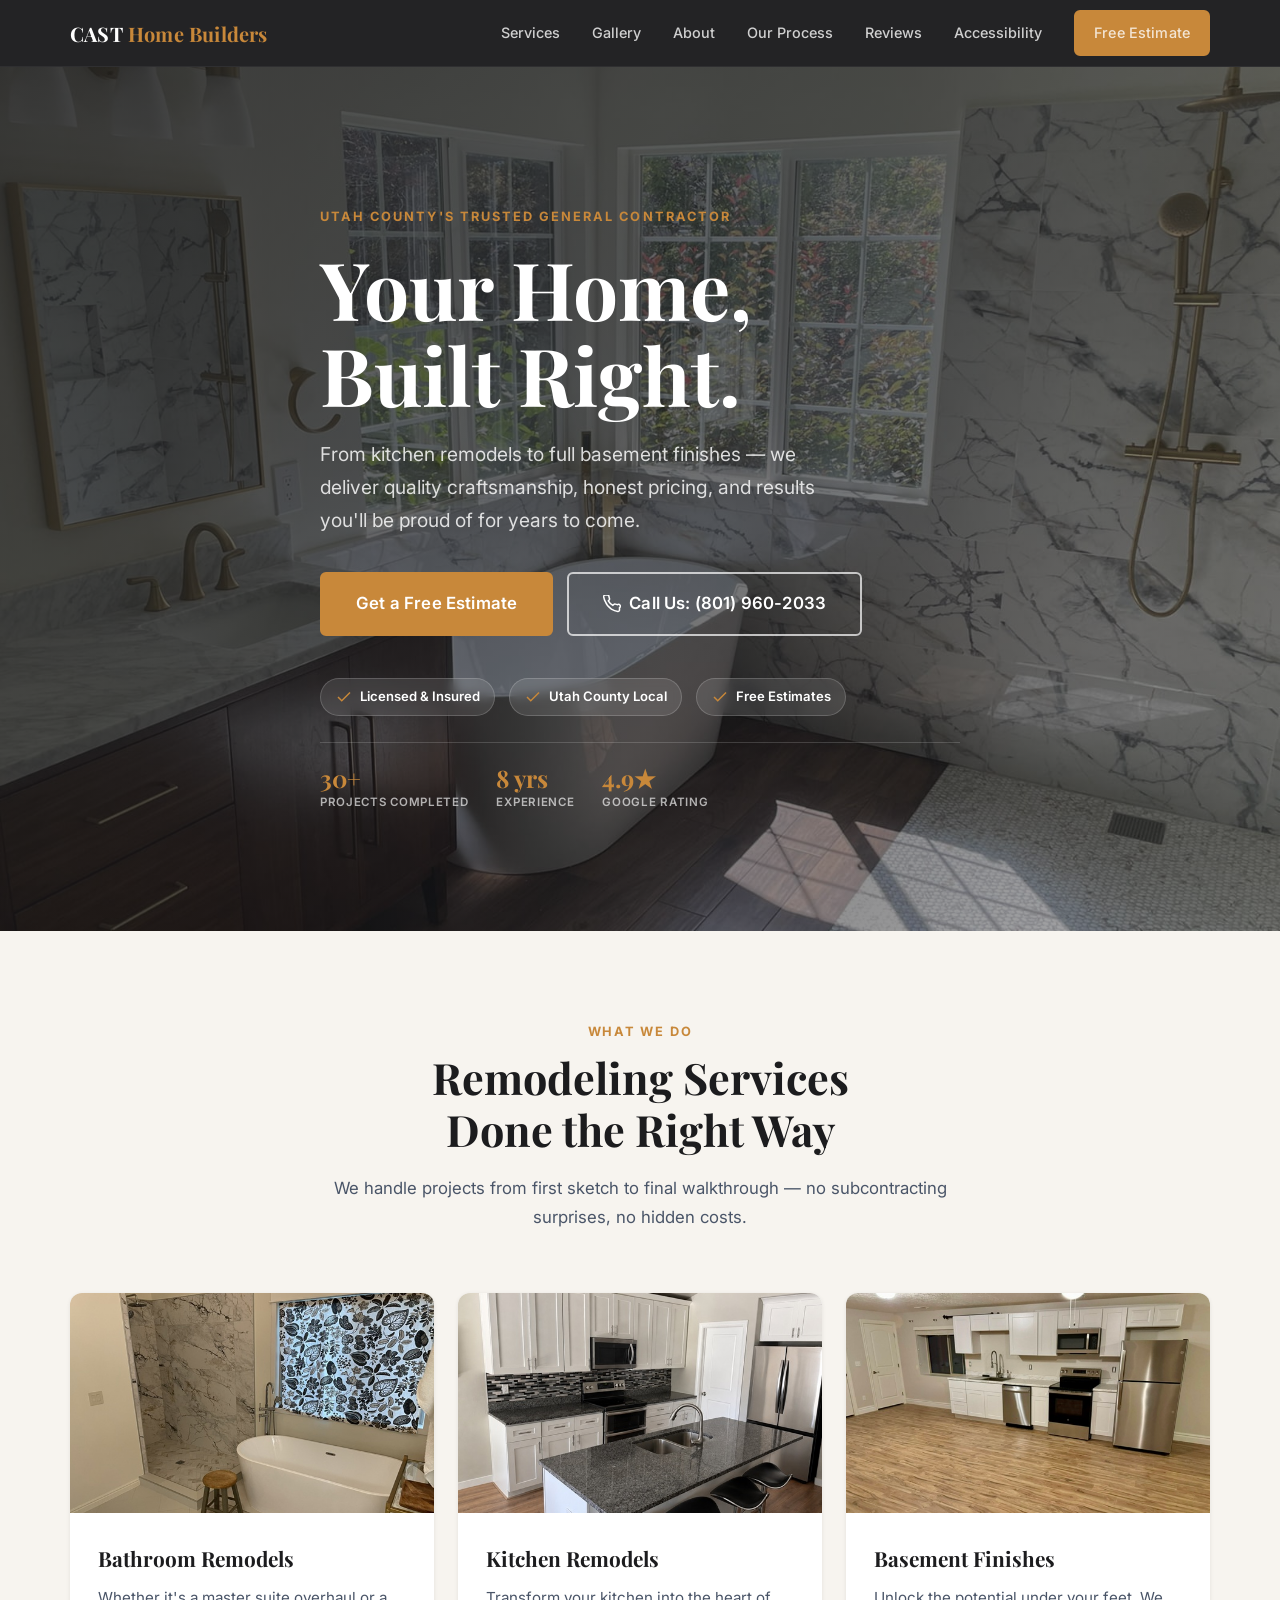
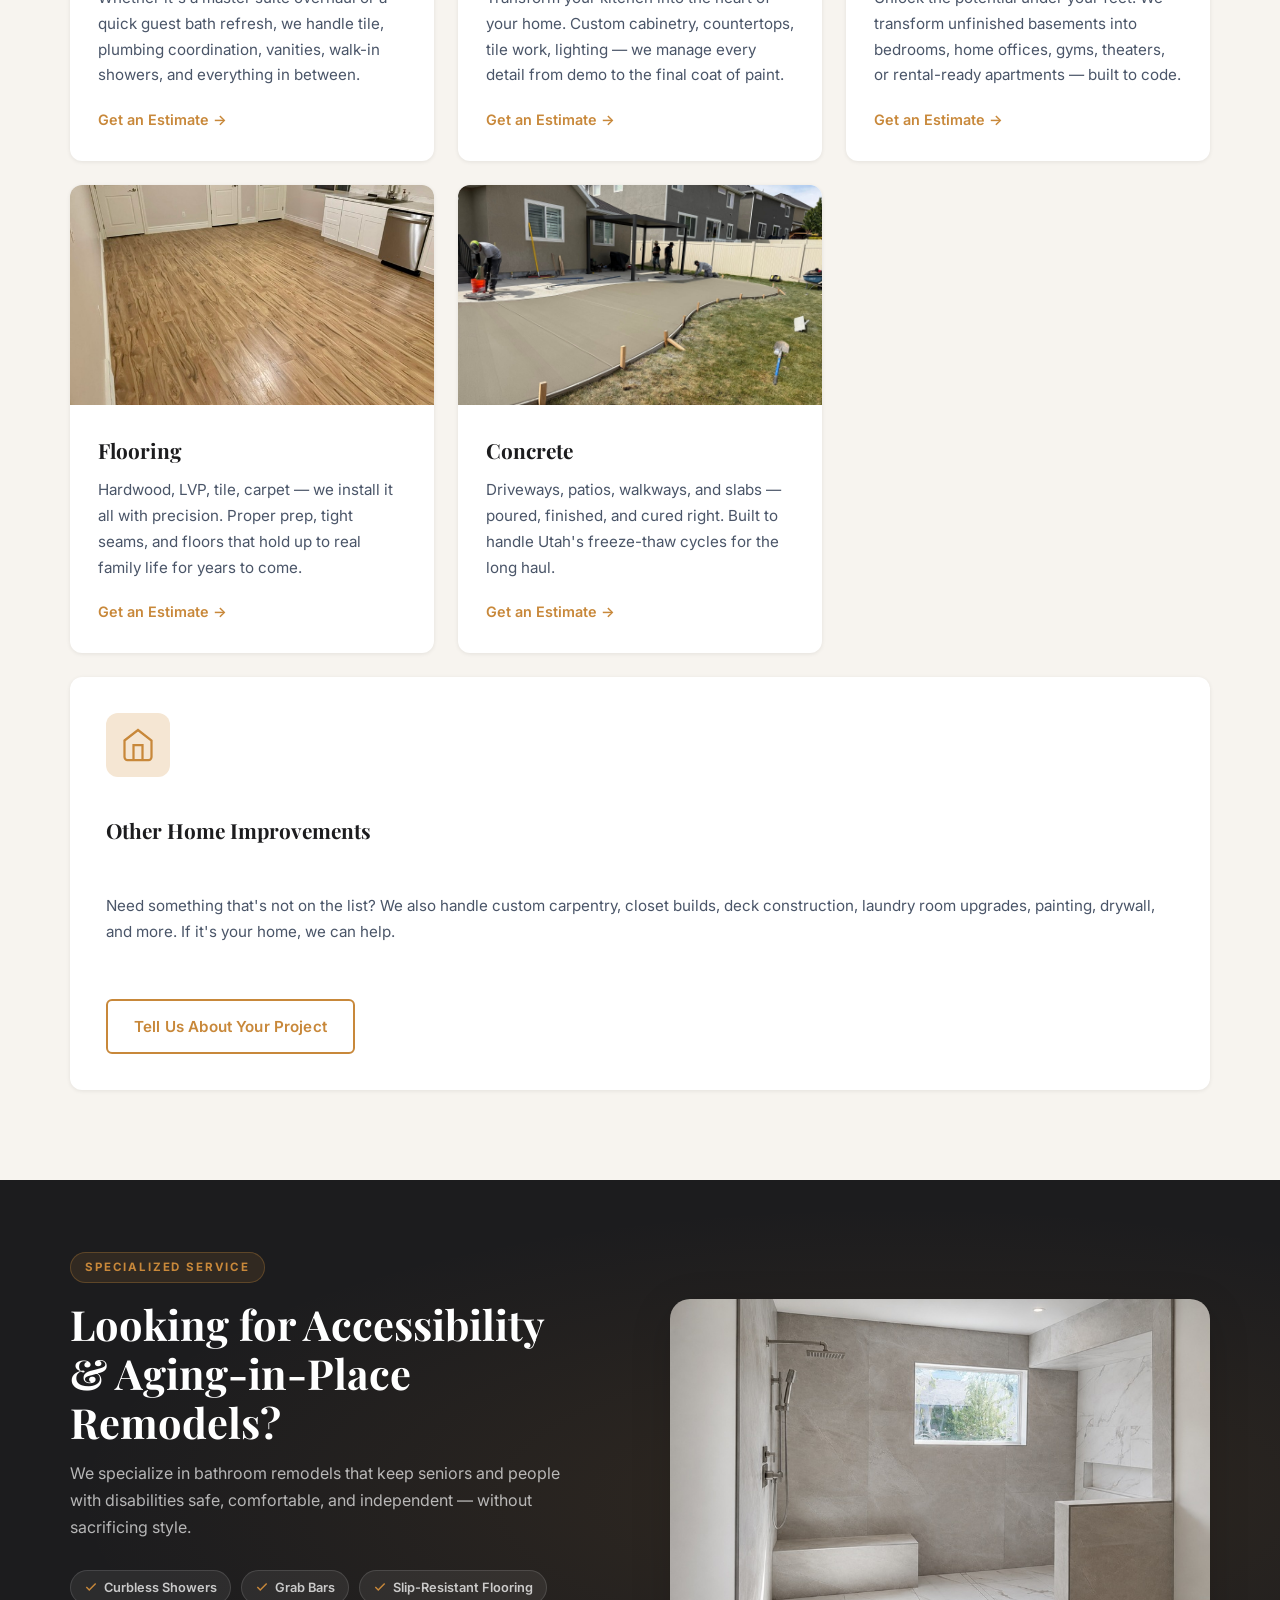
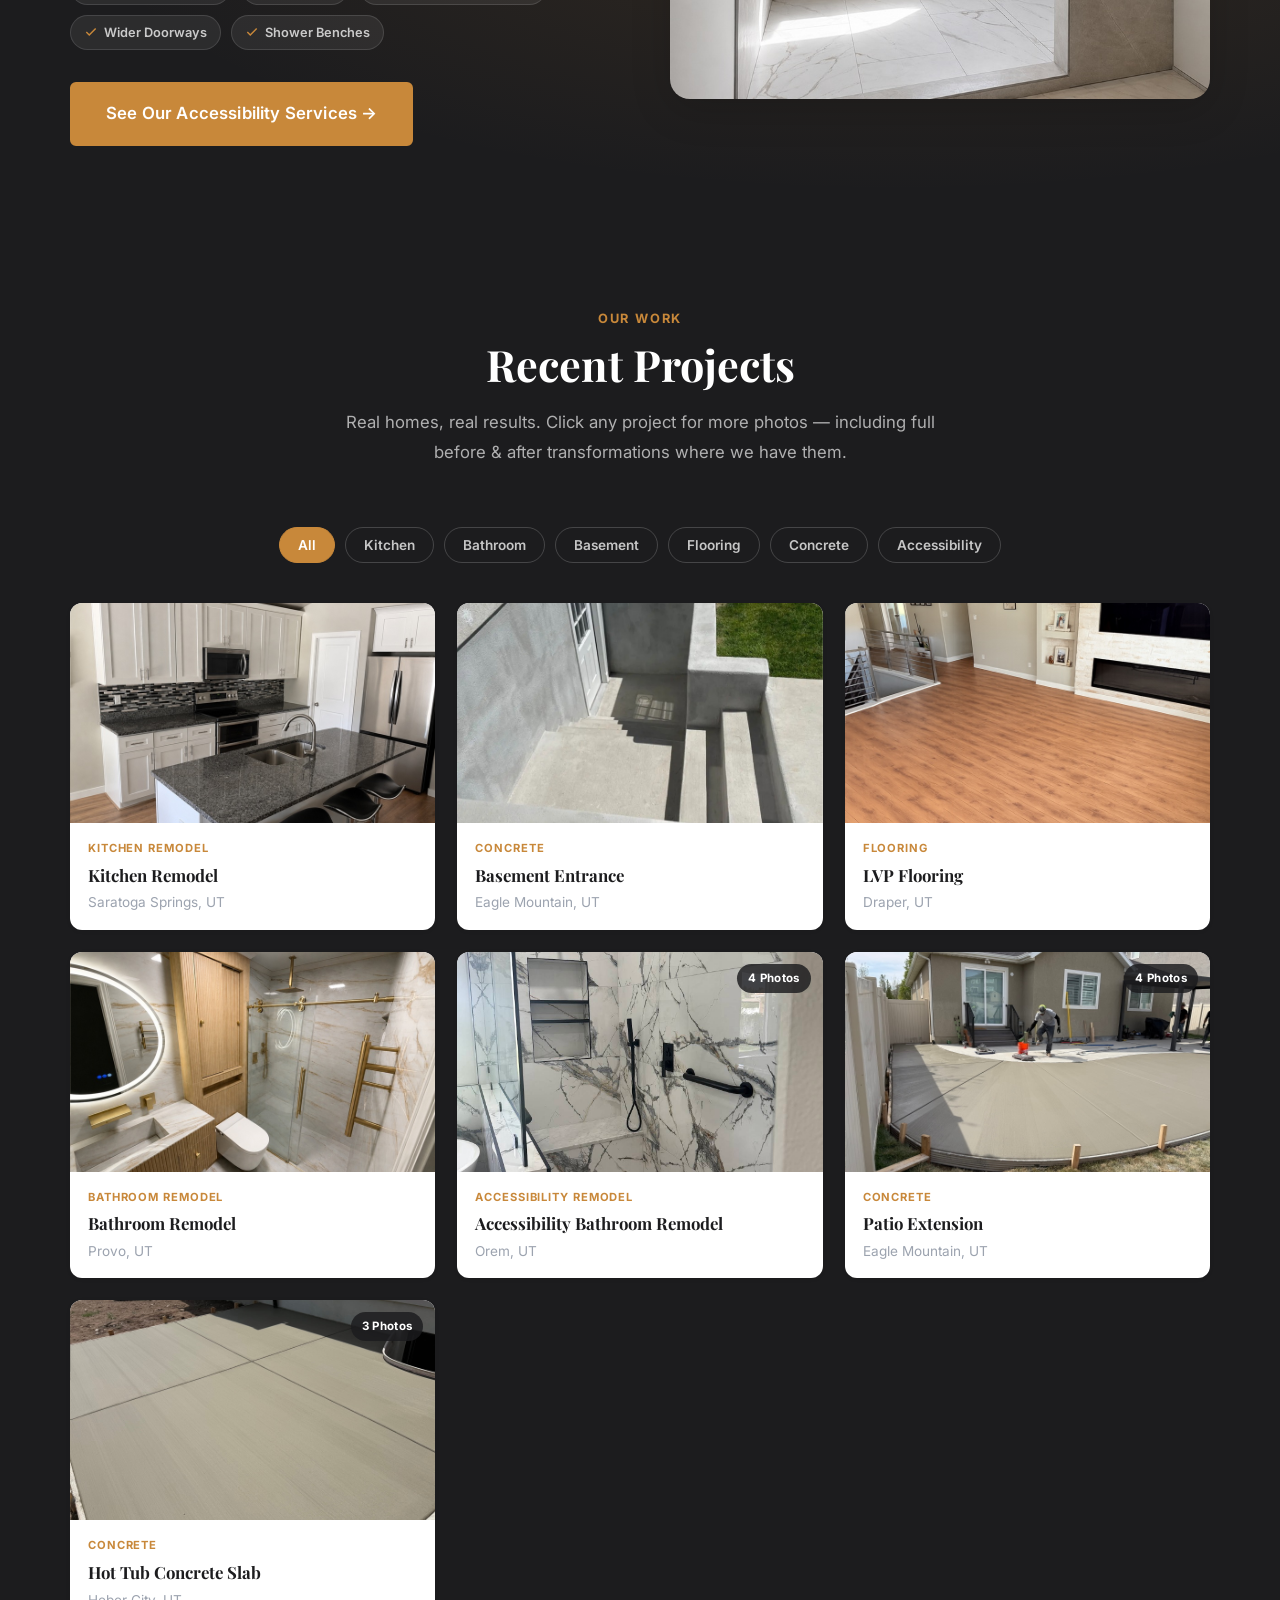
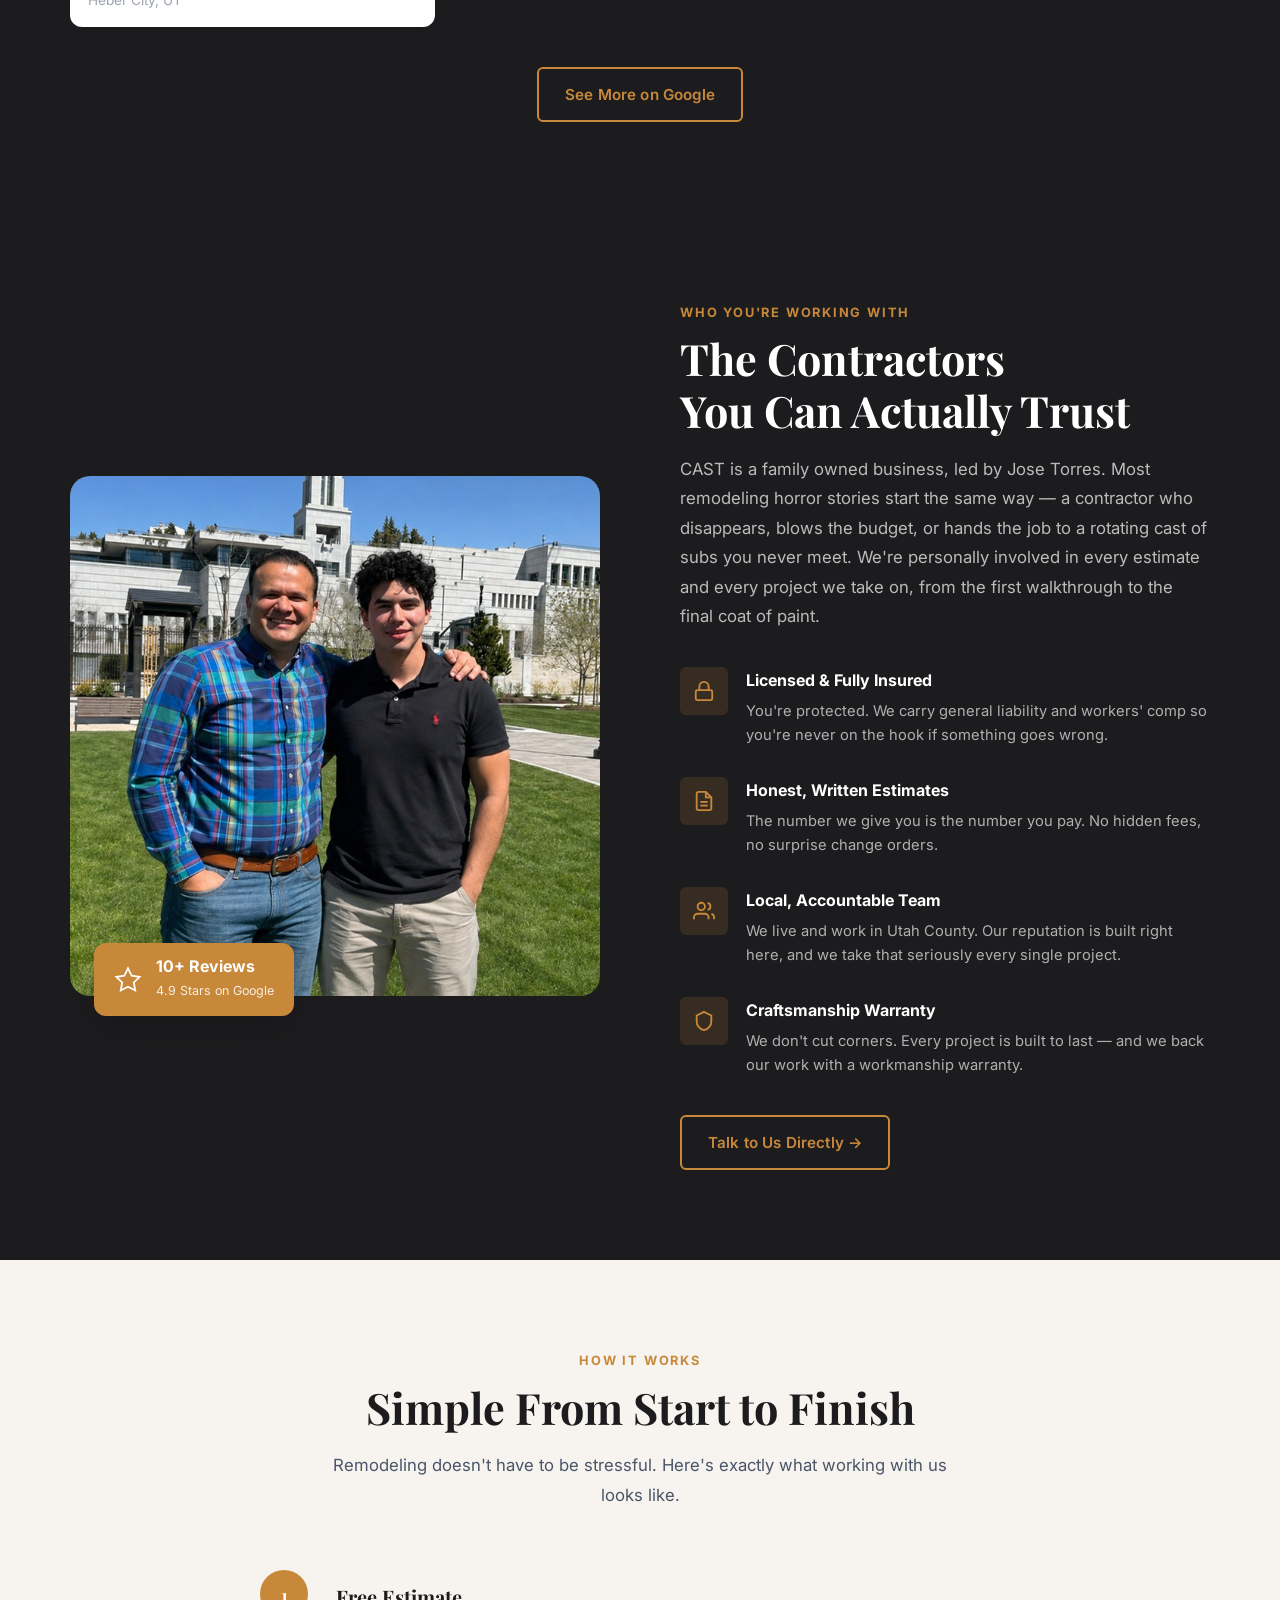
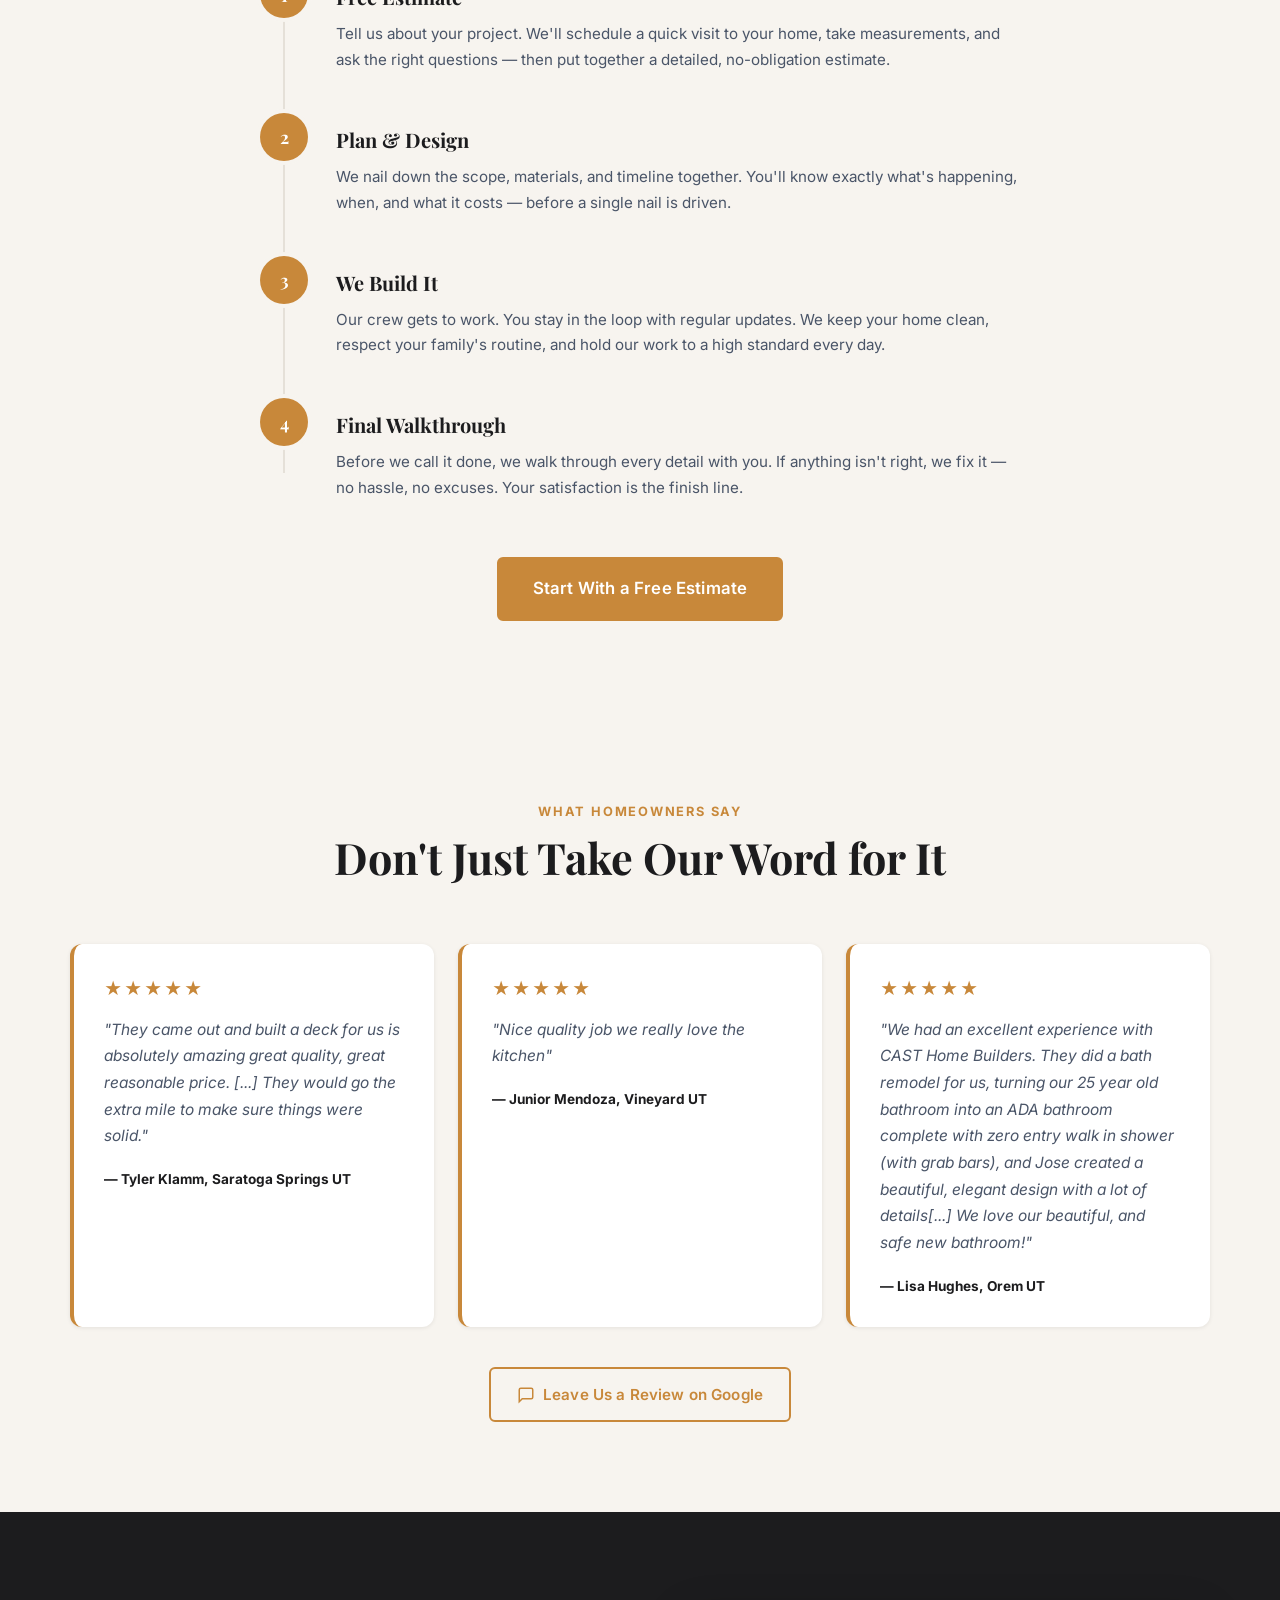
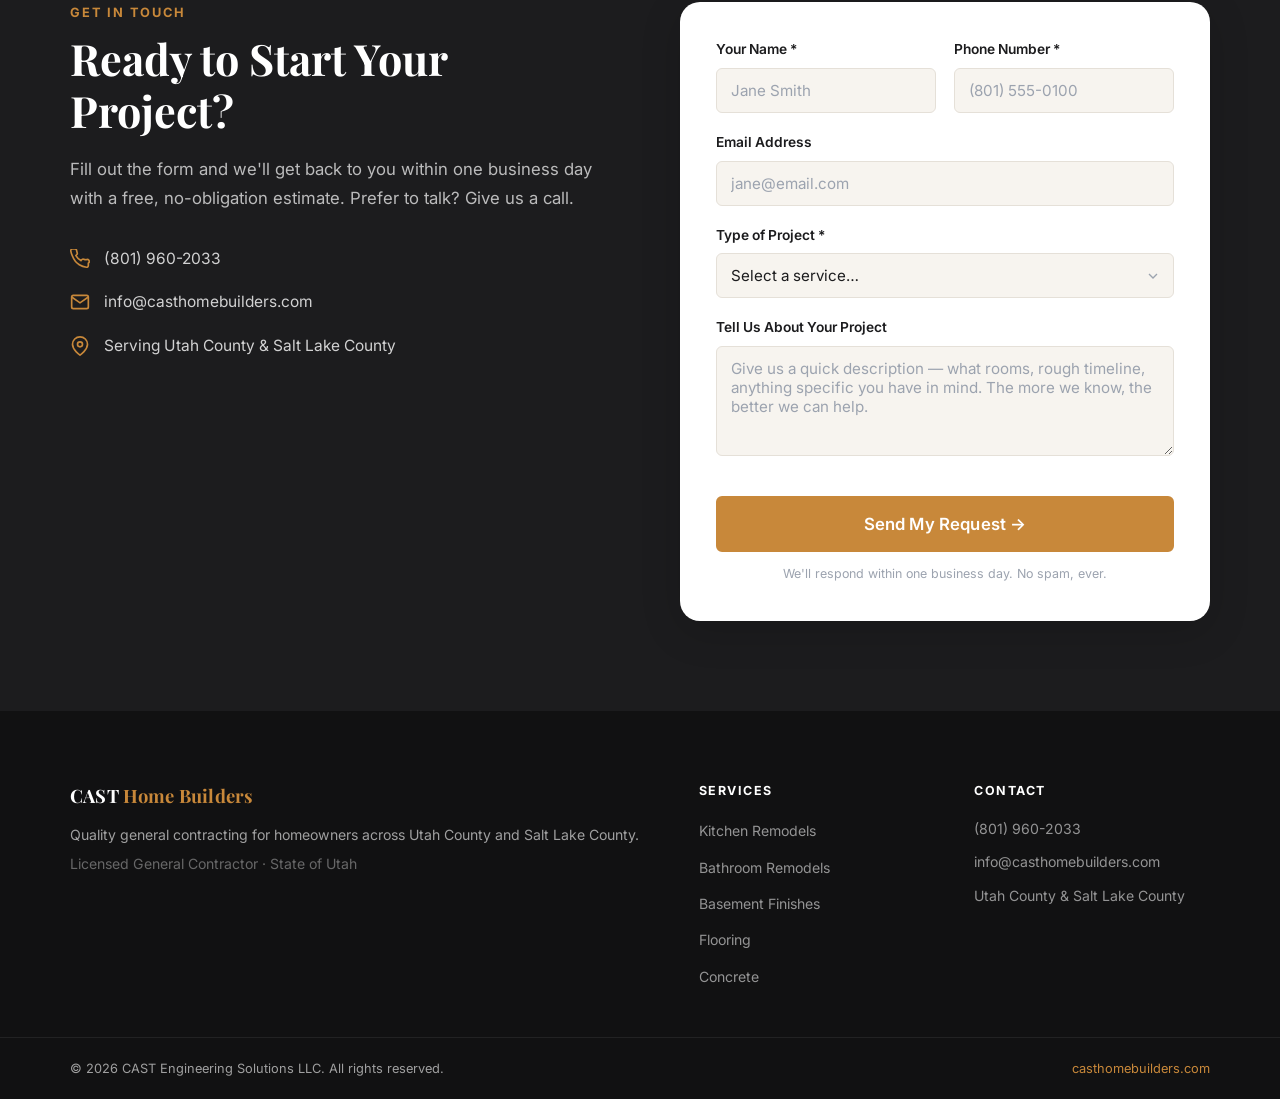
<file: index.html>
<!DOCTYPE html>
<html lang="en">
<head>
  <meta charset="UTF-8" />
  <meta name="viewport" content="width=device-width, initial-scale=1.0" />

  <!-- ═══════════════════════════════════════════════
       SEO META TAGS — update these before going live
       ═══════════════════════════════════════════════ -->
  <title>CAST Home Builders | General Contractor in Lehi, Utah</title>
  <meta name="description" content="CAST Home Builders is a trusted general contractor serving Lehi and Utah County. We specialize in kitchen remodels, bathroom remodels, basement finishes, flooring, and concrete. Get a free estimate today." />
  <meta name="keywords" content="general contractor Utah County, kitchen remodel Utah, bathroom remodel Utah, basement finish Utah, flooring contractor Utah, concrete contractor Utah, home remodel Provo, CAST Home Builders" />
  <meta name="robots" content="index, follow" />
  <link rel="canonical" href="https://casthomebuilders.com/" />

  <!-- Open Graph (for Facebook/social sharing) -->
  <meta property="og:type" content="website" />
  <meta property="og:title" content="CAST Home Builders | General Contractor in Utah County" />
  <meta property="og:description" content="Kitchen remodels, bathroom remodels, basement finishes, flooring & concrete. Trusted local contractor in Utah County. Free estimates." />
  <meta property="og:url" content="https://casthomebuilders.com/" />
  <meta property="og:image" content="https://casthomebuilders.com/images/og-image.jpg" />

  <!-- Local Business Schema (Google structured data) -->
  <script type="application/ld+json">
  {
    "@context": "https://schema.org",
    "@type": "GeneralContractor",
    "name": "CAST Home Builders",
    "description": "General contractor specializing in kitchen remodels, bathroom remodels, basement finishes, flooring, and concrete in Utah County.",
    "url": "https://casthomebuilders.com",
    "telephone": "+1-8019602033",
    "email": "info@casthomebuilders.com",
    "address": {
      "@type": "PostalAddress",
      "addressLocality": "Lehi",
      "addressRegion": "UT",
      "addressCountry": "US"
    },
    "areaServed": [
      "Utah County", "Salt Lake County", "Provo", "Orem", "Lehi", "Spanish Fork", "Springville"
    ],
    "serviceType": [
      "Kitchen Remodeling", "Bathroom Remodeling", "Basement Finishing", "Flooring Installation", "Concrete", "Home Renovation"
    ],
    "priceRange": "$$",
    "openingHours": "Mo-Fr 08:00-18:00",
    "sameAs": [
      "https://www.google.com/maps/place/?q=place_id:ChIJdb9KXd1QsRQRU_9KO5VmrkE"
    ]
  }
  </script>

  <!-- Fonts -->
  <link rel="preconnect" href="https://fonts.googleapis.com" />
  <link rel="preconnect" href="https://fonts.gstatic.com" crossorigin />
  <link href="https://fonts.googleapis.com/css2?family=Playfair+Display:wght@600;700&family=Inter:wght@400;500;600&display=swap" rel="stylesheet" />

  <link rel="stylesheet" href="css/style.css" />
  <link rel="stylesheet" href="css/accessibility.css" />
  <link rel="icon" type="image/png" href="images/favicon.png" />
</head>

<body>

  <!-- ════════════════════════════
       STICKY HEADER / NAV
       ════════════════════════════ -->
  <header class="site-header" id="site-header">
    <div class="container header-inner">
      <a href="#hero" class="logo" aria-label="CAST Home Builders home">
        <span class="logo-text">CAST <span class="logo-accent">Home Builders</span></span>
      </a>

      <nav class="nav-desktop" aria-label="Main navigation">
        <a href="#services">Services</a>
        <a href="#gallery">Gallery</a>
        <a href="#why-us">About</a>
        <a href="#process">Our Process</a>
        <a href="#reviews">Reviews</a>
        <a href="accessibility.html">Accessibility</a>
        <a href="#contact" class="btn btn-primary btn-sm">Free Estimate</a>
      </nav>

      <button class="nav-toggle" id="nav-toggle" aria-label="Open menu" aria-expanded="false">
        <span></span><span></span><span></span>
      </button>
    </div>

    <!-- Mobile nav drawer -->
    <nav class="nav-mobile" id="nav-mobile" aria-label="Mobile navigation" hidden>
      <a href="#services" class="nav-mobile-link">Services</a>
      <a href="#gallery" class="nav-mobile-link">Gallery</a>
      <a href="#why-us" class="nav-mobile-link">About</a>
      <a href="#process" class="nav-mobile-link">Our Process</a>
      <a href="#reviews" class="nav-mobile-link">Reviews</a>
      <a href="accessibility.html" class="nav-mobile-link">Accessibility</a>
      <a href="#contact" class="nav-mobile-link btn btn-primary">Get a Free Estimate</a>
    </nav>
  </header>

  <main>

    <!-- ════════════════════════════
         HERO SECTION
         (trust badges + stats folded in — no separate stats section)
         ════════════════════════════ -->
    <section class="hero" id="hero">
      <!-- PLACEHOLDER: Replace with a high-quality photo of a finished kitchen/bathroom remodel.
           Recommended size: 1920x1080px. Save as images/hero-bg.jpg -->
      <div class="hero-bg" style="background-image: url('images/hero-bg.jpg');" role="img" aria-label="Beautiful finished kitchen remodel"></div>
      <div class="hero-overlay"></div>

      <div class="container hero-content">
        <p class="hero-eyebrow">Utah County's Trusted General Contractor</p>
        <h1 class="hero-headline">Your Home,<br>Built Right.</h1>
        <p class="hero-sub">From kitchen remodels to full basement finishes — we deliver quality craftsmanship, honest pricing, and results you'll be proud of for years to come.</p>
        <div class="hero-actions">
          <a href="#contact" class="btn btn-primary btn-lg">Get a Free Estimate</a>
          <a href="tel:+18019602033" class="btn btn-outline btn-lg">
            <svg width="18" height="18" viewBox="0 0 24 24" fill="none" stroke="currentColor" stroke-width="2" aria-hidden="true"><path d="M22 16.92v3a2 2 0 01-2.18 2 19.79 19.79 0 01-8.63-3.07A19.5 19.5 0 013.07 8.81 19.79 19.79 0 01.91 2.18 2 2 0 012.92 0h3a2 2 0 012 1.72c.127.96.361 1.903.7 2.81a2 2 0 01-.45 2.11L7.09 7.91a16 16 0 006 6l1.27-1.27a2 2 0 012.11-.45c.907.339 1.85.573 2.81.7A2 2 0 0122 16.92z"/></svg>
            Call Us: (801) 960-2033
          </a>
        </div>
        <div class="hero-badges">
          <div class="badge">
            <svg width="18" height="18" viewBox="0 0 24 24" fill="none" stroke="currentColor" stroke-width="2" aria-hidden="true"><polyline points="20 6 9 17 4 12"/></svg>
            Licensed & Insured
          </div>
          <div class="badge">
            <svg width="18" height="18" viewBox="0 0 24 24" fill="none" stroke="currentColor" stroke-width="2" aria-hidden="true"><polyline points="20 6 9 17 4 12"/></svg>
            Utah County Local
          </div>
          <div class="badge">
            <svg width="18" height="18" viewBox="0 0 24 24" fill="none" stroke="currentColor" stroke-width="2" aria-hidden="true"><polyline points="20 6 9 17 4 12"/></svg>
            Free Estimates
          </div>
        </div>
        <div class="hero-stats">
          <div class="hero-stat"><span class="hero-stat-num">30+</span><span class="hero-stat-label">Projects Completed</span></div>
          <div class="hero-stat"><span class="hero-stat-num">8 yrs</span><span class="hero-stat-label">Experience</span></div>
          <div class="hero-stat"><span class="hero-stat-num">4.9&#9733;</span><span class="hero-stat-label">Google Rating</span></div>
        </div>
      </div>
    </section>

    <!-- ════════════════════════════
         SERVICES SECTION
         ════════════════════════════ -->
    <section class="section services" id="services">
      <div class="container">
        <div class="section-header">
          <p class="section-eyebrow">What We Do</p>
          <h2 class="section-title">Remodeling Services<br>Done the Right Way</h2>
          <p class="section-desc">We handle projects from first sketch to final walkthrough — no subcontracting surprises, no hidden costs.</p>
        </div>

        <div class="services-grid">

          <article class="service-card">
            <!-- PLACEHOLDER: 600x400px photo of a bathroom remodel. Save as images/service-bathroom.jpg -->
            <div class="service-img" style="background-image: url('images/service-bathroom.jpg');" role="img" aria-label="Bathroom remodel example"></div>
            <div class="service-body">
              <h3>Bathroom Remodels</h3>
              <p>Whether it's a master suite overhaul or a quick guest bath refresh, we handle tile, plumbing coordination, vanities, walk-in showers, and everything in between.</p>
              <a href="#contact" class="service-link">Get an Estimate →</a>
            </div>
          </article>

          <article class="service-card">
            <!-- PLACEHOLDER: 600x400px photo of a kitchen remodel. Save as images/service-kitchen.jpg -->
            <div class="service-img" style="background-image: url('images/service-kitchen.jpg');" role="img" aria-label="Kitchen remodel example"></div>
            <div class="service-body">
              <h3>Kitchen Remodels</h3>
              <p>Transform your kitchen into the heart of your home. Custom cabinetry, countertops, tile work, lighting — we manage every detail from demo to the final coat of paint.</p>
              <a href="#contact" class="service-link">Get an Estimate →</a>
            </div>
          </article>

          <article class="service-card">
            <!-- PLACEHOLDER: 600x400px photo of a basement finish. Save as images/service-basement.jpg -->
            <div class="service-img" style="background-image: url('images/service-basement.jpg');" role="img" aria-label="Basement finish example"></div>
            <div class="service-body">
              <h3>Basement Finishes</h3>
              <p>Unlock the potential under your feet. We transform unfinished basements into bedrooms, home offices, gyms, theaters, or rental-ready apartments — built to code.</p>
              <a href="#contact" class="service-link">Get an Estimate →</a>
            </div>
          </article>

          <article class="service-card">
            <!-- PLACEHOLDER: 600x400px photo of flooring. Save as images/service-flooring.jpg -->
            <div class="service-img" style="background-image: url('images/service-flooring.jpg');" role="img" aria-label="Flooring installation example"></div>
            <div class="service-body">
              <h3>Flooring</h3>
              <p>Hardwood, LVP, tile, carpet — we install it all with precision. Proper prep, tight seams, and floors that hold up to real family life for years to come.</p>
              <a href="#contact" class="service-link">Get an Estimate →</a>
            </div>
          </article>

          <article class="service-card">
            <div class="service-img" style="background-image: url('images/concrete/patio_3.jpg');" role="img" aria-label="Concrete patio example"></div>
            <div class="service-body">
              <h3>Concrete</h3>
              <p>Driveways, patios, walkways, and slabs — poured, finished, and cured right. Built to handle Utah's freeze-thaw cycles for the long haul.</p>
              <a href="#contact" class="service-link">Get an Estimate →</a>
            </div>
          </article>

          <article class="service-card service-card--wide">
            <div class="service-body service-body--wide">
              <div class="misc-icon" aria-hidden="true">
                <svg width="36" height="36" viewBox="0 0 24 24" fill="none" stroke="currentColor" stroke-width="1.5"><path d="M3 9l9-7 9 7v11a2 2 0 01-2 2H5a2 2 0 01-2-2z"/><polyline points="9 22 9 12 15 12 15 22"/></svg>
              </div>
              <h3>Other Home Improvements</h3>
              <p>Need something that's not on the list? We also handle custom carpentry, closet builds, deck construction, laundry room upgrades, painting, drywall, and more. If it's your home, we can help.</p>
              <a href="#contact" class="btn btn-secondary">Tell Us About Your Project</a>
            </div>
          </article>

        </div>
      </div>
    </section>

    <!-- ════════════════════════════
         ACCESIBILITY SECTION — unchanged, as instructed
         ════════════════════════════ -->
    <section class="acc-banner" aria-label="Accessibility remodeling services">
      <div class="container acc-banner-inner">

        <div class="acc-banner-text">
          <span class="acc-banner-label">Specialized Service</span>
          <h2 class="acc-banner-headline">Looking for Accessibility<br>& Aging-in-Place Remodels?</h2>
          <p class="acc-banner-sub">We specialize in bathroom remodels that keep seniors and people with disabilities safe, comfortable, and independent — without sacrificing style.</p>

          <div class="acc-banner-features">
            <span class="acc-banner-tag">
              <svg width="14" height="14" viewBox="0 0 24 24" fill="none" stroke="currentColor" stroke-width="2.5" aria-hidden="true"><polyline points="20 6 9 17 4 12"/></svg>
              Curbless Showers
            </span>
            <span class="acc-banner-tag">
              <svg width="14" height="14" viewBox="0 0 24 24" fill="none" stroke="currentColor" stroke-width="2.5" aria-hidden="true"><polyline points="20 6 9 17 4 12"/></svg>
              Grab Bars
            </span>
            <span class="acc-banner-tag">
              <svg width="14" height="14" viewBox="0 0 24 24" fill="none" stroke="currentColor" stroke-width="2.5" aria-hidden="true"><polyline points="20 6 9 17 4 12"/></svg>
              Slip-Resistant Flooring
            </span>
            <span class="acc-banner-tag">
              <svg width="14" height="14" viewBox="0 0 24 24" fill="none" stroke="currentColor" stroke-width="2.5" aria-hidden="true"><polyline points="20 6 9 17 4 12"/></svg>
              Wider Doorways
            </span>
            <span class="acc-banner-tag">
              <svg width="14" height="14" viewBox="0 0 24 24" fill="none" stroke="currentColor" stroke-width="2.5" aria-hidden="true"><polyline points="20 6 9 17 4 12"/></svg>
              Shower Benches
            </span>
          </div>

          <a href="accessibility.html" class="btn btn-primary btn-lg">
            See Our Accessibility Services →
          </a>
        </div>

        <!-- DONE: A beautiful accessibility bathroom photo — curbless shower or clean modern
            accessible bathroom. Save as images/acc-banner.jpg (800x600px recommended) -->
        <div class="acc-banner-img" style="background-image: url('images/acc-banner.jpg');" role="img" aria-label="Modern accessible bathroom remodel"></div>

      </div>
    </section>

    <!-- ════════════════════════════
         GALLERY SECTION (v2)
         Filterable, adaptive gallery. Each project in the PROJECTS
         array (in js/main.js) can be:
           - a single photo            (images: ['images/x.jpg'])
           - a multi-photo carousel    (images: ['images/x1.jpg', 'images/x2.jpg', ...])
           - a before/after comparison (type: 'beforeafter', before: '...', after: '...')
         Add real photos by editing that array — no HTML changes needed.
         ════════════════════════════ -->
    <section class="section gallery-section" id="gallery">
      <div class="container">
        <div class="section-header">
          <p class="section-eyebrow">Our Work</p>
          <h2 class="section-title">Recent Projects</h2>
          <p class="section-desc">Real homes, real results. Click any project for more photos — including full before &amp; after transformations where we have them.</p>
        </div>

        <div class="gallery-filters" id="gallery-filters">
          <button class="filter-pill active" data-filter="all">All</button>
          <button class="filter-pill" data-filter="kitchen">Kitchen</button>
          <button class="filter-pill" data-filter="bathroom">Bathroom</button>
          <button class="filter-pill" data-filter="basement">Basement</button>
          <button class="filter-pill" data-filter="flooring">Flooring</button>
          <button class="filter-pill" data-filter="concrete">Concrete</button>
          <button class="filter-pill" data-filter="accessibility">Accessibility</button>
        </div>

        <div class="gallery-grid-v2" id="gallery-grid"></div>
        <p class="gallery-empty" id="gallery-empty" hidden>No projects in this category yet — check back soon, or give us a call to see examples.</p>

        <div class="gallery-cta">
          <a href="https://g.page/r/CVP_SjuVZq5BEBM/review" target="_blank" rel="noopener" class="btn btn-secondary">See More on Google</a>
        </div>
      </div>
    </section>

    <!-- LIGHTBOX (populated by js/main.js) -->
    <div class="lightbox-overlay" id="lightbox">
      <div class="lightbox-content">
        <div class="lightbox-media" id="lightbox-media">
          <div class="lightbox-close" id="lightbox-close">&times;</div>
        </div>
        <div class="lightbox-caption">
          <p class="gcard-cat" id="lightbox-cat"></p>
          <h3 id="lightbox-title"></h3>
          <p id="lightbox-loc"></p>
        </div>
      </div>
    </div>

    <!-- ════════════════════════════
         ABOUT SECTION
         (Why Us + Meet Owner + Our Promise merged into one section,
         with duplicate trust claims deduped down to 4 bullets.
         Replace bracketed placeholders with the real owner name/photo.)
         ════════════════════════════ -->
    <section class="section why-us" id="why-us">
      <div class="container why-us-inner">
        <div class="why-us-img-wrap">
          <!-- PLACEHOLDER: 700x800px portrait photo of the owner.
               Save as images/owner.jpg -->
          <div class="why-us-img" style="background-image: url('images/owner.jpg');" role="img" aria-label="[OWNER NAME], owner of CAST Home Builders"></div>
          <div class="why-us-badge">
            <svg width="28" height="28" viewBox="0 0 24 24" fill="none" stroke="currentColor" stroke-width="1.5" aria-hidden="true"><path d="M12 2l3.09 6.26L22 9.27l-5 4.87 1.18 6.88L12 17.77l-6.18 3.25L7 14.14 2 9.27l6.91-1.01L12 2z"/></svg>
            <div>
              <strong>10+ Reviews</strong>
              <span>4.9 Stars on Google</span>
            </div>
          </div>
        </div>
        <div class="why-us-text">
          <p class="section-eyebrow">Who You're Working With</p>
          <h2 class="section-title">The Contractors<br>You Can Actually Trust</h2>
          <p class="section-desc">CAST is a family owned business, led by Jose Torres. Most remodeling horror stories start the same way — a contractor who disappears, blows the budget, or hands the job to a rotating cast of subs you never meet. We're personally involved in every estimate and every project we take on, from the first walkthrough to the final coat of paint.</p>

          <ul class="why-list">
            <li>
              <div class="why-icon" aria-hidden="true">
                <svg width="22" height="22" viewBox="0 0 24 24" fill="none" stroke="currentColor" stroke-width="2"><rect x="3" y="11" width="18" height="11" rx="2" ry="2"/><path d="M7 11V7a5 5 0 0 1 10 0v4"/></svg>
              </div>
              <div>
                <strong>Licensed & Fully Insured</strong>
                <p>You're protected. We carry general liability and workers' comp so you're never on the hook if something goes wrong.</p>
              </div>
            </li>
            <li>
              <div class="why-icon" aria-hidden="true">
                <svg width="22" height="22" viewBox="0 0 24 24" fill="none" stroke="currentColor" stroke-width="2"><path d="M14 2H6a2 2 0 00-2 2v16a2 2 0 002 2h12a2 2 0 002-2V8z"/><polyline points="14 2 14 8 20 8"/><line x1="16" y1="13" x2="8" y2="13"/><line x1="16" y1="17" x2="8" y2="17"/></svg>
              </div>
              <div>
                <strong>Honest, Written Estimates</strong>
                <p>The number we give you is the number you pay. No hidden fees, no surprise change orders.</p>
              </div>
            </li>
            <li>
              <div class="why-icon" aria-hidden="true">
                <svg width="22" height="22" viewBox="0 0 24 24" fill="none" stroke="currentColor" stroke-width="2"><path d="M17 21v-2a4 4 0 00-4-4H5a4 4 0 00-4 4v2"/><circle cx="9" cy="7" r="4"/><path d="M23 21v-2a4 4 0 00-3-3.87"/><path d="M16 3.13a4 4 0 010 7.75"/></svg>
              </div>
              <div>
                <strong>Local, Accountable Team</strong>
                <p>We live and work in Utah County. Our reputation is built right here, and we take that seriously every single project.</p>
              </div>
            </li>
            <li>
              <div class="why-icon" aria-hidden="true">
                <svg width="22" height="22" viewBox="0 0 24 24" fill="none" stroke="currentColor" stroke-width="2"><path d="M12 2l8 4v6c0 5-3.4 8.7-8 10-4.6-1.3-8-5-8-10V6z"/></svg>
              </div>
              <div>
                <strong>Craftsmanship Warranty</strong>
                <p>We don't cut corners. Every project is built to last — and we back our work with a workmanship warranty.</p>
              </div>
            </li>
          </ul>

          <p class="meet-owner-signoff">— [OWNER NAME], Owner &amp; General Contractor</p>
          <a href="#contact" class="btn btn-secondary">Talk to Us Directly →</a>
        </div>
      </div>
    </section>

    <!-- ════════════════════════════
         PROCESS SECTION
         ════════════════════════════ -->
    <section class="section process" id="process">
      <div class="container">
        <div class="section-header">
          <p class="section-eyebrow">How It Works</p>
          <h2 class="section-title">Simple From Start to Finish</h2>
          <p class="section-desc">Remodeling doesn't have to be stressful. Here's exactly what working with us looks like.</p>
        </div>

        <ol class="process-steps" role="list">
          <li class="process-step">
            <div class="step-number" aria-hidden="true">1</div>
            <div class="step-content">
              <h3>Free Estimate</h3>
              <p>Tell us about your project. We'll schedule a quick visit to your home, take measurements, and ask the right questions — then put together a detailed, no-obligation estimate.</p>
            </div>
          </li>
          <li class="process-step">
            <div class="step-number" aria-hidden="true">2</div>
            <div class="step-content">
              <h3>Plan & Design</h3>
              <p>We nail down the scope, materials, and timeline together. You'll know exactly what's happening, when, and what it costs — before a single nail is driven.</p>
            </div>
          </li>
          <li class="process-step">
            <div class="step-number" aria-hidden="true">3</div>
            <div class="step-content">
              <h3>We Build It</h3>
              <p>Our crew gets to work. You stay in the loop with regular updates. We keep your home clean, respect your family's routine, and hold our work to a high standard every day.</p>
            </div>
          </li>
          <li class="process-step">
            <div class="step-number" aria-hidden="true">4</div>
            <div class="step-content">
              <h3>Final Walkthrough</h3>
              <p>Before we call it done, we walk through every detail with you. If anything isn't right, we fix it — no hassle, no excuses. Your satisfaction is the finish line.</p>
            </div>
          </li>
        </ol>

        <div class="process-cta">
          <a href="#contact" class="btn btn-primary btn-lg">Start With a Free Estimate</a>
        </div>
      </div>
    </section>

    <!-- ════════════════════════════
         REVIEWS SECTION
         ════════════════════════════ -->
    <section class="section reviews" id="reviews">
      <div class="container">
        <div class="section-header">
          <p class="section-eyebrow">What Homeowners Say</p>
          <h2 class="section-title">Don't Just Take Our Word for It</h2>
        </div>

        <div class="reviews-grid">
          <!-- PLACEHOLDER: Replace with real Google reviews. Copy name, stars, and review text. -->
          <article class="review-card">
            <div class="review-stars" aria-label="5 out of 5 stars">★★★★★</div>
            <blockquote>"They came out and built a deck for us is absolutely amazing great quality, great reasonable price. [...] 
              They would go the extra mile to make sure things were solid."</blockquote>
            <footer class="review-author">— Tyler Klamm, Saratoga Springs UT</footer>
          </article>

          <article class="review-card">
            <div class="review-stars" aria-label="5 out of 5 stars">★★★★★</div>
            <blockquote>"Nice quality job we really love the kitchen"</blockquote>
            <footer class="review-author">— Junior Mendoza, Vineyard UT</footer>
          </article>

          <article class="review-card">
            <div class="review-stars" aria-label="5 out of 5 stars">★★★★★</div>
            <blockquote>"We had an excellent experience with CAST Home Builders. They did a bath remodel for us, turning our 25 year old bathroom into an ADA bathroom complete with zero entry walk in shower (with grab bars), and Jose created a beautiful, elegant design with a lot of details[...] We love our beautiful, and safe new bathroom!"</blockquote>
            <footer class="review-author">— Lisa Hughes, Orem UT</footer>
          </article>

        </div>

        <div class="reviews-cta">
          <a href="https://g.page/r/CVP_SjuVZq5BEBM/review" target="_blank" rel="noopener" class="btn btn-secondary">
            <svg width="18" height="18" viewBox="0 0 24 24" fill="none" stroke="currentColor" stroke-width="2" aria-hidden="true"><path d="M21 15a2 2 0 01-2 2H7l-4 4V5a2 2 0 012-2h14a2 2 0 012 2z"/></svg>
            Leave Us a Review on Google
          </a>
        </div>
      </div>
    </section>

    <!-- ════════════════════════════
         CONTACT / ESTIMATE FORM
         ════════════════════════════ -->
    <section class="section contact" id="contact">
      <div class="container">
        <div class="contact-inner">
          <div class="contact-text">
            <p class="section-eyebrow">Get in Touch</p>
            <h2 class="section-title">Ready to Start Your Project?</h2>
            <p class="section-desc">Fill out the form and we'll get back to you within one business day with a free, no-obligation estimate. Prefer to talk? Give us a call.</p>

            <ul class="contact-details">
              <li>
                <svg width="20" height="20" viewBox="0 0 24 24" fill="none" stroke="currentColor" stroke-width="2" aria-hidden="true"><path d="M22 16.92v3a2 2 0 01-2.18 2 19.79 19.79 0 01-8.63-3.07A19.5 19.5 0 013.07 8.81 19.79 19.79 0 01.91 2.18 2 2 0 012.92 0h3a2 2 0 012 1.72c.127.96.361 1.903.7 2.81a2 2 0 01-.45 2.11L7.09 7.91a16 16 0 006 6l1.27-1.27a2 2 0 012.11-.45c.907.339 1.85.573 2.81.7A2 2 0 0122 16.92z"/></svg>
                <a href="tel:+18019602033">(801) 960-2033</a>
              </li>
              <li>
                <svg width="20" height="20" viewBox="0 0 24 24" fill="none" stroke="currentColor" stroke-width="2" aria-hidden="true"><path d="M4 4h16c1.1 0 2 .9 2 2v12c0 1.1-.9 2-2 2H4c-1.1 0-2-.9-2-2V6c0-1.1.9-2 2-2z"/><polyline points="22,6 12,13 2,6"/></svg>
                <a href="mailto:info@casthomebuilders.com">info@casthomebuilders.com</a>
              </li>
              <li>
                <svg width="20" height="20" viewBox="0 0 24 24" fill="none" stroke="currentColor" stroke-width="2" aria-hidden="true"><path d="M21 10c0 7-9 13-9 13s-9-6-9-13a9 9 0 0118 0z"/><circle cx="12" cy="10" r="3"/></svg>
                <span>Serving Utah County & Salt Lake County</span>
              </li>
            </ul>
          </div>

          <div class="contact-form-wrap">
            <form class="contact-form" id="contact-form" action="https://formspree.io/f/mojzznjj" method="POST" novalidate>
              <div class="form-row">
                <div class="form-group">
                  <label for="name">Your Name *</label>
                  <input type="text" id="name" name="name" placeholder="Jane Smith" required autocomplete="name" />
                </div>
                <div class="form-group">
                  <label for="phone">Phone Number *</label>
                  <input type="tel" id="phone" name="phone" placeholder="(801) 555-0100" required autocomplete="tel" />
                </div>
              </div>

              <div class="form-group">
                <label for="email">Email Address</label>
                <input type="email" id="email" name="email" placeholder="jane@email.com" autocomplete="email" />
              </div>

              <div class="form-group">
                <label for="service">Type of Project *</label>
                <select id="service" name="service" required>
                  <option value="" disabled selected>Select a service…</option>
                  <option value="kitchen">Kitchen Remodel</option>
                  <option value="bathroom">Bathroom Remodel</option>
                  <option value="basement">Basement Finish</option>
                  <option value="flooring">Flooring</option>
                  <option value="concrete">Concrete</option>
                  <option value="other">Other / Not Sure Yet</option>
                </select>
              </div>

              <div class="form-group">
                <label for="message">Tell Us About Your Project</label>
                <textarea id="message" name="message" rows="4" placeholder="Give us a quick description — what rooms, rough timeline, anything specific you have in mind. The more we know, the better we can help."></textarea>
              </div>

              <button type="submit" class="btn btn-primary btn-lg btn-full">Send My Request →</button>
              <p class="form-disclaimer">We'll respond within one business day. No spam, ever.</p>

              <div class="form-success" id="form-success" hidden role="alert">
                <svg width="24" height="24" viewBox="0 0 24 24" fill="none" stroke="currentColor" stroke-width="2" aria-hidden="true"><polyline points="20 6 9 17 4 12"/></svg>
                Message sent! We'll be in touch soon.
              </div>
            </form>
          </div>
        </div>
      </div>
    </section>

  </main>

  <!-- ════════════════════════════
       FOOTER
       ════════════════════════════ -->
  <footer class="site-footer">
    <div class="container footer-inner">
      <div class="footer-brand">
        <span class="logo-text">CAST <span class="logo-accent">Home Builders</span></span>
        <p>Quality general contracting for homeowners across Utah County and Salt Lake County.</p>
        <p class="footer-license">Licensed General Contractor · State of Utah</p> <!-- · Lic. #[YOUR-LICENSE-NUMBER] -->
      </div>

      <div class="footer-links">
        <h4>Services</h4>
        <ul>
          <li><a href="#services">Kitchen Remodels</a></li>
          <li><a href="#services">Bathroom Remodels</a></li>
          <li><a href="#services">Basement Finishes</a></li>
          <li><a href="#services">Flooring</a></li>
          <li><a href="#services">Concrete</a></li>
        </ul>
      </div>

      <div class="footer-contact">
        <h4>Contact</h4>
        <ul>
          <li><a href="tel:+18019602033">(801) 960-2033</a></li>
          <li><a href="mailto:info@casthomebuilders.com">info@casthomebuilders.com</a></li>
          <li>Utah County & Salt Lake County</li>
        </ul>
      </div>
    </div>

    <div class="footer-bottom">
      <div class="container">
        <p>© <span id="year"></span> CAST Engineering Solutions LLC. All rights reserved.</p>
        <p><a href="https://casthomebuilders.com">casthomebuilders.com</a></p>
      </div>
    </div>
  </footer>

  <!-- Sticky mobile CTA bar -->
  <div class="sticky-cta" id="sticky-cta" aria-hidden="true">
    <a href="tel:+18019602033" class="sticky-btn sticky-btn--call">
      <svg width="18" height="18" viewBox="0 0 24 24" fill="none" stroke="currentColor" stroke-width="2" aria-hidden="true"><path d="M22 16.92v3a2 2 0 01-2.18 2 19.79 19.79 0 01-8.63-3.07A19.5 19.5 0 013.07 8.81 19.79 19.79 0 01.91 2.18 2 2 0 012.92 0h3a2 2 0 012 1.72c.127.96.361 1.903.7 2.81a2 2 0 01-.45 2.11L7.09 7.91a16 16 0 006 6l1.27-1.27a2 2 0 012.11-.45c.907.339 1.85.573 2.81.7A2 2 0 0122 16.92z"/></svg>
      Call Now
    </a>
    <a href="#contact" class="sticky-btn sticky-btn--quote">Get Free Estimate</a>
  </div>

  <script src="js/main.js"></script>
</body>
</html>
</file>
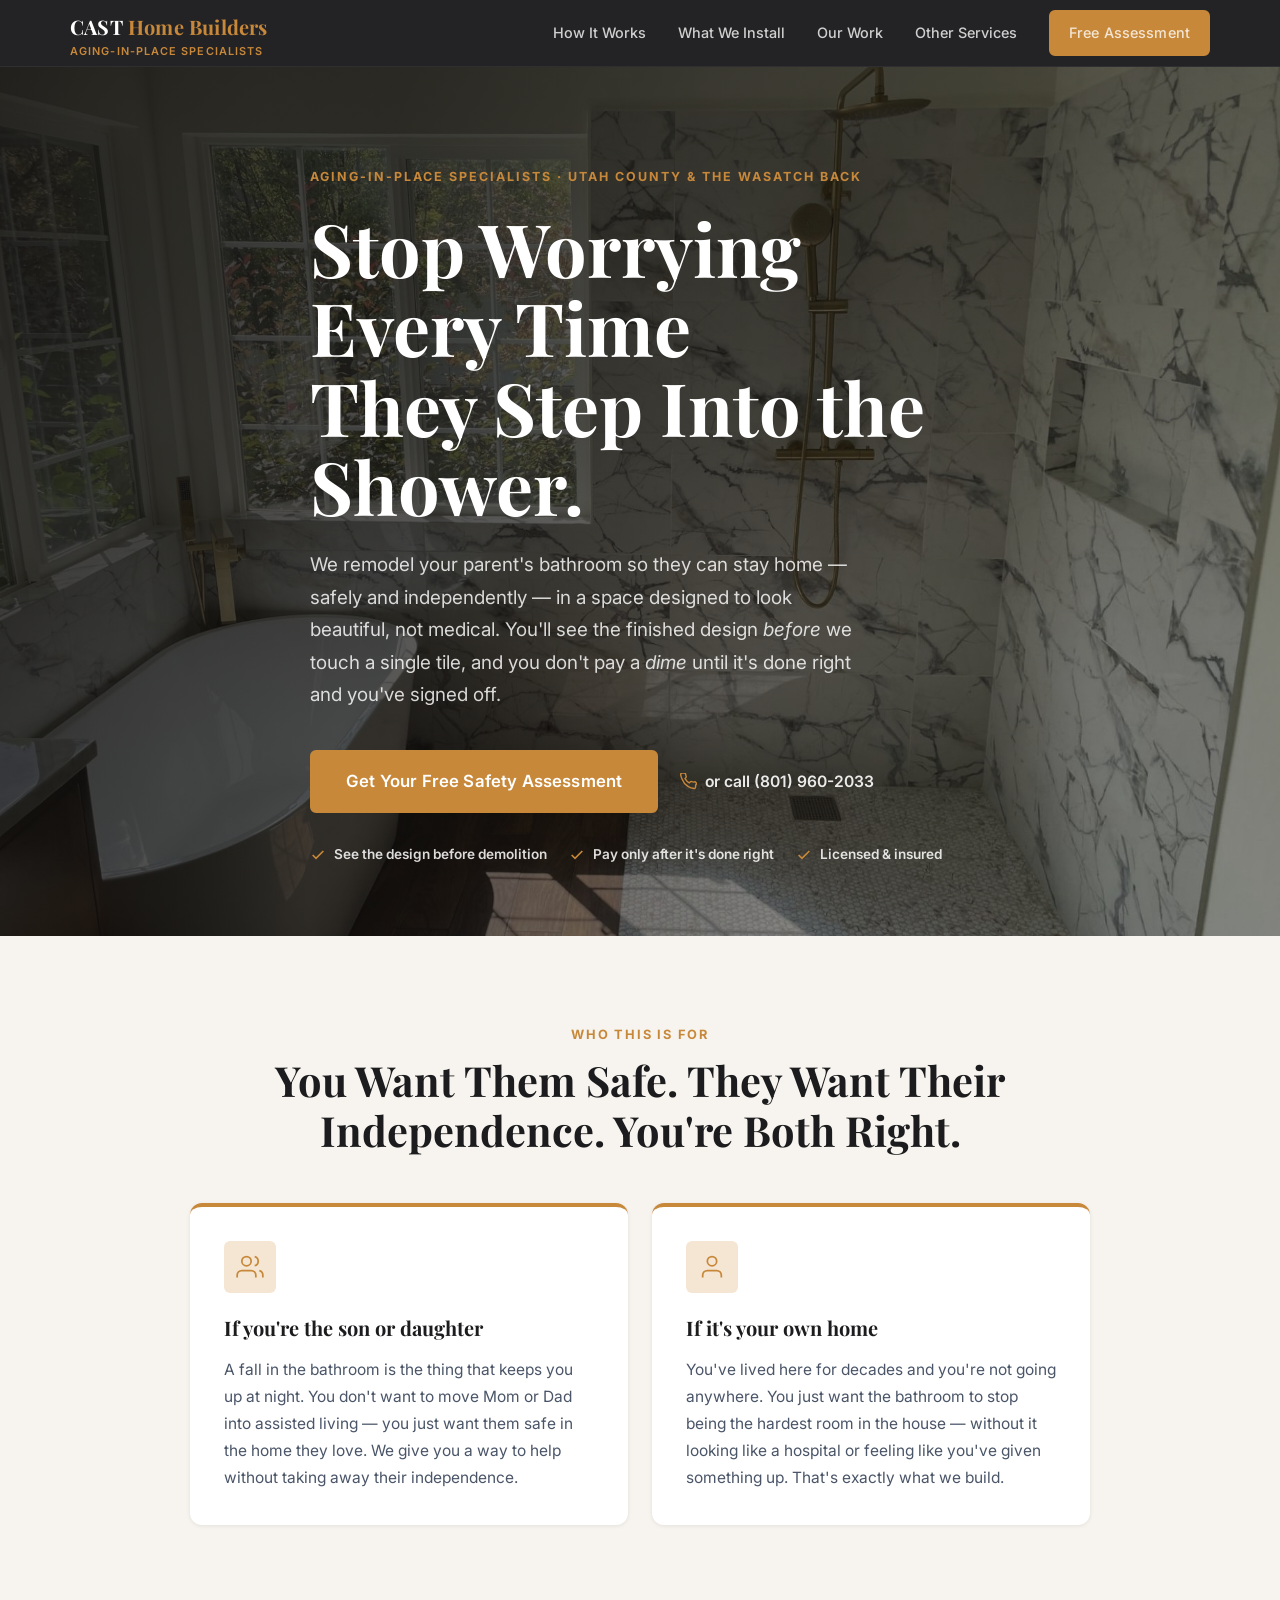
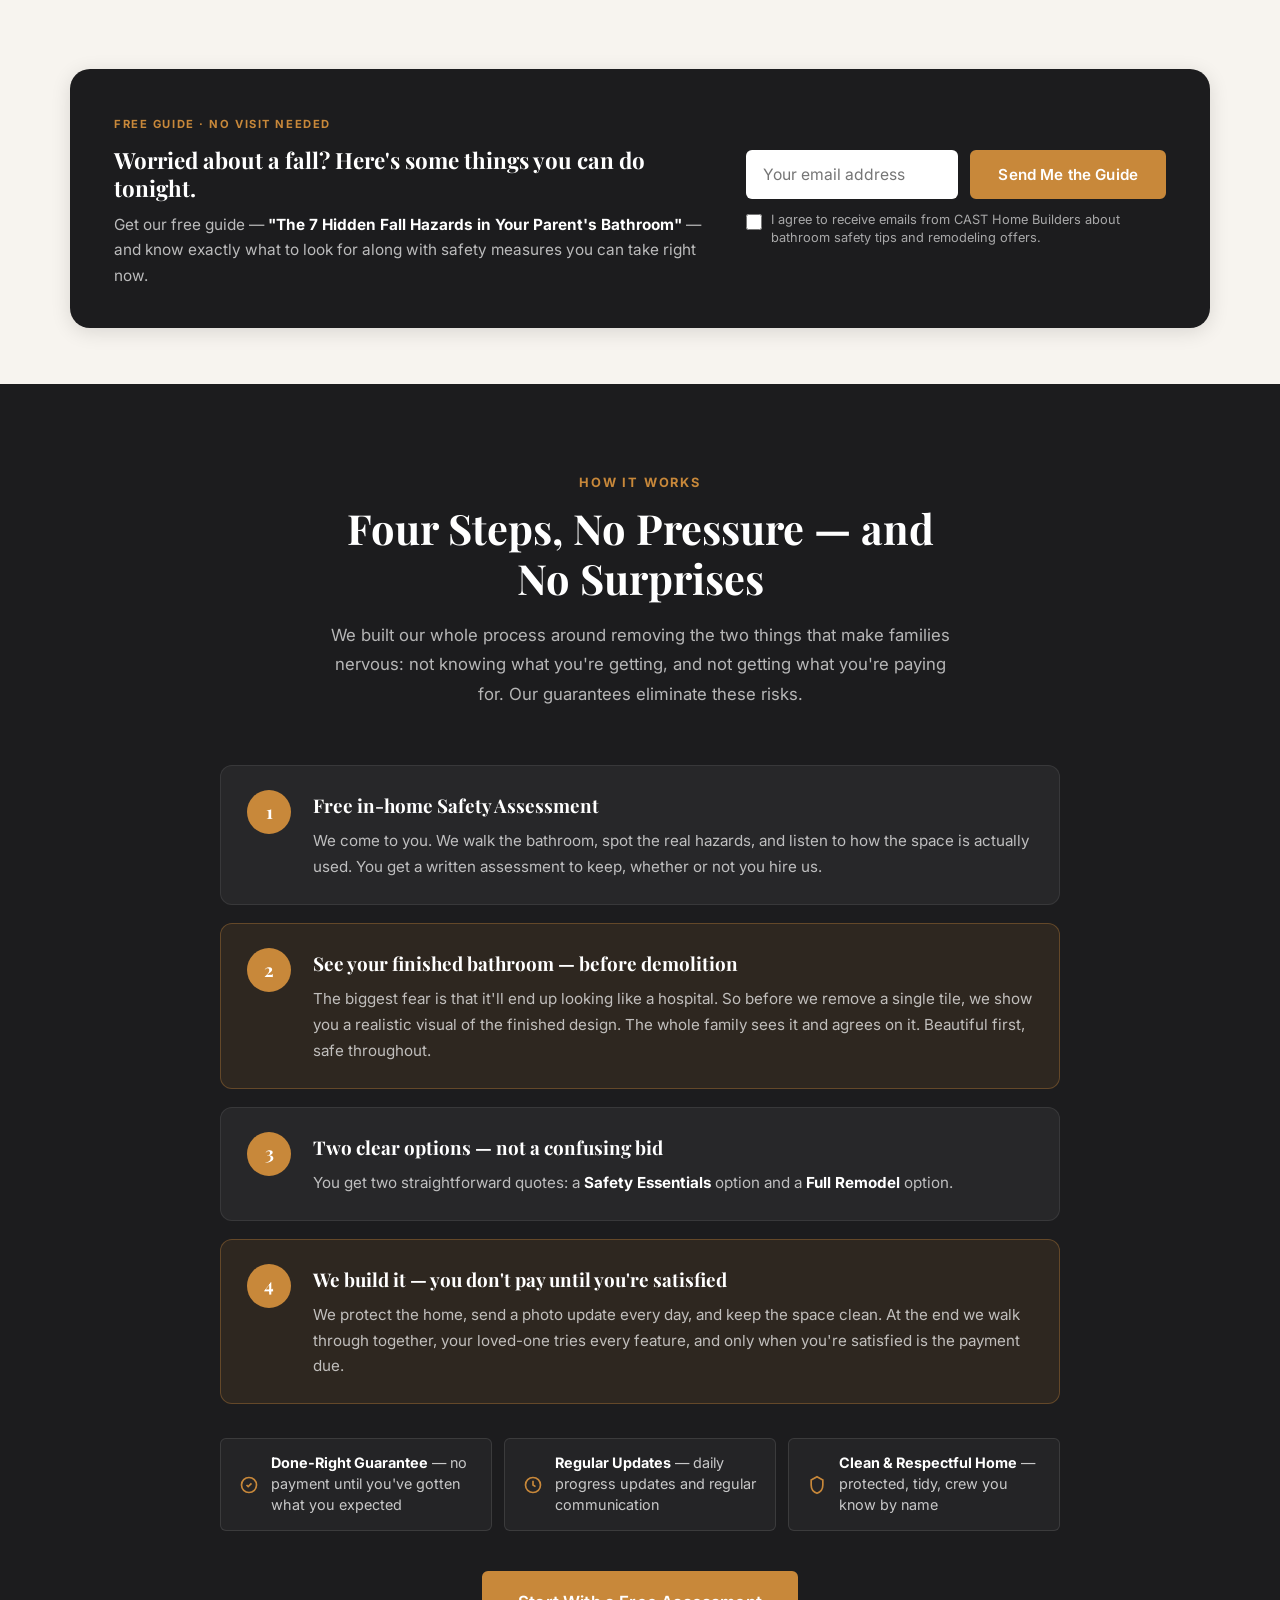
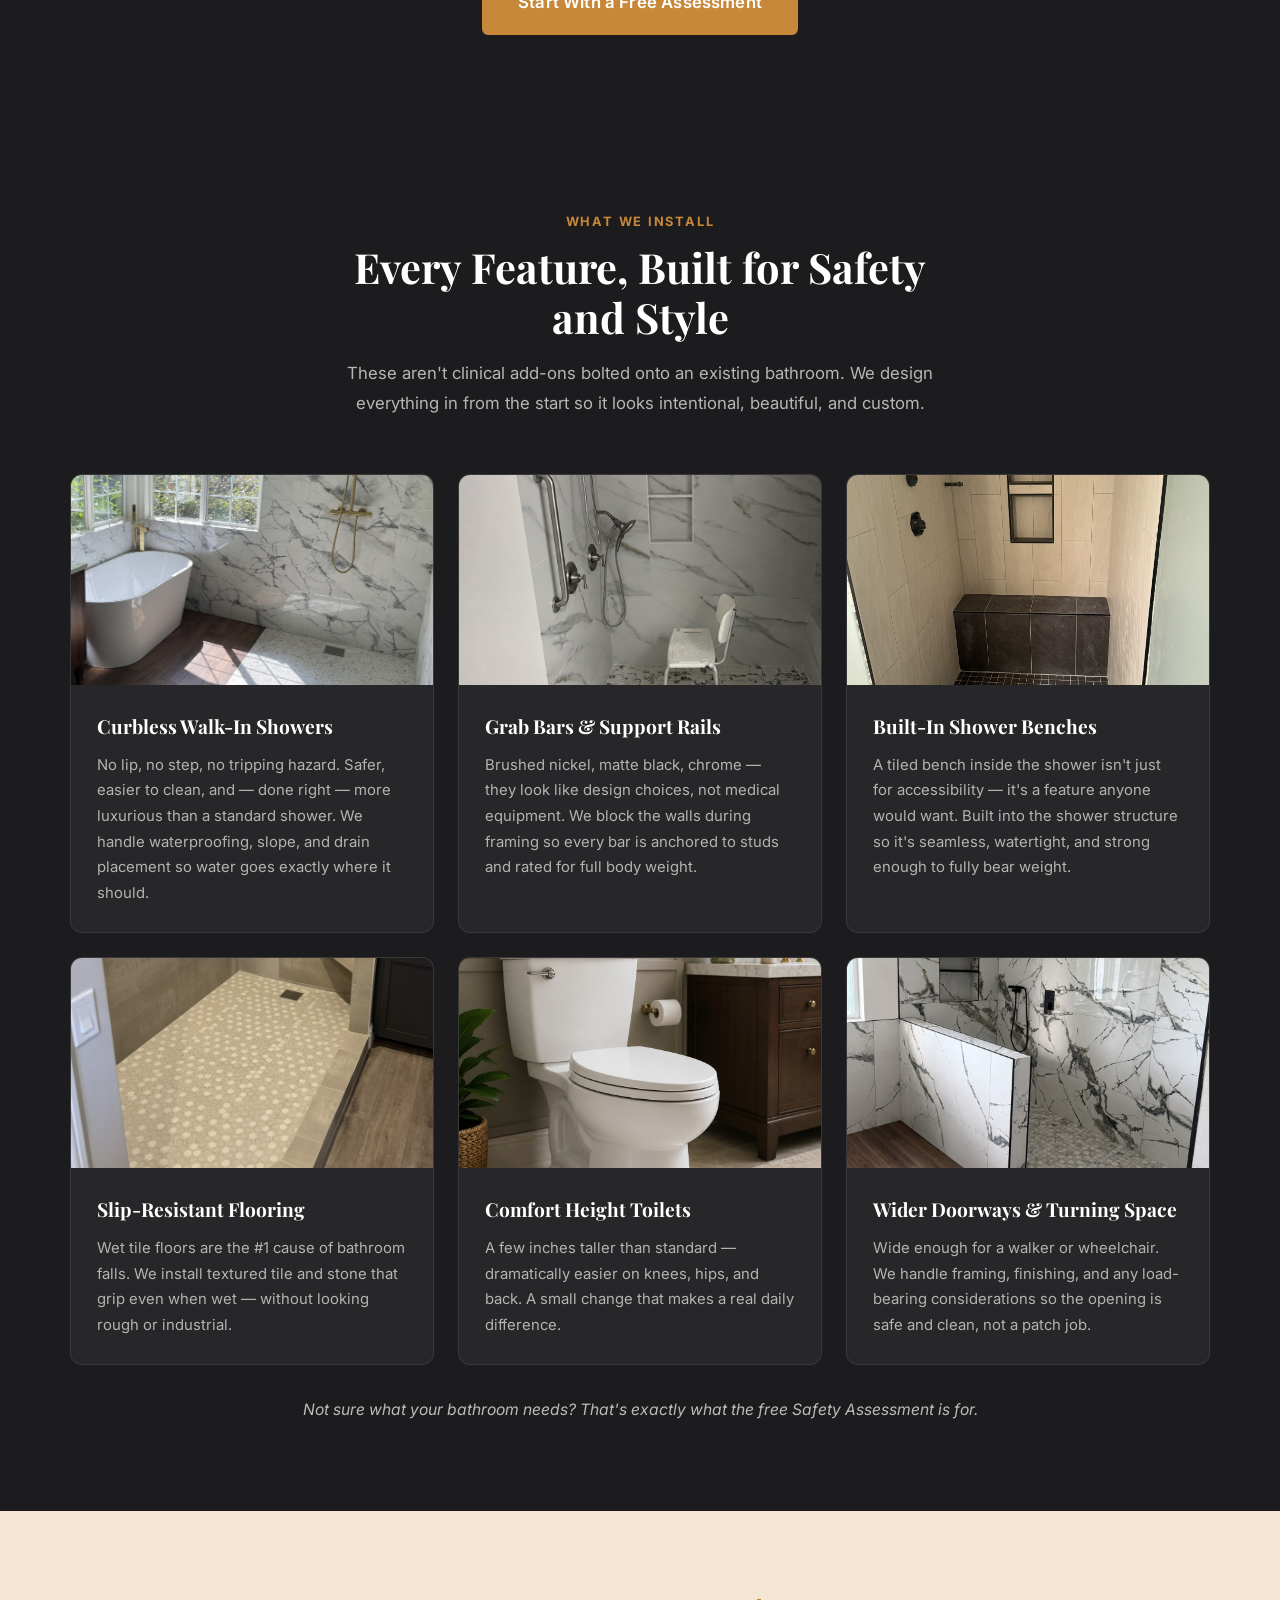
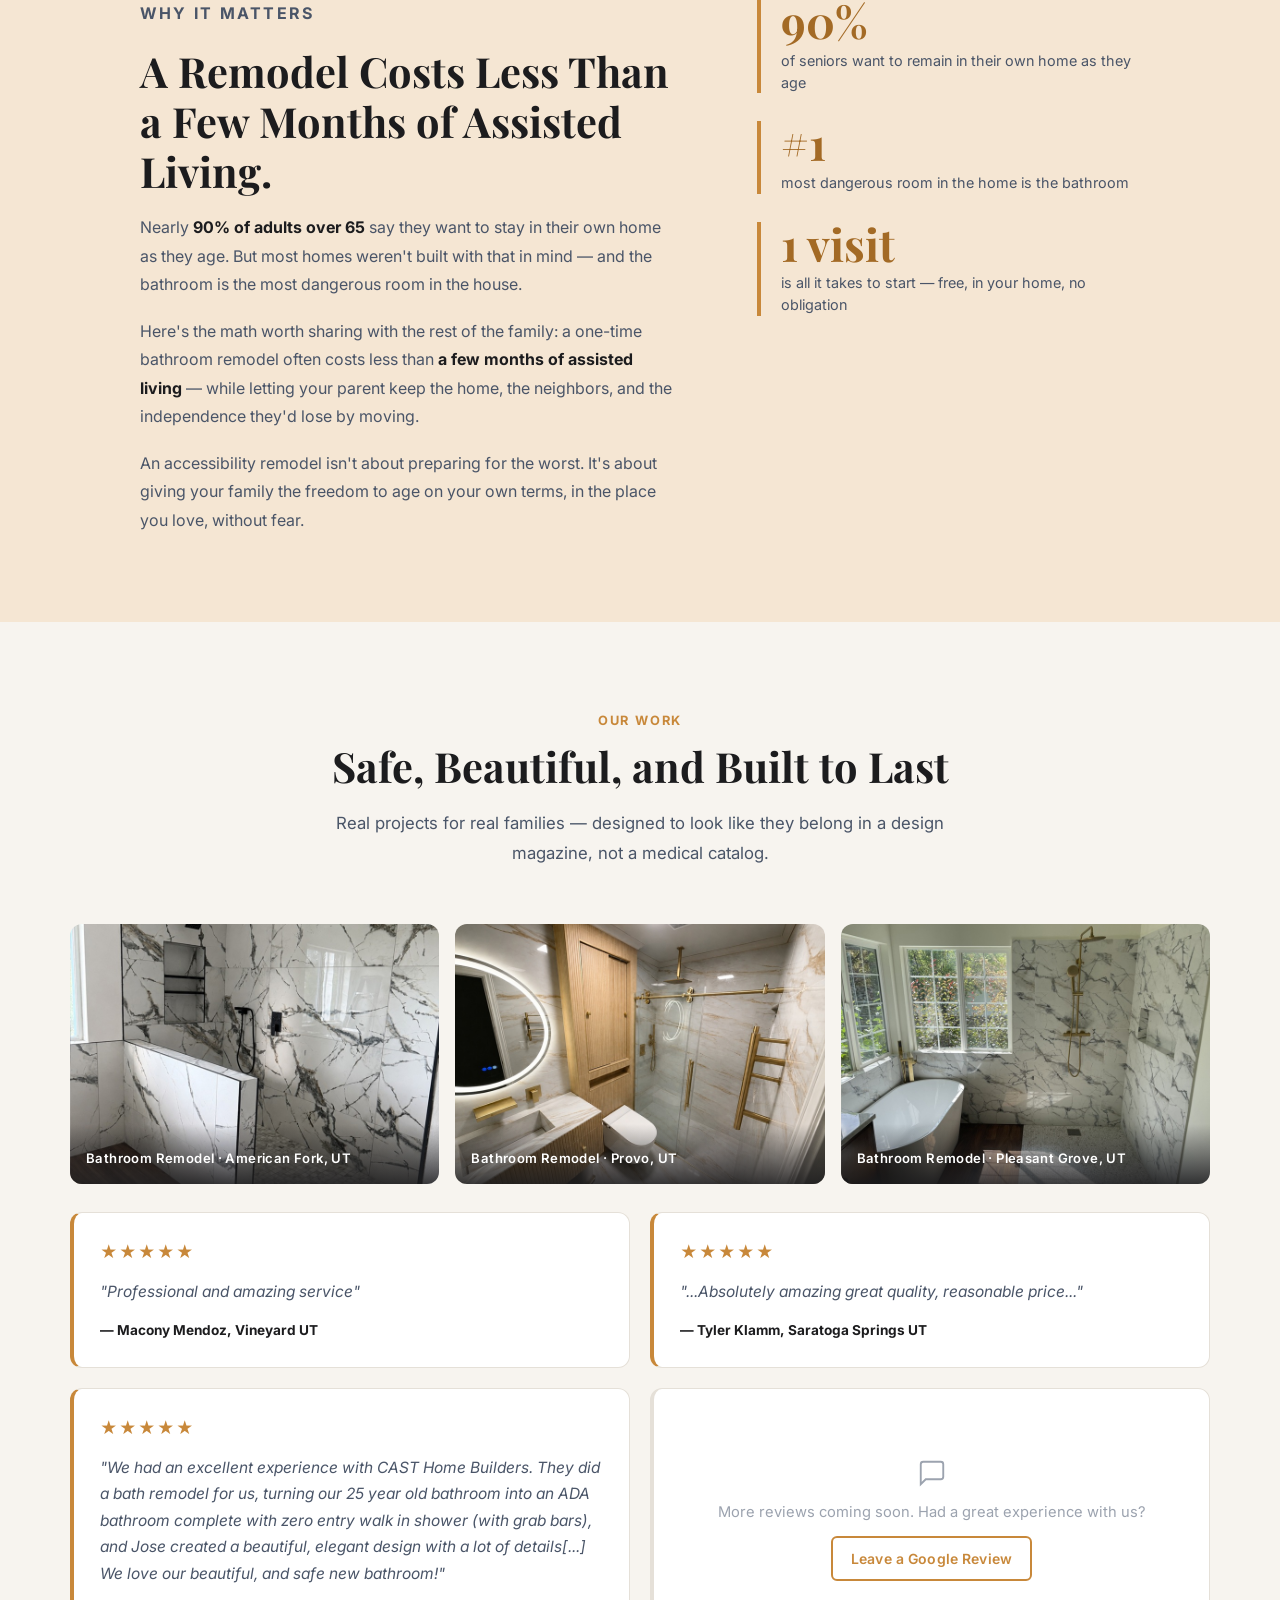
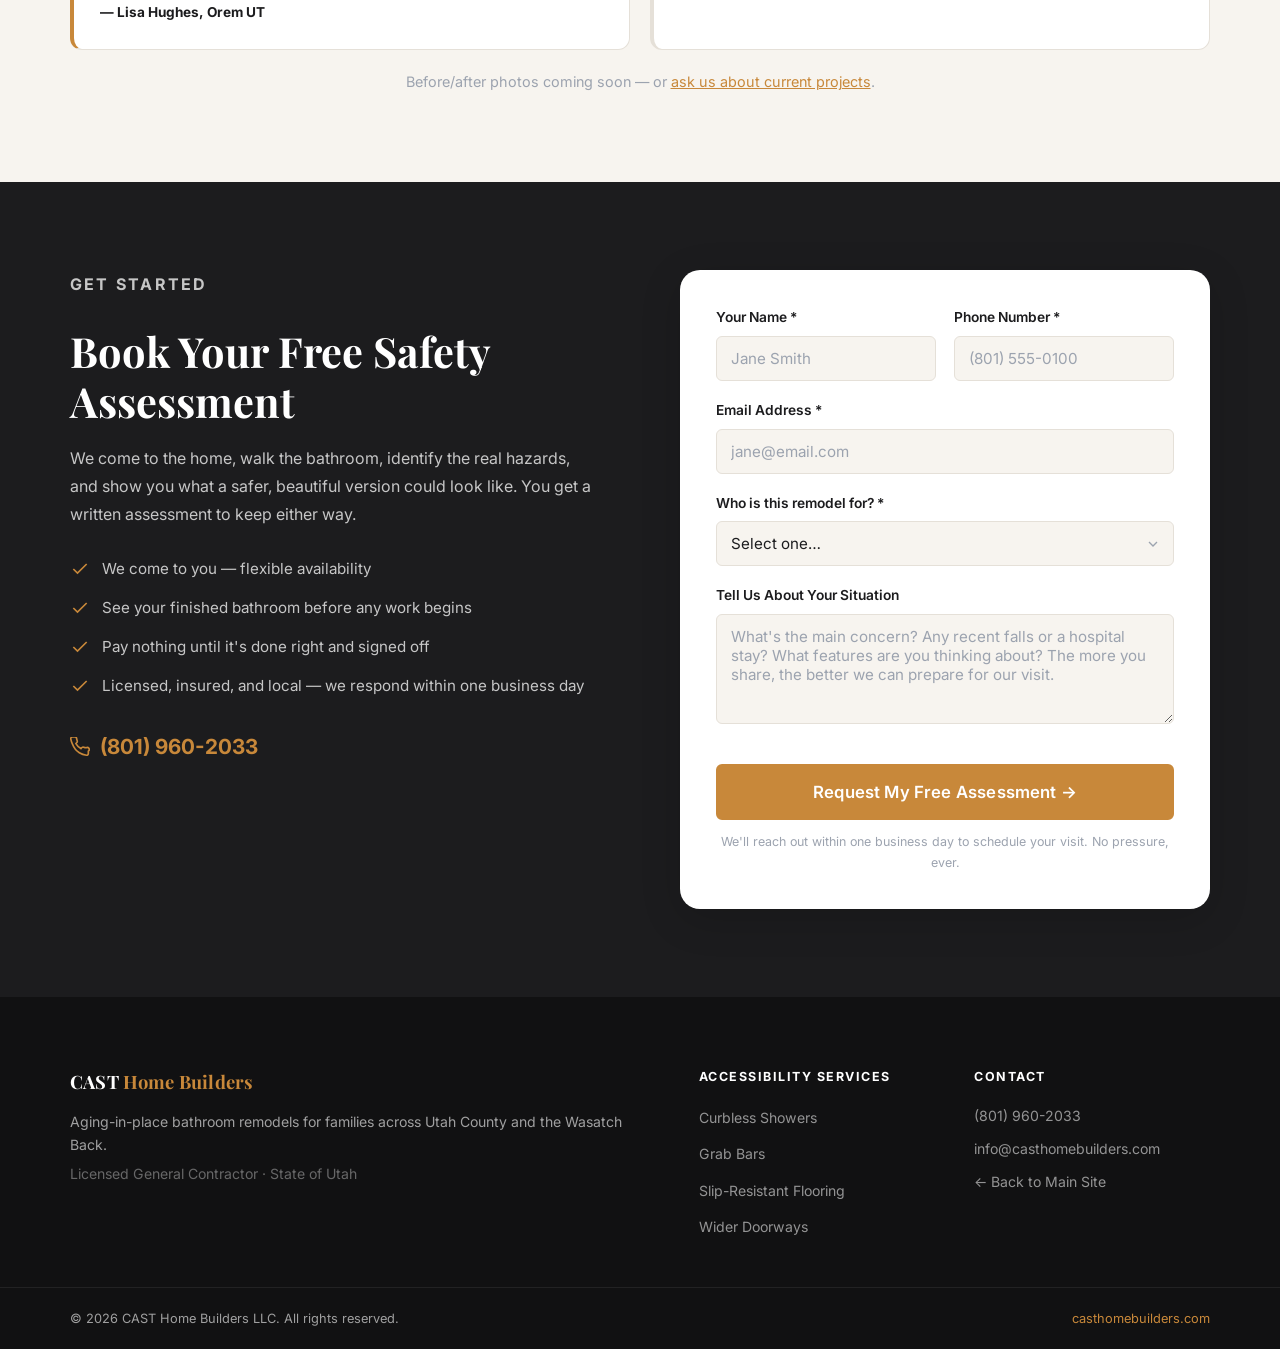
<file: accessibility.html>
<!DOCTYPE html>
<html lang="en">
<head>
  <meta charset="UTF-8" />
  <meta name="viewport" content="width=device-width, initial-scale=1.0" />

  <title>Aging-in-Place Bathroom Remodels | CAST Home Builders – Utah County</title>
  <meta name="description" content="Aging-in-place bathroom remodels in Utah County & the Wasatch Back. See your finished bathroom before demolition, and pay nothing until you've signed off it's done right. Free in-home Safety Assessment." />
  <meta name="robots" content="index, follow" />
  <link rel="canonical" href="https://casthomebuilders.com/accessibility" />

  <meta property="og:type" content="website" />
  <meta property="og:title" content="Aging-in-Place Bathroom Remodels | CAST Home Builders" />
  <meta property="og:description" content="Safe, beautiful bathrooms so your parent can stay home. See the finished design before demolition. Pay only when it's done right." />
  <meta property="og:url" content="https://casthomebuilders.com/accessibility" />
  <meta property="og:image" content="https://casthomebuilders.com/images/accessibility-og.jpg" />

  <script type="application/ld+json">
  {
    "@context": "https://schema.org",
    "@type": "Service",
    "name": "Aging-in-Place Bathroom Remodeling",
    "provider": {
      "@type": "GeneralContractor",
      "name": "CAST Home Builders",
      "telephone": "+1-8019602033",
      "url": "https://casthomebuilders.com"
    },
    "description": "Aging-in-place bathroom remodels including curbless showers, grab bars, slip-resistant flooring, and walk-in conversions for seniors in Utah County and the Wasatch Back. See your finished bathroom before demolition; pay only when the job is signed off.",
    "areaServed": "Utah County, Wasatch Back, Salt Lake County",
    "serviceType": "Aging-in-Place Remodeling"
  }
  </script>

  <link rel="preconnect" href="https://fonts.googleapis.com" />
  <link rel="preconnect" href="https://fonts.gstatic.com" crossorigin />
  <link href="https://fonts.googleapis.com/css2?family=Playfair+Display:wght@600;700&family=Inter:wght@400;500;600&display=swap" rel="stylesheet" />

  <link rel="stylesheet" href="css/style.css" />
  <link rel="stylesheet" href="css/accessibility.css" />
  <link rel="icon" type="image/png" href="images/favicon.png" />
</head>

<body class="page-accessibility">

  <!-- HEADER -->
  <header class="site-header" id="site-header">
    <div class="container header-inner">
      <a href="index.html" class="logo" aria-label="CAST Home Builders home">
        <span class="logo-text">CAST <span class="logo-accent">Home Builders</span></span>
        <span class="logo-sub">Aging-in-Place Specialists</span>
      </a>

      <nav class="nav-desktop" aria-label="Main navigation">
        <a href="#acc-how">How It Works</a>
        <a href="#acc-features">What We Install</a>
        <a href="#acc-proof">Our Work</a>
        <a href="index.html#services">Other Services</a>
        <a href="#acc-contact" class="btn btn-primary btn-sm">Free Assessment</a>
      </nav>

      <button class="nav-toggle" id="nav-toggle" aria-label="Open menu" aria-expanded="false">
        <span></span><span></span><span></span>
      </button>
    </div>

    <nav class="nav-mobile" id="nav-mobile" aria-label="Mobile navigation" hidden>
      <a href="#acc-how" class="nav-mobile-link">How It Works</a>
      <a href="#acc-features" class="nav-mobile-link">What We Install</a>
      <a href="#acc-proof" class="nav-mobile-link">Our Work</a>
      <a href="index.html#services" class="nav-mobile-link">Other Services</a>
      <a href="#acc-contact" class="nav-mobile-link btn btn-primary">Free Assessment</a>
    </nav>
  </header>

  <main>

    <!-- 1. HERO -->
    <section class="acc-hero">
      <div class="acc-hero-bg" style="background-image: url('images/accessibility-hero.jpg');"></div>
      <div class="acc-hero-overlay"></div>
      <div class="container acc-hero-content">
        <p class="acc-eyebrow">Aging-in-Place Specialists &middot; Utah County &amp; the Wasatch Back</p>
        <h1 class="acc-headline">Stop Worrying Every Time<br>They Step Into the Shower.</h1>
        <p class="acc-sub">We remodel your parent's bathroom so they can stay home &mdash; safely and independently &mdash; in a space designed to look beautiful, not medical. You'll see the finished design <em>before</em> we touch a single tile, and you don't pay a <em>dime</em> until it's done right and you've signed off.</p>
        <div class="acc-hero-actions">
          <a href="#acc-contact" class="btn btn-primary btn-lg">Get Your Free Safety Assessment</a>
          <a href="tel:+18019602033" class="acc-hero-call">
            <svg width="17" height="17" viewBox="0 0 24 24" fill="none" stroke="currentColor" stroke-width="2" aria-hidden="true"><path d="M22 16.92v3a2 2 0 01-2.18 2 19.79 19.79 0 01-8.63-3.07A19.5 19.5 0 013.07 8.81 19.79 19.79 0 01.91 2.18 2 2 0 012.92 0h3a2 2 0 012 1.72c.127.96.361 1.903.7 2.81a2 2 0 01-.45 2.11L7.09 7.91a16 16 0 006 6l1.27-1.27a2 2 0 012.11-.45c.907.339 1.85.573 2.81.7A2 2 0 0122 16.92z"/></svg>
            or call (801) 960-2033
          </a>
        </div>
        <div class="acc-hero-trust">
          <span class="acc-hero-trust-item">
            <svg width="16" height="16" viewBox="0 0 24 24" fill="none" stroke="currentColor" stroke-width="2.5" aria-hidden="true"><polyline points="20 6 9 17 4 12"/></svg>
            See the design before demolition
          </span>
          <span class="acc-hero-trust-item">
            <svg width="16" height="16" viewBox="0 0 24 24" fill="none" stroke="currentColor" stroke-width="2.5" aria-hidden="true"><polyline points="20 6 9 17 4 12"/></svg>
            Pay only after it's done right
          </span>
          <span class="acc-hero-trust-item">
            <svg width="16" height="16" viewBox="0 0 24 24" fill="none" stroke="currentColor" stroke-width="2.5" aria-hidden="true"><polyline points="20 6 9 17 4 12"/></svg>
            Licensed &amp; insured
          </span>
        </div>
      </div>
    </section>

    <!-- 2. WHO THIS IS FOR -->
    <section class="acc-section acc-who">
      <div class="container">
        <div class="acc-who-inner">
          <div class="acc-who-text">
            <p class="acc-section-eyebrow">Who This Is For</p>
            <h2 class="acc-section-title">You Want Them Safe. They Want Their Independence. You're Both Right.</h2>
            <div class="acc-who-cards">
              <div class="acc-who-card">
                <div class="acc-who-icon" aria-hidden="true">
                  <svg width="28" height="28" viewBox="0 0 24 24" fill="none" stroke="currentColor" stroke-width="1.5"><path d="M17 21v-2a4 4 0 00-4-4H5a4 4 0 00-4 4v2"/><circle cx="9" cy="7" r="4"/><path d="M23 21v-2a4 4 0 00-3-3.87"/><path d="M16 3.13a4 4 0 010 7.75"/></svg>
                </div>
                <h3>If you're the son or daughter</h3>
                <p>A fall in the bathroom is the thing that keeps you up at night. You don't want to move Mom or Dad into assisted living &mdash; you just want them safe in the home they love. We give you a way to help without taking away their independence.</p>
              </div>
              <div class="acc-who-card">
                <div class="acc-who-icon" aria-hidden="true">
                  <svg width="28" height="28" viewBox="0 0 24 24" fill="none" stroke="currentColor" stroke-width="1.5"><path d="M20 21v-2a4 4 0 00-4-4H8a4 4 0 00-4 4v2"/><circle cx="12" cy="7" r="4"/></svg>
                </div>
                <h3>If it's your own home</h3>
                <p>You've lived here for decades and you're not going anywhere. You just want the bathroom to stop being the hardest room in the house &mdash; without it looking like a hospital or feeling like you've given something up. That's exactly what we build.</p>
              </div>
            </div>
          </div>
        </div>
      </div>
    </section>

    <!-- FREE GUIDE (Brevo email list) -->
    <section class="acc-section acc-guide-section" id="acc-guide">
      <div class="container">
        <div class="acc-guide-inline">
          <div class="acc-guide-inline-text">
            <span class="acc-guide-inline-tag">Free Guide &middot; No Visit Needed</span>
            <h3>Worried about a fall? Here's some things you can do tonight.</h3>
            <p>Get our free guide &mdash; <strong>"The 7 Hidden Fall Hazards in Your Parent's Bathroom"</strong> &mdash; and know exactly what to look for along with safety measures you can take right now.</p>
          </div>
          <form class="acc-guide-inline-form" id="acc-guide-form"
                action="https://896a70ad.sibforms.com/serve/[base64]"
                method="POST" target="brevo-target" novalidate>
            <!-- honeypot: real people never see or fill this -->
            <input type="text" name="email_address_check" value="" class="acc-guide-honeypot" tabindex="-1" autocomplete="off" aria-hidden="true" />
            <input type="hidden" name="locale" value="en" />
            <div class="acc-guide-inline-row">
              <input type="email" id="guide-email" name="EMAIL" placeholder="Your email address" required autocomplete="email" aria-label="Your email address" />
              <button type="submit" class="btn btn-primary">Send Me the Guide</button>
            </div>
            <label class="acc-guide-consent">
              <input type="checkbox" name="GDPR_BOX" value="1" required />
              <span>I agree to receive emails from CAST Home Builders about bathroom safety tips and remodeling offers.</span>
            </label>
            <div class="acc-guide-error" id="acc-guide-error" hidden role="alert"></div>
            <div class="acc-guide-success" id="acc-guide-success" hidden role="alert">
              <svg width="18" height="18" viewBox="0 0 24 24" fill="none" stroke="currentColor" stroke-width="2" aria-hidden="true"><polyline points="20 6 9 17 4 12"/></svg>
              Check your inbox &mdash; your guide is on the way!
            </div>
          </form>
        </div>
      </div>
    </section>

    <!-- 3. HOW IT WORKS -->
    <section class="acc-section acc-how" id="acc-how">
      <div class="container">
        <div class="acc-section-header">
          <p class="acc-section-eyebrow">How It Works</p>
          <h2 class="acc-section-title">Four Steps, No Pressure &mdash; and No Surprises</h2>
          <p class="acc-section-desc">We built our whole process around removing the two things that make families nervous: not knowing what you're getting, and not getting what you're paying for. Our guarantees eliminate these risks.</p>
        </div>

        <ol class="acc-steps" role="list">
          <li class="acc-step">
            <div class="acc-step-num" aria-hidden="true">1</div>
            <div class="acc-step-content">
              <h3>Free in-home Safety Assessment</h3>
              <p>We come to you. We walk the bathroom, spot the real hazards, and listen to how the space is actually used. You get a written assessment to keep, whether or not you hire us.</p>
            </div>
          </li>
          <li class="acc-step acc-step--highlight">
            <div class="acc-step-num" aria-hidden="true">2</div>
            <div class="acc-step-content">
              <h3>See your finished bathroom &mdash; before demolition</h3>
              <p>The biggest fear is that it'll end up looking like a hospital. So before we remove a single tile, we show you a realistic visual of the finished design. The whole family sees it and agrees on it. Beautiful first, safe throughout.</p>
            </div>
          </li>
          <li class="acc-step">
            <div class="acc-step-num" aria-hidden="true">3</div>
            <div class="acc-step-content">
              <h3>Two clear options &mdash; not a confusing bid</h3>
              <p>You get two straightforward quotes: a <strong>Safety Essentials</strong> option and a <strong>Full Remodel</strong> option.</p>
            </div>
          </li>
          <li class="acc-step acc-step--highlight">
            <div class="acc-step-num" aria-hidden="true">4</div>
            <div class="acc-step-content">
              <h3>We build it &mdash; you don't pay until you're satisfied</h3>
              <p>We protect the home, send a photo update every day, and keep the space clean. At the end we walk through together, your loved-one tries every feature, and only when you're satisfied is the payment due.</p>
            </div>
          </li>
        </ol>

        <div class="acc-guarantee-strip">
          <div class="acc-guarantee-chip">
            <svg width="20" height="20" viewBox="0 0 24 24" fill="none" stroke="currentColor" stroke-width="2" aria-hidden="true"><path d="M9 12l2 2 4-4"/><circle cx="12" cy="12" r="9"/></svg>
            <span><strong>Done-Right Guarantee</strong> &mdash; no payment until you've gotten what you expected</span>
          </div>
          <div class="acc-guarantee-chip">
            <svg width="20" height="20" viewBox="0 0 24 24" fill="none" stroke="currentColor" stroke-width="2" aria-hidden="true"><circle cx="12" cy="12" r="9"/><polyline points="12 7 12 12 15 14"/></svg>
            <span><strong>Regular Updates</strong> &mdash; daily progress updates and regular communication</span>
          </div>
          <div class="acc-guarantee-chip">
            <svg width="20" height="20" viewBox="0 0 24 24" fill="none" stroke="currentColor" stroke-width="2" aria-hidden="true"><path d="M12 2l7 4v6c0 4.5-3 8.5-7 10-4-1.5-7-5.5-7-10V6z"/></svg>
            <span><strong>Clean &amp; Respectful Home</strong> &mdash; protected, tidy, crew you know by name</span>
          </div>
        </div>

        <div class="acc-how-cta">
          <a href="#acc-contact" class="btn btn-primary btn-lg">Start With a Free Assessment</a>
        </div>
      </div>
    </section>

    <!-- 4. WHAT WE INSTALL -->
    <section class="acc-section acc-features" id="acc-features">
      <div class="container">
        <div class="acc-section-header">
          <p class="acc-section-eyebrow">What We Install</p>
          <h2 class="acc-section-title">Every Feature, Built for Safety and Style</h2>
          <p class="acc-section-desc">These aren't clinical add-ons bolted onto an existing bathroom. We design everything in from the start so it looks intentional, beautiful, and custom.</p>
        </div>

        <div class="acc-features-grid">
          <article class="acc-feature-card">
            <div class="acc-feature-img" style="background-image: url('images/acc-curbless.jpg');" role="img" aria-label="Curbless walk-in shower"></div>
            <div class="acc-feature-body">
              <h3>Curbless Walk-In Showers</h3>
              <p>No lip, no step, no tripping hazard. Safer, easier to clean, and &mdash; done right &mdash; more luxurious than a standard shower. We handle waterproofing, slope, and drain placement so water goes exactly where it should.</p>
            </div>
          </article>
          <article class="acc-feature-card">
            <div class="acc-feature-img" style="background-image: url('images/acc-grab-bars.jpg');" role="img" aria-label="Grab bars installed in shower"></div>
            <div class="acc-feature-body">
              <h3>Grab Bars &amp; Support Rails</h3>
              <p>Brushed nickel, matte black, chrome &mdash; they look like design choices, not medical equipment. We block the walls during framing so every bar is anchored to studs and rated for full body weight.</p>
            </div>
          </article>
          <article class="acc-feature-card">
            <div class="acc-feature-img" style="background-image: url('images/acc-bench.jpg');" role="img" aria-label="Built-in shower bench"></div>
            <div class="acc-feature-body">
              <h3>Built-In Shower Benches</h3>
              <p>A tiled bench inside the shower isn't just for accessibility &mdash; it's a feature anyone would want. Built into the shower structure so it's seamless, watertight, and strong enough to fully bear weight.</p>
            </div>
          </article>
          <article class="acc-feature-card">
            <div class="acc-feature-img" style="background-image: url('images/acc-flooring.jpg');" role="img" aria-label="Slip-resistant bathroom flooring"></div>
            <div class="acc-feature-body">
              <h3>Slip-Resistant Flooring</h3>
              <p>Wet tile floors are the #1 cause of bathroom falls. We install textured tile and stone that grip even when wet &mdash; without looking rough or industrial.</p>
            </div>
          </article>
          <article class="acc-feature-card">
            <div class="acc-feature-img" style="background-image: url('images/acc-toilet.jpg');" role="img" aria-label="Comfort height toilet"></div>
            <div class="acc-feature-body">
              <h3>Comfort Height Toilets</h3>
              <p>A few inches taller than standard &mdash; dramatically easier on knees, hips, and back. A small change that makes a real daily difference.</p>
            </div>
          </article>
          <article class="acc-feature-card">
            <div class="acc-feature-img" style="background-image: url('images/acc-doorway.jpg');" role="img" aria-label="Wider accessible doorway"></div>
            <div class="acc-feature-body">
              <h3>Wider Doorways &amp; Turning Space</h3>
              <p>Wide enough for a walker or wheelchair. We handle framing, finishing, and any load-bearing considerations so the opening is safe and clean, not a patch job.</p>
            </div>
          </article>
        </div>

        <p class="acc-features-note">Not sure what your bathroom needs? That's exactly what the free Safety Assessment is for.</p>
      </div>
    </section>

    <!-- 5. WHY IT MATTERS + inline guide -->
    <section class="acc-section acc-why-matters">
      <div class="container">
        <div class="acc-why-inner">
          <div class="acc-why-text">
            <p class="acc-section-eyebrow">Why It Matters</p>
            <h2 class="acc-section-title">A Remodel Costs Less Than a Few Months of Assisted Living.</h2>
            <p>Nearly <strong>90% of adults over 65</strong> say they want to stay in their own home as they age. But most homes weren't built with that in mind &mdash; and the bathroom is the most dangerous room in the house.</p>
            <p>Here's the math worth sharing with the rest of the family: a one-time bathroom remodel often costs less than <strong>a few months of assisted living</strong> &mdash; while letting your parent keep the home, the neighbors, and the independence they'd lose by moving.</p>
            <p>An accessibility remodel isn't about preparing for the worst. It's about giving your family the freedom to age on your own terms, in the place you love, without fear.</p>
          </div>
          <div class="acc-why-stats">
            <div class="acc-stat">
              <span class="acc-stat-number">90%</span>
              <span class="acc-stat-label">of seniors want to remain in their own home as they age</span>
            </div>
            <div class="acc-stat">
              <span class="acc-stat-number">#1</span>
              <span class="acc-stat-label">most dangerous room in the home is the bathroom</span>
            </div>
            <div class="acc-stat">
              <span class="acc-stat-number">1 visit</span>
              <span class="acc-stat-label">is all it takes to start &mdash; free, in your home, no obligation</span>
            </div>
          </div>
        </div>
      </div>
    </section>

    <!-- 6. PROOF -->
    <section class="acc-section acc-proof" id="acc-proof">
      <div class="container">
        <div class="acc-section-header">
          <p class="acc-section-eyebrow">Our Work</p>
          <h2 class="acc-section-title">Safe, Beautiful, and Built to Last</h2>
          <p class="acc-section-desc">Real projects for real families &mdash; designed to look like they belong in a design magazine, not a medical catalog.</p>
        </div>

        <div class="acc-gallery-grid">
          <div class="acc-gallery-item">
            <div class="acc-gallery-img" style="background-image: url('images/gallery-2.jpg');" role="img" aria-label="Accessible bathroom remodel"></div>
            <div class="acc-gallery-caption">Bathroom Remodel &middot; American Fork, UT</div>
          </div>
          <div class="acc-gallery-item">
            <div class="acc-gallery-img" style="background-image: url('images/gallery-5.jpg');" role="img" aria-label="Walk-in shower remodel"></div>
            <div class="acc-gallery-caption">Bathroom Remodel &middot; Provo, UT</div>
          </div>
          <div class="acc-gallery-item">
            <div class="acc-gallery-img" style="background-image: url('images/gallery-6.jpg');" role="img" aria-label="Accessible tile work"></div>
            <div class="acc-gallery-caption">Bathroom Remodel &middot; Pleasant Grove, UT</div>
          </div>
        </div>

        <div class="acc-proof-reviews">
          <article class="acc-review-card">
            <div class="acc-review-stars" aria-label="5 out of 5 stars">&#9733;&#9733;&#9733;&#9733;&#9733;</div>
            <blockquote>"Professional and amazing service"</blockquote>
            <footer class="acc-review-author">&mdash; Macony Mendoz, Vineyard UT</footer>
          </article>
          <article class="acc-review-card">
            <div class="acc-review-stars" aria-label="5 out of 5 stars">&#9733;&#9733;&#9733;&#9733;&#9733;</div>
            <blockquote>"...Absolutely amazing great quality, reasonable price..."</blockquote>
            <footer class="acc-review-author">&mdash; Tyler Klamm, Saratoga Springs UT</footer>
          </article>
          <article class="acc-review-card">
            <div class="acc-review-stars" aria-label="5 out of 5 stars">&#9733;&#9733;&#9733;&#9733;&#9733;</div>
            <blockquote>"We had an excellent experience with CAST Home Builders. They did a bath remodel for us, turning our 25 year old bathroom into an ADA bathroom complete with zero entry walk in shower (with grab bars), and Jose created a beautiful, elegant design with a lot of details[...] We love our beautiful, and safe new bathroom!"</blockquote>
            <footer class="acc-review-author">&mdash; Lisa Hughes, Orem UT</footer>
          </article>
          <article class="acc-review-card acc-review-card--placeholder">
            <div class="acc-review-placeholder-text">
              <svg width="30" height="30" viewBox="0 0 24 24" fill="none" stroke="currentColor" stroke-width="1.5" aria-hidden="true"><path d="M21 15a2 2 0 01-2 2H7l-4 4V5a2 2 0 012-2h14a2 2 0 012 2z"/></svg>
              <p>More reviews coming soon. Had a great experience with us?</p>
              <a href="https://g.page/r/CVP_SjuVZq5BEBM/review" target="_blank" rel="noopener" class="btn btn-secondary btn-sm">Leave a Google Review</a>
            </div>
          </article>
        </div>

        <p class="acc-gallery-note">Before/after photos coming soon &mdash; or <a href="#acc-contact">ask us about current projects</a>.</p>
      </div>
    </section>

    <!-- 7. CONTACT / ASSESSMENT -->
    <section class="acc-section acc-contact" id="acc-contact">
      <div class="container">
        <div class="acc-contact-inner">
          <div class="acc-contact-text">
            <p class="acc-section-eyebrow">Get Started</p>
            <h2 class="acc-section-title">Book Your Free Safety Assessment</h2>
            <p>We come to the home, walk the bathroom, identify the real hazards, and show you what a safer, beautiful version could look like. You get a written assessment to keep either way.</p>
            <ul class="acc-contact-details">
              <li>
                <svg width="20" height="20" viewBox="0 0 24 24" fill="none" stroke="currentColor" stroke-width="2" aria-hidden="true"><polyline points="20 6 9 17 4 12"/></svg>
                We come to you &mdash; flexible availability
              </li>
              <li>
                <svg width="20" height="20" viewBox="0 0 24 24" fill="none" stroke="currentColor" stroke-width="2" aria-hidden="true"><polyline points="20 6 9 17 4 12"/></svg>
                See your finished bathroom before any work begins
              </li>
              <li>
                <svg width="20" height="20" viewBox="0 0 24 24" fill="none" stroke="currentColor" stroke-width="2" aria-hidden="true"><polyline points="20 6 9 17 4 12"/></svg>
                Pay nothing until it's done right and signed off
              </li>
              <li>
                <svg width="20" height="20" viewBox="0 0 24 24" fill="none" stroke="currentColor" stroke-width="2" aria-hidden="true"><polyline points="20 6 9 17 4 12"/></svg>
                Licensed, insured, and local &mdash; we respond within one business day
              </li>
            </ul>
            <a href="tel:+18019602033" class="acc-phone-link">
              <svg width="20" height="20" viewBox="0 0 24 24" fill="none" stroke="currentColor" stroke-width="2" aria-hidden="true"><path d="M22 16.92v3a2 2 0 01-2.18 2 19.79 19.79 0 01-8.63-3.07A19.5 19.5 0 013.07 8.81 19.79 19.79 0 01.91 2.18 2 2 0 012.92 0h3a2 2 0 012 1.72c.127.96.361 1.903.7 2.81a2 2 0 01-.45 2.11L7.09 7.91a16 16 0 006 6l1.27-1.27a2 2 0 012.11-.45c.907.339 1.85.573 2.81.7A2 2 0 0122 16.92z"/></svg>
              (801) 960-2033
            </a>
          </div>

          <div class="contact-form-wrap">
            <form class="contact-form" id="acc-contact-form" action="https://formspree.io/f/mojzznjj" method="POST" novalidate>
              <input type="hidden" name="source" value="Accessibility Page - Safety Assessment (hot)" />
              <input type="hidden" name="service" value="Aging-in-Place Bathroom Remodel" />

              <div class="form-row">
                <div class="form-group">
                  <label for="acc-name">Your Name *</label>
                  <input type="text" id="acc-name" name="name" placeholder="Jane Smith" required autocomplete="name" />
                </div>
                <div class="form-group">
                  <label for="acc-phone">Phone Number *</label>
                  <input type="tel" id="acc-phone" name="phone" placeholder="(801) 555-0100" required autocomplete="tel" />
                </div>
              </div>

              <div class="form-group">
                <label for="acc-email">Email Address *</label>
                <input type="email" id="acc-email" name="email" placeholder="jane@email.com" required autocomplete="email" />
              </div>

              <div class="form-group">
                <label for="acc-situation">Who is this remodel for? *</label>
                <select id="acc-situation" name="situation" required>
                  <option value="" disabled selected>Select one&hellip;</option>
                  <option value="parent">A parent or family member</option>
                  <option value="myself">Myself &mdash; I want to stay in my home safely</option>
                  <option value="spouse">My spouse or partner</option>
                  <option value="planning">Planning ahead for the future</option>
                  <option value="other">Other</option>
                </select>
              </div>

              <div class="form-group">
                <label for="acc-message">Tell Us About Your Situation</label>
                <textarea id="acc-message" name="message" rows="4" placeholder="What's the main concern? Any recent falls or a hospital stay? What features are you thinking about? The more you share, the better we can prepare for our visit."></textarea>
              </div>

              <button type="submit" class="btn btn-primary btn-lg btn-full">Request My Free Assessment &rarr;</button>
              <p class="form-disclaimer">We'll reach out within one business day to schedule your visit. No pressure, ever.</p>

              <div class="form-success" id="acc-form-success" hidden role="alert">
                <svg width="24" height="24" viewBox="0 0 24 24" fill="none" stroke="currentColor" stroke-width="2" aria-hidden="true"><polyline points="20 6 9 17 4 12"/></svg>
                Request sent! We'll be in touch within one business day.
              </div>
            </form>
          </div>
        </div>
      </div>
    </section>

  </main>

  <!-- FOOTER -->
  <footer class="site-footer">
    <div class="container footer-inner">
      <div class="footer-brand">
        <span class="logo-text">CAST <span class="logo-accent">Home Builders</span></span>
        <p>Aging-in-place bathroom remodels for families across Utah County and the Wasatch Back.</p>
        <p class="footer-license">Licensed General Contractor &middot; State of Utah</p>
      </div>
      <div class="footer-links">
        <h4>Accessibility Services</h4>
        <ul>
          <li><a href="#acc-features">Curbless Showers</a></li>
          <li><a href="#acc-features">Grab Bars</a></li>
          <li><a href="#acc-features">Slip-Resistant Flooring</a></li>
          <li><a href="#acc-features">Wider Doorways</a></li>
        </ul>
      </div>
      <div class="footer-contact">
        <h4>Contact</h4>
        <ul>
          <li><a href="tel:+18019602033">(801) 960-2033</a></li>
          <li><a href="mailto:info@casthomebuilders.com">info@casthomebuilders.com</a></li>
          <li><a href="index.html">&larr; Back to Main Site</a></li>
        </ul>
      </div>
    </div>
    <div class="footer-bottom">
      <div class="container">
        <p>&copy; <span id="acc-year"></span> CAST Home Builders LLC. All rights reserved.</p>
        <p><a href="https://casthomebuilders.com">casthomebuilders.com</a></p>
      </div>
    </div>
  </footer>

  <!-- Sticky mobile CTA -->
  <div class="sticky-cta" id="acc-sticky-cta" aria-hidden="true">
    <a href="tel:+18019602033" class="sticky-btn sticky-btn--call">
      <svg width="18" height="18" viewBox="0 0 24 24" fill="none" stroke="currentColor" stroke-width="2" aria-hidden="true"><path d="M22 16.92v3a2 2 0 01-2.18 2 19.79 19.79 0 01-8.63-3.07A19.5 19.5 0 013.07 8.81 19.79 19.79 0 01.91 2.18 2 2 0 012.92 0h3a2 2 0 012 1.72c.127.96.361 1.903.7 2.81a2 2 0 01-.45 2.11L7.09 7.91a16 16 0 006 6l1.27-1.27a2 2 0 012.11-.45c.907.339 1.85.573 2.81.7A2 2 0 0122 16.92z"/></svg>
      Call Now
    </a>
    <a href="#acc-contact" class="sticky-btn sticky-btn--quote">Free Assessment</a>
  </div>

  <!-- EXIT-INTENT GUIDE MODAL -->
  <div class="acc-exit-overlay" id="acc-exit-overlay" hidden>
    <div class="acc-exit-modal" role="dialog" aria-modal="true" aria-labelledby="acc-exit-title">
      <button class="acc-exit-close" id="acc-exit-close" aria-label="Close">&times;</button>
      <span class="acc-guide-inline-tag">Free Guide &middot; Things you can do right now.</span>
      <h3 id="acc-exit-title">Worried about a fall? Here's some safety measures you can take tonight.</h3>
      <p>Grab our free guide &mdash; <strong>"The 7 Hidden Fall Hazards in Your Parent's Bathroom"</strong> &mdash; most families miss at least three of them.</p>
      <form class="acc-exit-form" id="acc-exit-form"
            action="https://896a70ad.sibforms.com/serve/[base64]"
            method="POST" target="brevo-target" novalidate>
        <input type="text" name="email_address_check" value="" class="acc-guide-honeypot" tabindex="-1" autocomplete="off" aria-hidden="true" />
        <input type="hidden" name="locale" value="en" />
        <input type="email" id="exit-email" name="EMAIL" placeholder="Your email address" required autocomplete="email" aria-label="Your email address" />
        <label class="acc-guide-consent acc-guide-consent--exit">
          <input type="checkbox" name="GDPR_BOX" value="1" required />
          <span>I agree to receive emails from CAST Home Builders about bathroom safety tips and remodeling offers.</span>
        </label>
        <button type="submit" class="btn btn-primary btn-full">Send Me the Free Guide</button>
        <p class="acc-exit-disclaimer">No spam. Unsubscribe anytime.</p>
        <div class="acc-guide-error" id="acc-exit-error" hidden role="alert"></div>
        <div class="acc-guide-success" id="acc-exit-success" hidden role="alert">
          <svg width="18" height="18" viewBox="0 0 24 24" fill="none" stroke="currentColor" stroke-width="2" aria-hidden="true"><polyline points="20 6 9 17 4 12"/></svg>
          Check your inbox &mdash; your guide is on the way!
        </div>
      </form>
    </div>
  </div>

  <!-- Hidden target so Brevo form submissions never navigate the page away -->
  <iframe name="brevo-target" id="brevo-target" src="about:blank" title="Form submission target" style="display:none" aria-hidden="true"></iframe>

  <script src="js/main.js"></script>
  <script>
    document.getElementById('acc-year').textContent = new Date().getFullYear();

    function wireForm(formId, successId, sendingLabel, doneLabel, onSuccess) {
      const f = document.getElementById(formId);
      const s = document.getElementById(successId);
      if (!f) return;
      const btn = f.querySelector('button[type="submit"]');
      const original = btn ? btn.textContent : '';
      f.addEventListener('submit', async e => {
        e.preventDefault();
        if (btn) { btn.textContent = sendingLabel; btn.disabled = true; }
        let res;
        try {
          res = await fetch(f.action, {
            method: 'POST',
            body: new FormData(f),
            headers: { Accept: 'application/json' }
          });
          if (res.ok) {
            f.reset();
            if (btn) { btn.textContent = doneLabel || original; btn.disabled = false; }
            if (s) { s.hidden = false; s.scrollIntoView({ behavior: 'smooth', block: 'nearest' }); }
            if (typeof onSuccess === 'function') onSuccess();
          } else {
            const text = await res.text();
            throw new Error(text);
          }
        } catch (err) {
          let friendly = 'Something went wrong. Please call us directly at (801) 960-2033.';
          if (err.message && err.message.toLowerCase().includes('email')) {
            friendly = 'Please enter a valid email address.';
          }
          alert(friendly);
          if (btn) { btn.textContent = original; btn.disabled = false; }
        }
      });
    }

    wireForm('acc-contact-form', 'acc-form-success', 'Sending\u2026', 'Request My Free Assessment \u2192');

    // ── Brevo list-signup forms (guide inline + exit-intent) ──
    // These submit to a Brevo endpoint on a different domain, so we can't read
    // a fetch() response back (CORS). Instead we submit into a hidden iframe
    // and treat the iframe's "load" event as "the request finished."
    (function () {
      const frame = document.getElementById('brevo-target');
      if (!frame) return;
      let waitingForSubmit = false;
      let pendingCallback = null;

      frame.addEventListener('load', () => {
        if (!waitingForSubmit) return; // this load isn't from a form submission — ignore
        waitingForSubmit = false;
        if (pendingCallback) { pendingCallback(); pendingCallback = null; }
      });

      window.__wireBrevoForm = function (formId, successId, sendingLabel, doneLabel, errorId) {
        const f = document.getElementById(formId);
        const s = document.getElementById(successId);
        const errEl = errorId ? document.getElementById(errorId) : null;
        if (!f) return;
        const btn = f.querySelector('button[type="submit"]');
        const original = btn ? btn.textContent : '';
        const emailField = f.querySelector('input[type="email"]');
        const consentField = f.querySelector('input[name="GDPR_BOX"]');

        f.addEventListener('submit', e => {
          const problems = [];
          if (emailField && !emailField.checkValidity()) problems.push('a valid email address');
          if (consentField && !consentField.checked) problems.push('the consent checkbox');

          if (problems.length) {
            e.preventDefault();
            if (errEl) {
              errEl.hidden = false;
              errEl.textContent = 'Please provide ' + problems.join(' and ') + ' to continue.';
              errEl.scrollIntoView({ behavior: 'smooth', block: 'nearest' });
            }
            return;
          }

          if (errEl) errEl.hidden = true;
          if (btn) { btn.textContent = sendingLabel; }
          waitingForSubmit = true;
          pendingCallback = () => {
            f.reset();
            if (btn) { btn.textContent = doneLabel || original; btn.disabled = false; }
            if (s) { s.hidden = false; s.scrollIntoView({ behavior: 'smooth', block: 'nearest' }); }
          };
          // Disable the button on the next tick — disabling it synchronously
          // inside this submit handler can, in some browsers, interfere with
          // the native form submission that's still in progress.
          setTimeout(() => { if (btn) btn.disabled = true; }, 0);
          // Safety net: if the iframe's load event never fires for some reason,
          // don't leave the button stuck on "Sending…" forever.
          setTimeout(() => {
            if (pendingCallback) { pendingCallback(); pendingCallback = null; waitingForSubmit = false; }
          }, 8000);
          // no preventDefault here — let the browser submit normally into the hidden iframe
        });
      };
    })();

    const wireBrevoForm = window.__wireBrevoForm;
    wireBrevoForm('acc-guide-form', 'acc-guide-success', 'Sending\u2026', 'Send Me the Guide', 'acc-guide-error');

    const accHero = document.querySelector('.acc-hero');
    const accSticky = document.getElementById('acc-sticky-cta');
    if (accHero && accSticky) {
      accSticky.removeAttribute('aria-hidden');
      new IntersectionObserver(([e]) => accSticky.classList.toggle('visible', !e.isIntersecting), { threshold: 0.1 }).observe(accHero);
    }

    (function () {
      const overlay = document.getElementById('acc-exit-overlay');
      const closeBtn = document.getElementById('acc-exit-close');
      if (!overlay) return;

      const SEEN_KEY = 'castExitGuideSeen';
      let shown = false;

      function alreadySeen() {
        try { return sessionStorage.getItem(SEEN_KEY) === '1'; } catch (e) { return false; }
      }
      function markSeen() {
        try { sessionStorage.setItem(SEEN_KEY, '1'); } catch (e) {}
      }
      function openModal() {
        if (shown || alreadySeen()) return;
        shown = true;
        markSeen();
        overlay.hidden = false;
        void overlay.offsetWidth;
        overlay.classList.add('visible');
      }
      function closeModal() {
        overlay.classList.remove('visible');
        setTimeout(() => { overlay.hidden = true; }, 250);
      }

      closeBtn.addEventListener('click', closeModal);
      overlay.addEventListener('click', e => { if (e.target === overlay) closeModal(); });
      document.addEventListener('keydown', e => { if (e.key === 'Escape' && !overlay.hidden) closeModal(); });

      wireBrevoForm('acc-exit-form', 'acc-exit-success', 'Sending\u2026', 'Sent!', 'acc-exit-error');
      // Auto-close the modal shortly after the exit-intent form's success message appears
      const exitSuccessEl = document.getElementById('acc-exit-success');
      if (exitSuccessEl && 'MutationObserver' in window) {
        new MutationObserver(() => {
          if (!exitSuccessEl.hidden) setTimeout(closeModal, 2200);
        }).observe(exitSuccessEl, { attributes: true, attributeFilter: ['hidden'] });
      }

      document.addEventListener('mouseout', e => {
        if (!e.relatedTarget && e.clientY <= 0) openModal();
      });

      let lastY = window.scrollY;
      let armed = false;
      setTimeout(() => { armed = true; }, 6000);
      window.addEventListener('scroll', () => {
        const y = window.scrollY;
        if (armed && y < 300 && lastY - y > 40) openModal();
        lastY = y;
      }, { passive: true });
    })();
  </script>
</body>
</html>
</file>
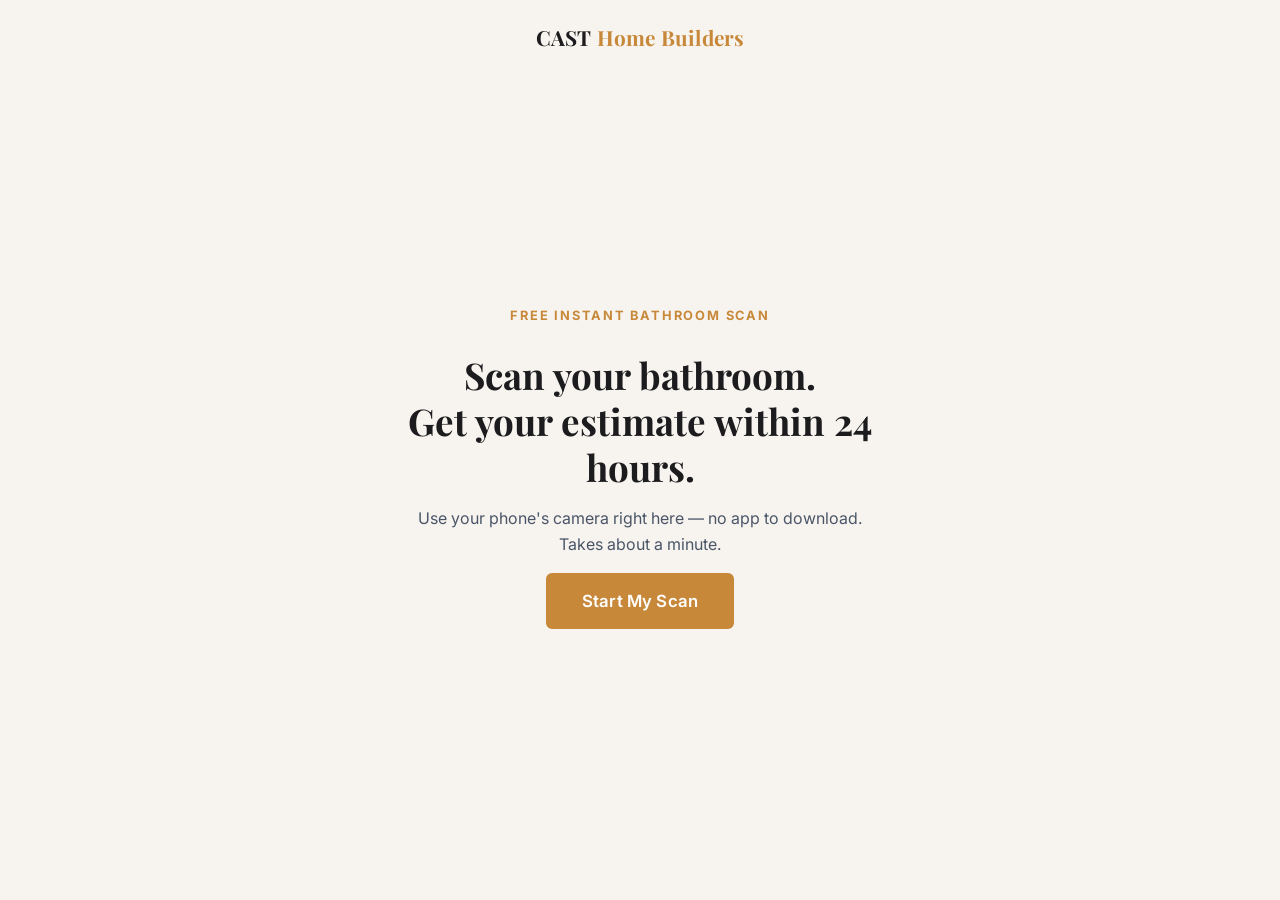
<file: scan.html>
<!DOCTYPE html>
<html lang="en">
<head>
  <meta charset="UTF-8" />
  <meta name="viewport" content="width=device-width, initial-scale=1.0" />

  <title>Free Bathroom Scan &amp; Estimate | CAST Home Builders</title>
  <meta name="description" content="Scan your bathroom from your phone and get a free remodel estimate from CAST Home Builders within 24 hours." />
  <meta name="robots" content="noindex, nofollow" />
  <link rel="canonical" href="https://casthomebuilders.com/scan" />

  <link rel="preconnect" href="https://fonts.googleapis.com" />
  <link rel="preconnect" href="https://fonts.gstatic.com" crossorigin />
  <link href="https://fonts.googleapis.com/css2?family=Playfair+Display:wght@600;700&family=Inter:wght@400;500;600&display=swap" rel="stylesheet" />

  <link rel="stylesheet" href="css/style.css" />
  <link rel="stylesheet" href="css/scan.css" />
  <link rel="icon" type="image/png" href="images/favicon.png" />
</head>
<body class="scan-page">

  <header class="scan-header">
    <a href="https://casthomebuilders.com" class="logo" aria-label="CAST Home Builders home">
      <span class="logo-text">CAST <span class="logo-accent">Home Builders</span></span>
    </a>
  </header>

  <main class="scan-main container">

    <!-- Intro -->
    <section class="scan-step" id="step-intro">
      <p class="section-eyebrow">Free Instant Bathroom Scan</p>
      <h1 class="scan-title">Scan your bathroom.<br>Get your estimate within 24 hours.</h1>
      <p class="scan-sub">Use your phone's camera right here &mdash; no app to download. Takes about a minute.</p>
      <button type="button" class="btn btn-primary btn-lg" id="btn-start">Start My Scan</button>
      <p class="scan-note scan-note-error" id="camera-error" hidden></p>
    </section>

    <!-- Step 1: before photo -->
    <section class="scan-step" id="step-photo" hidden>
      <p class="section-eyebrow">Step 1 of 3</p>
      <h2 class="scan-title-sm">Take a &ldquo;before&rdquo; picture</h2>
      <p class="scan-sub">We'll use this to show you an AI-generated &ldquo;after&rdquo; image alongside your estimate.</p>
      <div class="camera-frame">
        <video id="video-preview" autoplay playsinline muted></video>
      </div>
      <button type="button" class="btn btn-primary btn-lg" id="btn-capture-photo">Take Photo</button>
    </section>

    <!-- Step 1b: photo review -->
    <section class="scan-step" id="step-photo-review" hidden>
      <p class="section-eyebrow">Step 1 of 3</p>
      <h2 class="scan-title-sm">Looks good?</h2>
      <div class="camera-frame">
        <img id="photo-result" alt="Your before photo" />
      </div>
      <div class="scan-actions">
        <button type="button" class="btn btn-secondary" id="btn-retake-photo">Retake</button>
        <button type="button" class="btn btn-primary btn-lg" id="btn-confirm-photo">Great, Continue</button>
      </div>
    </section>

    <!-- Step 2: video scan -->
    <section class="scan-step" id="step-video" hidden>
      <p class="section-eyebrow">Step 2 of 3</p>
      <h2 class="scan-title-sm">Walk us through your bathroom</h2>
      <p class="scan-sub">Slowly pan around the room &mdash; floor to ceiling, all four walls &mdash; so we can generate your estimate.</p>
      <div class="camera-frame scanning">
        <video id="video-preview-2" autoplay playsinline muted></video>
        <div class="scan-overlay" aria-hidden="true"></div>
        <div class="scan-timer" id="scan-timer" hidden>0:00</div>
      </div>
      <button type="button" class="btn btn-primary btn-lg" id="btn-record">Start Scan</button>
      <button type="button" class="btn btn-secondary btn-lg" id="btn-stop-record" hidden>Finish Scan</button>
    </section>

    <!-- Step 2b: video review -->
    <section class="scan-step" id="step-video-review" hidden>
      <p class="section-eyebrow">Step 2 of 3</p>
      <h2 class="scan-title-sm">Scan complete!</h2>
      <div class="camera-frame">
        <video id="video-result" controls playsinline></video>
      </div>
      <div class="scan-actions">
        <button type="button" class="btn btn-secondary" id="btn-retake-video">Redo Scan</button>
        <button type="button" class="btn btn-primary btn-lg" id="btn-confirm-video">Looks Good</button>
      </div>
    </section>

    <!-- Step 3: contact -->
    <section class="scan-step" id="step-contact" hidden>
      <p class="section-eyebrow">Step 3 of 3</p>
      <h2 class="scan-title-sm">All done! Where should we send your estimate?</h2>
      <form class="scan-form" id="contact-form">
        <label for="contact-name">Name</label>
        <input type="text" id="contact-name" name="name" autocomplete="name" required />

        <label for="contact-email">Email</label>
        <input type="email" id="contact-email" name="email" autocomplete="email" required />

        <label for="contact-phone">Phone</label>
        <input type="tel" id="contact-phone" name="phone" autocomplete="tel" required />

        <label for="contact-address">Street Address <span class="scan-optional">(optional)</span></label>
        <input type="text" id="contact-address" name="address" autocomplete="street-address" />

        <button type="submit" class="btn btn-primary btn-lg btn-full" id="btn-submit">Get My Estimate</button>
      </form>
      <p class="scan-note scan-note-error" id="submit-error" hidden></p>
    </section>

    <!-- Uploading -->
    <section class="scan-step" id="step-uploading" hidden>
      <div class="scan-spinner" aria-hidden="true"></div>
      <p class="scan-sub">Uploading your scan&hellip;</p>
    </section>

    <!-- Success -->
    <section class="scan-step" id="step-success" hidden>
      <h2 class="scan-title-sm">You're all set!</h2>
      <p class="scan-sub">We've received your bathroom scan. Your estimate &mdash; along with an AI preview of your new bathroom &mdash; will be in your inbox within 24 hours.</p>
    </section>

  </main>

  <script src="js/scan.js"></script>
</body>
</html>
</file>
<file: css/style.css>
/* ════════════════════════════════════════════════════════
   CAST HOME BUILDERS — style.css
   Palette:
     --charcoal:    #1C1C1E   (authority, backgrounds)
     --off-white:   #F7F4EF   (warm page background)
     --slate:       #4A5568   (body text)
     --amber:       #C8883A   (accent, CTAs)
     --amber-dark:  #A36A25   (hover states)
     --amber-light: #F5E6D3   (tint backgrounds)
     --mid-gray:    #9CA3AF   (muted text)
     --border:      #E5E0D8   (dividers)
   ════════════════════════════════════════════════════════ */

/* ── Reset & Base ─────────────────────────────────────── */
*, *::before, *::after { box-sizing: border-box; margin: 0; padding: 0; }

:root {
  --charcoal:   #1C1C1E;
  --off-white:  #F7F4EF;
  --slate:      #4A5568;
  --amber:      #C8883A;
  --amber-dark: #A36A25;
  --amber-light:#F5E6D3;
  --mid-gray:   #9CA3AF;
  --border:     #E5E0D8;
  --white:      #FFFFFF;
  --radius-sm:  6px;
  --radius-md:  12px;
  --radius-lg:  20px;
  --shadow-sm:  0 1px 4px rgba(0,0,0,.08);
  --shadow-md:  0 4px 20px rgba(0,0,0,.12);
  --shadow-lg:  0 10px 40px rgba(0,0,0,.16);
  --transition: 200ms ease;
  --font-display: 'Playfair Display', Georgia, serif;
  --font-body:    'Inter', -apple-system, BlinkMacSystemFont, sans-serif;
}

html { scroll-behavior: smooth; }

body {
  font-family: var(--font-body);
  background: var(--off-white);
  color: var(--slate);
  line-height: 1.65;
  font-size: 16px;
  -webkit-font-smoothing: antialiased;
}

img { max-width: 100%; height: auto; display: block; }
a { color: inherit; text-decoration: none; }
ul, ol { list-style: none; }
button { cursor: pointer; border: none; background: none; font-family: inherit; }

/* ── Container ────────────────────────────────────────── */
.container {
  width: 100%;
  max-width: 1180px;
  margin-inline: auto;
  padding-inline: 20px;
}

/* ── Buttons ──────────────────────────────────────────── */
.btn {
  display: inline-flex;
  align-items: center;
  gap: 8px;
  font-family: var(--font-body);
  font-weight: 600;
  font-size: 0.95rem;
  letter-spacing: 0.01em;
  border-radius: var(--radius-sm);
  padding: 13px 26px;
  transition: background var(--transition), color var(--transition),
              border-color var(--transition), transform var(--transition),
              box-shadow var(--transition);
  white-space: nowrap;
  text-align: center;
}

.btn-primary {
  background: var(--amber);
  color: var(--white);
  border: 2px solid var(--amber);
}
.btn-primary:hover, .btn-primary:focus-visible {
  background: var(--amber-dark);
  border-color: var(--amber-dark);
  transform: translateY(-1px);
  box-shadow: 0 4px 14px rgba(200,136,58,.35);
}

.btn-secondary {
  background: transparent;
  color: var(--amber);
  border: 2px solid var(--amber);
}
.btn-secondary:hover, .btn-secondary:focus-visible {
  background: var(--amber-light);
  transform: translateY(-1px);
}

.btn-outline {
  background: transparent;
  color: var(--white);
  border: 2px solid rgba(255,255,255,.7);
}
.btn-outline:hover, .btn-outline:focus-visible {
  background: rgba(255,255,255,.12);
  border-color: var(--white);
}

.btn-sm  { padding: 9px 18px; font-size: 0.875rem; }
.btn-lg  { padding: 16px 34px; font-size: 1.05rem; }
.btn-full { width: 100%; justify-content: center; }

/* ── Section Shared Styles ────────────────────────────── */
.section { padding-block: 90px; }

.section-header {
  text-align: center;
  max-width: 640px;
  margin-inline: auto;
  margin-bottom: 60px;
}

.section-eyebrow {
  font-size: 0.8rem;
  font-weight: 700;
  letter-spacing: 0.14em;
  text-transform: uppercase;
  color: var(--amber);
  margin-bottom: 10px;
}

.section-title {
  font-family: var(--font-display);
  font-size: clamp(1.85rem, 4vw, 2.7rem);
  font-weight: 700;
  color: var(--charcoal);
  line-height: 1.2;
  margin-bottom: 18px;
}

.section-desc {
  font-size: 1.05rem;
  color: var(--slate);
  line-height: 1.75;
}

/* ══════════════════════════════════════════════════════
   HEADER / NAV
   ══════════════════════════════════════════════════════ */
.site-header {
  position: sticky;
  top: 0;
  z-index: 100;
  background: rgba(28, 28, 30, 0.97);
  backdrop-filter: blur(10px);
  -webkit-backdrop-filter: blur(10px);
  border-bottom: 1px solid rgba(255,255,255,.06);
  transition: box-shadow var(--transition);
}
.site-header.scrolled { box-shadow: var(--shadow-md); }

.header-inner {
  display: flex;
  align-items: center;
  justify-content: space-between;
  height: 66px;
}

.logo-text {
  font-family: var(--font-display);
  font-size: 1.25rem;
  font-weight: 700;
  color: var(--white);
  letter-spacing: 0.01em;
}
.logo-accent { color: var(--amber); }

.nav-desktop {
  display: none;
  align-items: center;
  gap: 32px;
}
.nav-desktop a {
  font-size: 0.9rem;
  font-weight: 500;
  color: rgba(255,255,255,.78);
  transition: color var(--transition);
}
.nav-desktop a:hover { color: var(--white); }

/* Hamburger */
.nav-toggle {
  display: flex;
  flex-direction: column;
  gap: 5px;
  padding: 6px;
}
.nav-toggle span {
  display: block;
  width: 24px;
  height: 2px;
  background: var(--white);
  border-radius: 2px;
  transition: transform var(--transition), opacity var(--transition);
}
.nav-toggle[aria-expanded="true"] span:nth-child(1) { transform: translateY(7px) rotate(45deg); }
.nav-toggle[aria-expanded="true"] span:nth-child(2) { opacity: 0; }
.nav-toggle[aria-expanded="true"] span:nth-child(3) { transform: translateY(-7px) rotate(-45deg); }

/* Mobile Nav */
.nav-mobile {
  background: var(--charcoal);
  border-top: 1px solid rgba(255,255,255,.08);
  padding: 16px 20px 24px;
  flex-direction: column;
  gap: 4px;
  display: none;
}
.nav-mobile:not([hidden]) {
  display: flex;
}
.nav-mobile-link {
  display: block;
  padding: 12px 16px;
  color: rgba(255,255,255,.82);
  font-weight: 500;
  border-radius: var(--radius-sm);
  transition: background var(--transition), color var(--transition);
}
.nav-mobile-link:hover { background: rgba(255,255,255,.07); color: var(--white); }
.nav-mobile-link.btn {
  margin-top: 12px;
  text-align: center;
  justify-content: center;
}

/* ══════════════════════════════════════════════════════
   HERO
   ══════════════════════════════════════════════════════ */
.hero {
  position: relative;
  min-height: 92vh;
  min-height: 92dvh;
  display: flex;
  align-items: center;
}

.hero-bg {
  position: absolute;
  inset: 0;
  background-size: cover;
  background-position: center;
  /* Fallback color while image loads: */
  background-color: #2d2a26;
}

.hero-overlay {
  position: absolute;
  inset: 0;
  background: linear-gradient(
    135deg,
    rgba(28,28,30,.82) 0%,
    rgba(28,28,30,.60) 60%,
    rgba(28,28,30,.35) 100%
  );
}

.hero-content {
  position: relative;
  z-index: 1;
  padding-block: 80px 60px;
  max-width: 680px;
}

.hero-eyebrow {
  font-size: 0.8rem;
  font-weight: 700;
  letter-spacing: 0.16em;
  text-transform: uppercase;
  color: var(--amber);
  margin-bottom: 18px;
}

.hero-headline {
  font-family: var(--font-display);
  font-size: clamp(2.6rem, 8vw, 5rem);
  font-weight: 700;
  color: var(--white);
  line-height: 1.07;
  margin-bottom: 22px;
}

.hero-sub {
  font-size: clamp(1rem, 2.5vw, 1.2rem);
  color: rgba(255,255,255,.82);
  max-width: 520px;
  margin-bottom: 36px;
  line-height: 1.7;
}

.hero-actions {
  display: flex;
  flex-wrap: wrap;
  gap: 14px;
  margin-bottom: 42px;
}

.hero-badges {
  display: flex;
  flex-wrap: wrap;
  gap: 14px;
}

.badge {
  display: inline-flex;
  align-items: center;
  gap: 7px;
  background: rgba(255,255,255,.1);
  border: 1px solid rgba(255,255,255,.18);
  backdrop-filter: blur(6px);
  -webkit-backdrop-filter: blur(6px);
  color: var(--white);
  font-size: 0.82rem;
  font-weight: 600;
  padding: 7px 14px;
  border-radius: 100px;
}
.badge svg { color: var(--amber); flex-shrink: 0; }

/* ══════════════════════════════════════════════════════
   HERO STATS (folded into hero — no separate stats section)
   ══════════════════════════════════════════════════════ */
.hero-stats {
  display: flex;
  flex-wrap: wrap;
  gap: 20px 28px;
  margin-top: 26px;
  padding-top: 22px;
  border-top: 1px solid rgba(255,255,255,.16);
}
.hero-stat { display: flex; flex-direction: column; }
.hero-stat-num {
  font-family: var(--font-display);
  font-size: 1.5rem;
  font-weight: 700;
  color: var(--amber);
  line-height: 1.1;
}
.hero-stat-label {
  font-size: 0.72rem;
  font-weight: 600;
  letter-spacing: 0.06em;
  text-transform: uppercase;
  color: rgba(255,255,255,.65);
  margin-top: 2px;
}

/* ══════════════════════════════════════════════════════
   SERVICES
   ══════════════════════════════════════════════════════ */
.services { background: var(--off-white); }

.services-grid {
  display: grid;
  grid-template-columns: 1fr;
  gap: 24px;
}

.service-card {
  background: var(--white);
  border-radius: var(--radius-md);
  overflow: hidden;
  box-shadow: var(--shadow-sm);
  transition: transform var(--transition), box-shadow var(--transition);
}
.service-card:hover {
  transform: translateY(-3px);
  box-shadow: var(--shadow-md);
}

.service-img {
  height: 220px;
  background-size: cover;
  background-position: center;
  background-color: var(--border);
}

.service-body {
  padding: 28px;
}
.service-body h3 {
  font-family: var(--font-display);
  font-size: 1.3rem;
  font-weight: 700;
  color: var(--charcoal);
  margin-bottom: 10px;
}
.service-body p {
  font-size: 0.95rem;
  color: var(--slate);
  line-height: 1.7;
  margin-bottom: 18px;
}

.service-link {
  display: inline-flex;
  align-items: center;
  font-weight: 600;
  font-size: 0.9rem;
  color: var(--amber);
  transition: gap var(--transition);
  gap: 4px;
}
.service-link:hover { gap: 8px; color: var(--amber-dark); }

.service-card--wide .service-body--wide {
  display: flex;
  flex-direction: column;
  align-items: flex-start;
  padding: 36px;
}

.misc-icon {
  width: 64px;
  height: 64px;
  border-radius: var(--radius-md);
  background: var(--amber-light);
  display: flex;
  align-items: center;
  justify-content: center;
  margin-bottom: 20px;
  color: var(--amber);
}

/* ══════════════════════════════════════════════════════
   WHY US
   ══════════════════════════════════════════════════════ */
.why-us { background: var(--charcoal); color: var(--white); }
.why-us .section-title { color: var(--white); }
.why-us .section-desc { color: rgba(255,255,255,.7); }

.why-us-inner {
  display: grid;
  grid-template-columns: 1fr;
  gap: 60px;
  align-items: center;
}

.why-list {
  display: flex;
  flex-direction: column;
  gap: 30px;
  margin-top: 36px;
}

.why-list li {
  display: flex;
  gap: 18px;
  align-items: flex-start;
}

.why-icon {
  width: 48px;
  height: 48px;
  border-radius: var(--radius-sm);
  background: rgba(200,136,58,.15);
  display: flex;
  align-items: center;
  justify-content: center;
  flex-shrink: 0;
  color: var(--amber);
}

.why-list strong {
  display: block;
  font-weight: 700;
  color: var(--white);
  margin-bottom: 5px;
  font-size: 1rem;
}
.why-list p {
  font-size: 0.92rem;
  color: rgba(255,255,255,.65);
  line-height: 1.65;
  margin: 0;
}

.why-us-img-wrap {
  position: relative;
}

.why-us-img {
  width: 100%;
  height: 380px;
  border-radius: var(--radius-lg);
  background-size: cover;
  background-position: center;
  background-color: #2d2a26;
}

.why-us-badge {
  position: absolute;
  bottom: -20px;
  left: 24px;
  background: var(--amber);
  color: var(--white);
  border-radius: var(--radius-md);
  padding: 14px 20px;
  display: flex;
  align-items: center;
  gap: 14px;
  box-shadow: var(--shadow-lg);
}
.why-us-badge strong {
  display: block;
  font-size: 1rem;
  font-weight: 700;
  line-height: 1.2;
}
.why-us-badge span {
  font-size: 0.78rem;
  opacity: .85;
}

/* ══════════════════════════════════════════════════════
   ABOUT SECTION EXTRAS
   (Why Us + Meet Owner + Our Promise merged into .why-us —
   this is just the one extra bit of text styling that section needs)
   ══════════════════════════════════════════════════════ */
.meet-owner-signoff {
  font-size: 0.92rem;
  font-weight: 600;
  color: var(--charcoal);
  margin: -6px 0 20px;
}

/* ══════════════════════════════════════════════════════
   PROCESS
   ══════════════════════════════════════════════════════ */
.process { background: var(--off-white); }

.process-steps {
  display: flex;
  flex-direction: column;
  gap: 0;
  max-width: 760px;
  margin-inline: auto;
  position: relative;
}

/* Vertical connector line */
.process-steps::before {
  content: '';
  position: absolute;
  top: 28px;
  bottom: 28px;
  left: 23px;
  width: 2px;
  background: var(--border);
  z-index: 0;
}

.process-step {
  display: flex;
  gap: 28px;
  align-items: flex-start;
  padding-bottom: 40px;
  position: relative;
  z-index: 1;
}
.process-step:last-child { padding-bottom: 0; }

.step-number {
  width: 48px;
  height: 48px;
  border-radius: 50%;
  background: var(--amber);
  color: var(--white);
  font-family: var(--font-display);
  font-size: 1.1rem;
  font-weight: 700;
  display: flex;
  align-items: center;
  justify-content: center;
  flex-shrink: 0;
  box-shadow: 0 0 0 4px var(--off-white);
}

.step-content h3 {
  font-family: var(--font-display);
  font-size: 1.25rem;
  font-weight: 700;
  color: var(--charcoal);
  margin-bottom: 8px;
  padding-top: 10px;
}
.step-content p {
  font-size: 0.95rem;
  color: var(--slate);
  line-height: 1.7;
}

.process-cta {
  text-align: center;
  margin-top: 56px;
}

/* ══════════════════════════════════════════════════════
   GALLERY (filterable, adaptive: single photo / carousel / before-after)
   ══════════════════════════════════════════════════════ */
.gallery-section { background: var(--charcoal); }
.gallery-section .section-eyebrow { color: var(--amber); }
.gallery-section .section-title { color: var(--white); }
.gallery-section .section-desc { color: rgba(255,255,255,.65); }

.gallery-filters {
  display: flex;
  flex-wrap: wrap;
  gap: 10px;
  justify-content: center;
  margin-bottom: 40px;
}
.filter-pill {
  font-family: var(--font-body);
  font-size: 0.85rem;
  font-weight: 600;
  padding: 9px 18px;
  border-radius: 100px;
  border: 1.5px solid rgba(255,255,255,.18);
  background: transparent;
  color: rgba(255,255,255,.75);
  cursor: pointer;
  transition: all var(--transition);
}
.filter-pill:hover { border-color: var(--amber); color: var(--white); }
.filter-pill.active { background: var(--amber); border-color: var(--amber); color: var(--white); }

.gallery-grid-v2 {
  display: grid;
  grid-template-columns: 1fr;
  gap: 22px;
}

.gcard {
  position: relative;
  border-radius: var(--radius-md);
  overflow: hidden;
  cursor: pointer;
  box-shadow: var(--shadow-sm);
  transition: transform var(--transition), box-shadow var(--transition);
  background: var(--white);
}
.gcard:hover { transform: translateY(-4px); box-shadow: var(--shadow-md); }

.gcard-thumb {
  height: 220px;
  background-size: cover;
  background-position: center;
  background-color: #2d2a26;
}

.gcard-badge {
  position: absolute;
  top: 12px;
  right: 12px;
  background: rgba(28,28,30,.82);
  color: var(--white);
  font-size: 0.72rem;
  font-weight: 700;
  letter-spacing: 0.03em;
  padding: 5px 11px;
  border-radius: 100px;
  display: inline-flex;
  align-items: center;
  gap: 5px;
}

.gcard-body { padding: 16px 18px; }
.gcard-cat {
  font-size: 0.7rem;
  font-weight: 700;
  letter-spacing: 0.08em;
  text-transform: uppercase;
  color: var(--amber);
  margin-bottom: 4px;
}
.gcard-title {
  font-family: var(--font-display);
  font-size: 1.05rem;
  font-weight: 700;
  color: var(--charcoal);
  margin-bottom: 2px;
}
.gcard-loc { font-size: 0.85rem; color: var(--mid-gray); }

.gallery-empty {
  text-align: center;
  color: rgba(255,255,255,.6);
  font-size: 0.95rem;
  padding: 30px 0 10px;
}

.gallery-cta { text-align: center; margin-top: 40px; }

/* ── Lightbox ─────────────────────────────────────────── */
.lightbox-overlay {
  position: fixed;
  inset: 0;
  background: rgba(17,17,18,.92);
  display: none;
  align-items: center;
  justify-content: center;
  z-index: 1000;
  padding: 20px;
}
.lightbox-overlay.active { display: flex; }

.lightbox-content {
  background: var(--white);
  border-radius: var(--radius-lg);
  max-width: 780px;
  width: 100%;
  max-height: 92vh;
  overflow-y: auto;
  box-shadow: var(--shadow-lg);
}

.lightbox-close {
  position: absolute;
  top: 16px;
  right: 16px;
  background: rgba(255,255,255,.16);
  color: var(--white);
  width: 38px;
  height: 38px;
  border-radius: 50%;
  display: flex;
  align-items: center;
  justify-content: center;
  font-size: 20px;
  line-height: 1;
  cursor: pointer;
  z-index: 5;
}
.lightbox-close:hover { background: rgba(255,255,255,.3); }

.lightbox-media {
  position: relative;
  display: flex;
  align-items: center;
  justify-content: center;
  background: #2d2a26;
}

.lightbox-slide {
  display: none;
  max-width: 100%;
  max-height: min(80vh, 700px);
  width: auto;
  height: auto;
  margin: 0 auto;
}
.lightbox-slide.active { display: block; }

.lightbox-nav-btn {
  position: absolute;
  top: 50%;
  transform: translateY(-50%);
  background: rgba(0,0,0,.4);
  color: var(--white);
  border-radius: 50%;
  width: 42px;
  height: 42px;
  display: flex;
  align-items: center;
  justify-content: center;
  cursor: pointer;
  z-index: 4;
  font-size: 20px;
}
.lightbox-prev { left: 14px; }
.lightbox-next { right: 14px; }

.lightbox-counter {
  position: absolute;
  bottom: 12px;
  left: 50%;
  transform: translateX(-50%);
  background: rgba(0,0,0,.5);
  color: var(--white);
  font-size: 0.78rem;
  font-weight: 600;
  padding: 5px 12px;
  border-radius: 100px;
  z-index: 4;
}

.lightbox-caption { padding: 18px 22px; }
.lightbox-caption .gcard-cat { margin-bottom: 6px; }
.lightbox-caption h3 { font-family: var(--font-display); font-size: 1.25rem; color: var(--charcoal); margin-bottom: 4px; }
.lightbox-caption p:not(.gcard-cat) { font-size: 0.9rem; color: var(--mid-gray); }

/* ── Before/After slider (inside lightbox) ───────────────── */
.ba-slider { position: absolute; inset: 0; overflow: hidden; }
.ba-image { position: absolute; top: 0; left: 0; height: 100%; background-size: cover; background-position: center; }
.ba-after { width: 100%; }
.ba-clip { position: absolute; top: 0; left: 0; height: 100%; overflow: hidden; width: 50%; }

.ba-handle {
  position: absolute;
  top: 0;
  bottom: 0;
  width: 3px;
  background: var(--white);
  transform: translateX(-50%);
  left: 50%;
  pointer-events: none;
  z-index: 3;
  box-shadow: 0 0 0 3px rgba(255,255,255,.25);
}
.ba-handle::after {
  content: '\\2194';
  position: absolute;
  top: 50%;
  left: 50%;
  transform: translate(-50%, -50%);
  background: var(--white);
  color: var(--charcoal);
  width: 34px;
  height: 34px;
  border-radius: 50%;
  display: flex;
  align-items: center;
  justify-content: center;
  font-size: 15px;
  font-weight: 700;
}

.ba-range {
  position: absolute;
  inset: 0;
  width: 100%;
  height: 100%;
  opacity: 0;
  cursor: ew-resize;
  margin: 0;
  z-index: 4;
  -webkit-appearance: none;
  appearance: none;
}

.ba-label {
  position: absolute;
  top: 12px;
  font-size: 0.68rem;
  font-weight: 700;
  letter-spacing: 0.08em;
  text-transform: uppercase;
  background: rgba(0,0,0,.5);
  color: var(--white);
  padding: 4px 10px;
  border-radius: 100px;
  z-index: 2;
}
.ba-label-before { left: 12px; }
.ba-label-after { right: 12px; }

/* Shorter lightbox media on small phones so caption + close stay reachable */
@media (max-width: 480px) {
  .lightbox-slide { max-height: 50vh; }
}

@media (min-width: 640px) {
  .gallery-grid-v2 { grid-template-columns: 1fr 1fr; }
}
@media (min-width: 900px) {
  .gallery-grid-v2 { grid-template-columns: repeat(3, 1fr); }
}

/* ══════════════════════════════════════════════════════
   REVIEWS
   ══════════════════════════════════════════════════════ */
.reviews { background: var(--off-white); }

.reviews-grid {
  display: grid;
  grid-template-columns: 1fr;
  gap: 24px;
  margin-bottom: 40px;
}

.review-card {
  background: var(--white);
  border-radius: var(--radius-md);
  padding: 30px;
  box-shadow: var(--shadow-sm);
  border-left: 4px solid var(--amber);
}

.review-stars {
  color: var(--amber);
  font-size: 1.1rem;
  letter-spacing: 2px;
  margin-bottom: 14px;
}

.review-card blockquote {
  font-style: italic;
  font-size: 0.97rem;
  color: var(--slate);
  line-height: 1.72;
  margin-bottom: 18px;
  quotes: none;
}

.review-author {
  font-size: 0.85rem;
  font-weight: 700;
  color: var(--charcoal);
}

.reviews-cta { text-align: center; }

/* ══════════════════════════════════════════════════════
   CONTACT / FORM
   ══════════════════════════════════════════════════════ */
.contact { background: var(--charcoal); }
.contact .section-title { color: var(--white); }
.contact .section-desc { color: rgba(255,255,255,.7); }
.contact .section-eyebrow { color: var(--amber); }

.contact-inner {
  display: grid;
  grid-template-columns: 1fr;
  gap: 60px;
  align-items: start;
}

.contact-details {
  display: flex;
  flex-direction: column;
  gap: 18px;
  margin-top: 32px;
}
.contact-details li {
  display: flex;
  align-items: center;
  gap: 14px;
  color: rgba(255,255,255,.8);
  font-size: 0.97rem;
}
.contact-details li svg { flex-shrink: 0; color: var(--amber); }
.contact-details a { transition: color var(--transition); }
.contact-details a:hover { color: var(--amber); }

.contact-form-wrap {
  background: var(--white);
  border-radius: var(--radius-lg);
  padding: 36px;
  box-shadow: var(--shadow-lg);
}

.form-row {
  display: grid;
  grid-template-columns: 1fr;
  gap: 18px;
}

.form-group {
  display: flex;
  flex-direction: column;
  gap: 7px;
  margin-bottom: 18px;
}
.form-group:last-of-type { margin-bottom: 0; }

.form-group label {
  font-size: 0.86rem;
  font-weight: 600;
  color: var(--charcoal);
}

.form-group input,
.form-group select,
.form-group textarea {
  font-family: var(--font-body);
  font-size: 0.95rem;
  color: var(--charcoal);
  background: var(--off-white);
  border: 1.5px solid var(--border);
  border-radius: var(--radius-sm);
  padding: 12px 14px;
  width: 100%;
  transition: border-color var(--transition), box-shadow var(--transition);
  -webkit-appearance: none;
  appearance: none;
}
.form-group input::placeholder,
.form-group textarea::placeholder { color: var(--mid-gray); }
.form-group input:focus,
.form-group select:focus,
.form-group textarea:focus {
  outline: none;
  border-color: var(--amber);
  box-shadow: 0 0 0 3px rgba(200,136,58,.15);
}

.form-group select {
  background-image: url("data:image/svg+xml,%3Csvg xmlns='http://www.w3.org/2000/svg' width='16' height='16' viewBox='0 0 24 24' fill='none' stroke='%239CA3AF' stroke-width='2'%3E%3Cpolyline points='6 9 12 15 18 9'/%3E%3C/svg%3E");
  background-repeat: no-repeat;
  background-position: right 12px center;
  padding-right: 40px;
}

.form-group textarea { resize: vertical; min-height: 110px; }

.contact-form .btn { margin-top: 22px; }

.form-disclaimer {
  font-size: 0.78rem;
  color: var(--mid-gray);
  text-align: center;
  margin-top: 12px;
}

.form-success {
  margin-top: 20px;
  padding: 16px;
  background: #f0fdf4;
  border: 1px solid #bbf7d0;
  border-radius: var(--radius-sm);
  color: #166534;
  font-weight: 600;
  font-size: 0.95rem;
  display: none;
  align-items: center;
  gap: 10px;
}
.form-success:not([hidden]) {
  display: flex;
}

/* ══════════════════════════════════════════════════════
   FOOTER
   ══════════════════════════════════════════════════════ */
.site-footer {
  background: #111112;
  color: rgba(255,255,255,.6);
}

.footer-inner {
  display: grid;
  grid-template-columns: 1fr;
  gap: 40px;
  padding-block: 56px 40px;
}

.footer-brand .logo-text { font-size: 1.15rem; display: block; margin-bottom: 12px; }
.footer-brand p { font-size: 0.88rem; line-height: 1.65; margin-bottom: 6px; }
.footer-license { font-size: 0.78rem; opacity: .6; }

.footer-links h4,
.footer-contact h4 {
  font-size: 0.78rem;
  font-weight: 700;
  letter-spacing: 0.12em;
  text-transform: uppercase;
  color: var(--white);
  margin-bottom: 16px;
}

.footer-links ul,
.footer-contact ul {
  display: flex;
  flex-direction: column;
  gap: 10px;
}

.footer-links a,
.footer-contact a,
.footer-contact li {
  font-size: 0.88rem;
  color: rgba(255,255,255,.55);
  transition: color var(--transition);
}
.footer-links a:hover,
.footer-contact a:hover { color: var(--amber); }

.footer-bottom {
  border-top: 1px solid rgba(255,255,255,.07);
  padding-block: 20px;
}
.footer-bottom .container {
  display: flex;
  justify-content: space-between;
  align-items: center;
  flex-wrap: wrap;
  gap: 8px;
}
.footer-bottom p { font-size: 0.8rem; }
.footer-bottom a { color: var(--amber); }

/* ══════════════════════════════════════════════════════
   STICKY CTA BAR (mobile only)
   ══════════════════════════════════════════════════════ */
.sticky-cta {
  position: fixed;
  bottom: 0;
  left: 0;
  right: 0;
  z-index: 200;
  display: grid;
  grid-template-columns: 1fr 1.6fr;
  box-shadow: 0 -4px 20px rgba(0,0,0,.2);
  transform: translateY(100%);
  transition: transform 350ms ease;
}
.sticky-cta.visible {
  transform: translateY(0);
}

.sticky-btn {
  display: flex;
  align-items: center;
  justify-content: center;
  gap: 8px;
  padding: 16px;
  font-weight: 700;
  font-size: 0.9rem;
  font-family: var(--font-body);
}
.sticky-btn--call {
  background: var(--charcoal);
  color: var(--white);
  border-right: 1px solid rgba(255,255,255,.1);
}
.sticky-btn--quote {
  background: var(--amber);
  color: var(--white);
}

/* ══════════════════════════════════════════════════════
   RESPONSIVE — TABLET (640px+)
   ══════════════════════════════════════════════════════ */
@media (min-width: 640px) {

  .services-grid {
    grid-template-columns: 1fr 1fr;
  }
  .service-card--wide {
    grid-column: 1 / -1;
  }
  .service-body--wide {
    flex-direction: row;
    align-items: center;
    gap: 36px;
  }
  .misc-icon { flex-shrink: 0; margin-bottom: 0; }

  .form-row { grid-template-columns: 1fr 1fr; }

  .reviews-grid { grid-template-columns: 1fr 1fr; }

  .footer-inner {
    grid-template-columns: 2fr 1fr 1fr;
  }
}

/* ══════════════════════════════════════════════════════
   RESPONSIVE — DESKTOP (900px+)
   ══════════════════════════════════════════════════════ */
@media (min-width: 900px) {

  /* Nav */
  .nav-desktop { display: flex; }
  .nav-toggle { display: none; }
  .nav-mobile { display: none !important; }

  /* Hero */
  .hero { min-height: 96vh; min-height: 96dvh; }

  /* Services — 3 columns now that Concrete makes it 5 cards + 1 wide card */
  .services-grid { grid-template-columns: 1fr 1fr 1fr; }

  /* Why us two-column */
  .why-us-inner { grid-template-columns: 1fr 1fr; gap: 80px; }
  .why-us-img { height: 520px; }

  /* Reviews 3-col */
  .reviews-grid { grid-template-columns: repeat(3, 1fr); }

  /* Contact two-column */
  .contact-inner { grid-template-columns: 1fr 1fr; gap: 80px; }

  /* Footer */
  .footer-inner { grid-template-columns: 2.5fr 1fr 1fr; padding-block: 70px 48px; }

  /* Hide sticky CTA on desktop */
  .sticky-cta { display: none; }
}

/* ══════════════════════════════════════════════════════
   FOCUS STYLES (accessibility)
   ══════════════════════════════════════════════════════ */
:focus-visible {
  outline: 2px solid var(--amber);
  outline-offset: 3px;
  border-radius: 3px;
}

/* ══════════════════════════════════════════════════════
   REDUCED MOTION
   ══════════════════════════════════════════════════════ */
@media (prefers-reduced-motion: reduce) {
  *, *::before, *::after {
    animation-duration: .01ms !important;
    transition-duration: .01ms !important;
  }
  .gallery-img { transition: none; }
}
</file>
<file: css/accessibility.css>
/* ════════════════════════════════════════════════════════
   CAST HOME BUILDERS — accessibility.css
   Extends style.css. Palette stays consistent with main site
   but uses a slightly warmer, softer tone to feel safe/caring
   rather than sales-y.
   ════════════════════════════════════════════════════════ */

/* ── Accessibility page shared typography ─────────────── */
.acc-section-eyebrow {
  font-size: 0.8rem;
  font-weight: 700;
  letter-spacing: 0.14em;
  text-transform: uppercase;
  color: var(--amber);
  margin-bottom: 10px;
}

.acc-section-title {
  font-family: var(--font-display);
  font-size: clamp(1.75rem, 4vw, 2.6rem);
  font-weight: 700;
  color: var(--charcoal);
  line-height: 1.2;
  margin-bottom: 18px;
}

.acc-section-desc {
  font-size: 1.05rem;
  color: var(--slate);
  line-height: 1.75;
}

.acc-section-header {
  text-align: center;
  max-width: 640px;
  margin-inline: auto;
  margin-bottom: 56px;
}

.acc-section { padding-block: 88px; }

/* ══════════════════════════════════════════════════════
   HERO
   ══════════════════════════════════════════════════════ */
.acc-hero {
  position: relative;
  min-height: 90vh;
  min-height: 90dvh;
  display: flex;
  align-items: center;
}

.acc-hero-bg {
  position: absolute;
  inset: 0;
  background-size: cover;
  background-position: center;
  background-color: #2a2520;
}

.acc-hero-overlay {
  position: absolute;
  inset: 0;
  background: linear-gradient(
    120deg,
    rgba(20,18,16,.88) 0%,
    rgba(20,18,16,.65) 55%,
    rgba(20,18,16,.30) 100%
  );
}

.acc-hero-content {
  position: relative;
  z-index: 1;
  padding-block: 100px 70px;
  max-width: 700px;
}

.acc-eyebrow {
  font-size: 0.78rem;
  font-weight: 700;
  letter-spacing: 0.16em;
  text-transform: uppercase;
  color: var(--amber);
  margin-bottom: 20px;
}

.acc-headline {
  font-family: var(--font-display);
  font-size: clamp(2.4rem, 7vw, 4.6rem);
  font-weight: 700;
  color: #fff;
  line-height: 1.08;
  margin-bottom: 24px;
}

.acc-sub {
  font-size: clamp(1rem, 2.4vw, 1.18rem);
  color: rgba(255,255,255,.82);
  max-width: 560px;
  margin-bottom: 38px;
  line-height: 1.72;
}

.acc-hero-actions {
  display: flex;
  flex-wrap: wrap;
  gap: 14px;
}

/* ══════════════════════════════════════════════════════
   WHO THIS IS FOR
   ══════════════════════════════════════════════════════ */
.acc-who { background: var(--off-white); }

.acc-who-inner { max-width: 900px; margin-inline: auto; }

.acc-who-text > .acc-section-eyebrow,
.acc-who-text > .acc-section-title {
  text-align: center;
  display: block;
}
.acc-who-text > .acc-section-title { margin-bottom: 48px; }

.acc-who-cards {
  display: grid;
  grid-template-columns: 1fr;
  gap: 24px;
}

.acc-who-card {
  background: var(--white);
  border-radius: var(--radius-md);
  padding: 34px;
  box-shadow: var(--shadow-sm);
  border-top: 4px solid var(--amber);
}

.acc-who-icon {
  width: 52px;
  height: 52px;
  border-radius: var(--radius-sm);
  background: var(--amber-light);
  display: flex;
  align-items: center;
  justify-content: center;
  color: var(--amber);
  margin-bottom: 18px;
}

.acc-who-card h3 {
  font-family: var(--font-display);
  font-size: 1.25rem;
  font-weight: 700;
  color: var(--charcoal);
  margin-bottom: 12px;
}

.acc-who-card p {
  font-size: 0.97rem;
  color: var(--slate);
  line-height: 1.75;
  margin: 0;
}

/* ══════════════════════════════════════════════════════
   FEATURES GRID
   ══════════════════════════════════════════════════════ */
.acc-features { background: var(--charcoal); }
.acc-features .acc-section-title { color: #fff; }
.acc-features .acc-section-desc { color: rgba(255,255,255,.68); }
.acc-features .acc-section-eyebrow { color: var(--amber); }

.acc-features-grid {
  display: grid;
  grid-template-columns: 1fr;
  gap: 24px;
}

.acc-feature-card {
  background: rgba(255,255,255,.05);
  border: 1px solid rgba(255,255,255,.08);
  border-radius: var(--radius-md);
  overflow: hidden;
  transition: transform var(--transition), border-color var(--transition);
}
.acc-feature-card:hover {
  transform: translateY(-3px);
  border-color: rgba(200,136,58,.4);
}

.acc-feature-img {
  height: 210px;
  background-size: cover;
  background-position: center;
  background-color: #2d2a26;
}

.acc-feature-body {
  padding: 26px;
}
.acc-feature-body h3 {
  font-family: var(--font-display);
  font-size: 1.2rem;
  font-weight: 700;
  color: #fff;
  margin-bottom: 10px;
}
.acc-feature-body p {
  font-size: 0.93rem;
  color: rgba(255,255,255,.65);
  line-height: 1.72;
  margin: 0;
}

/* ══════════════════════════════════════════════════════
   WHY IT MATTERS
   ══════════════════════════════════════════════════════ */
.acc-why-matters { background: var(--amber-light); }
.acc-why-matters .acc-section-title { color: var(--charcoal); }

.acc-why-inner {
  display: grid;
  grid-template-columns: 1fr;
  gap: 56px;
  align-items: start;
  max-width: 1000px;
  margin-inline: auto;
}

.acc-why-text p {
  font-size: 1rem;
  color: var(--slate);
  line-height: 1.78;
  margin-bottom: 18px;
}
.acc-why-text p:last-child { margin-bottom: 0; }
.acc-why-text strong { color: var(--charcoal); font-weight: 700; }

.acc-why-stats {
  display: flex;
  flex-direction: column;
  gap: 28px;
}

.acc-stat {
  display: flex;
  flex-direction: column;
  border-left: 4px solid var(--amber);
  padding-left: 20px;
}

.acc-stat-number {
  font-family: var(--font-display);
  font-size: 2.8rem;
  font-weight: 700;
  color: var(--amber-dark);
  line-height: 1;
  margin-bottom: 6px;
}

.acc-stat-label {
  font-size: 0.9rem;
  color: var(--slate);
  line-height: 1.5;
}

/* ══════════════════════════════════════════════════════
   GALLERY
   ══════════════════════════════════════════════════════ */
.acc-gallery-section { background: var(--off-white); }

.acc-gallery-grid {
  display: grid;
  grid-template-columns: 1fr;
  gap: 16px;
  margin-bottom: 24px;
}

.acc-gallery-item {
  border-radius: var(--radius-md);
  overflow: hidden;
  position: relative;
}

.acc-gallery-img {
  height: 260px;
  background-size: cover;
  background-position: center;
  background-color: var(--border);
  transition: transform 350ms ease;
}
.acc-gallery-item:hover .acc-gallery-img { transform: scale(1.03); }

.acc-gallery-caption {
  position: absolute;
  bottom: 0; left: 0; right: 0;
  background: linear-gradient(transparent, rgba(28,28,30,.85));
  color: #fff;
  font-size: 0.82rem;
  font-weight: 600;
  padding: 24px 16px 14px;
  letter-spacing: 0.03em;
}

.acc-gallery-note {
  text-align: center;
  font-size: 0.9rem;
  color: var(--mid-gray);
  margin-top: 8px;
}
.acc-gallery-note a { color: var(--amber); text-decoration: underline; }

/* ══════════════════════════════════════════════════════
   REVIEWS
   ══════════════════════════════════════════════════════ */
.acc-reviews { background: var(--charcoal); }
.acc-reviews .acc-section-title { color: #fff; }
.acc-reviews .acc-section-eyebrow { color: var(--amber); }

.acc-reviews-grid {
  display: grid;
  grid-template-columns: 1fr;
  gap: 24px;
  max-width: 800px;
  margin-inline: auto;
}

.acc-review-card {
  background: rgba(255,255,255,.06);
  border: 1px solid rgba(255,255,255,.1);
  border-left: 4px solid var(--amber);
  border-radius: var(--radius-md);
  padding: 30px;
}

.acc-review-stars {
  color: var(--amber);
  font-size: 1.1rem;
  letter-spacing: 2px;
  margin-bottom: 14px;
}

.acc-review-card blockquote {
  font-style: italic;
  font-size: 0.97rem;
  color: rgba(255,255,255,.82);
  line-height: 1.72;
  margin-bottom: 16px;
  quotes: none;
}

.acc-review-author {
  font-size: 0.85rem;
  font-weight: 700;
  color: rgba(255,255,255,.5);
}

.acc-review-card--placeholder {
  border-left-color: rgba(255,255,255,.15);
  display: flex;
  align-items: center;
  justify-content: center;
}

.acc-review-placeholder-text {
  text-align: center;
  color: rgba(255,255,255,.45);
  display: flex;
  flex-direction: column;
  align-items: center;
  gap: 12px;
}
.acc-review-placeholder-text p { font-size: 0.92rem; margin: 0; }

/* ══════════════════════════════════════════════════════
   CONTACT
   ══════════════════════════════════════════════════════ */
.acc-contact { background: var(--charcoal); }
.acc-contact .acc-section-title { color: #fff; }
.acc-contact .acc-section-eyebrow { color: var(--amber); }
.acc-contact > .container > .acc-contact-inner > .acc-contact-text > p {
  color: rgba(255,255,255,.75);
  font-size: 1rem;
  line-height: 1.75;
  margin-bottom: 28px;
}

.acc-contact-inner {
  display: grid;
  grid-template-columns: 1fr;
  gap: 56px;
  align-items: start;
}

.acc-contact-details {
  display: flex;
  flex-direction: column;
  gap: 14px;
  margin-bottom: 32px;
}

.acc-contact-details li {
  display: flex;
  align-items: center;
  gap: 12px;
  color: rgba(255,255,255,.75);
  font-size: 0.95rem;
}
.acc-contact-details li svg { flex-shrink: 0; color: var(--amber); }

.acc-contact .form-group select {
  width: 100%;
  min-width: 0;
}

.acc-phone-link {
  display: inline-flex;
  align-items: center;
  gap: 10px;
  font-size: 1.3rem;
  font-weight: 700;
  color: var(--amber);
  transition: color var(--transition);
}
.acc-phone-link:hover { color: var(--amber-dark); }

/* ══════════════════════════════════════════════════════
   HOMEPAGE BANNER (added to index.html)
   ══════════════════════════════════════════════════════ */
.acc-banner {
  background: var(--charcoal);
  position: relative;
  overflow: hidden;
  padding-block: 72px;
}

/* Subtle warm texture overlay */
.acc-banner::before {
  content: '';
  position: absolute;
  inset: 0;
  background: radial-gradient(ellipse at 70% 50%, rgba(200,136,58,.12) 0%, transparent 65%);
  pointer-events: none;
}

.acc-banner-inner {
  display: grid;
  grid-template-columns: 1fr;
  gap: 40px;
  align-items: center;
  position: relative;
  z-index: 1;
}

.acc-banner-label {
  display: inline-block;
  font-size: 0.72rem;
  font-weight: 700;
  letter-spacing: 0.16em;
  text-transform: uppercase;
  color: var(--amber);
  background: rgba(200,136,58,.12);
  border: 1px solid rgba(200,136,58,.3);
  border-radius: 100px;
  padding: 5px 14px;
  margin-bottom: 16px;
}

.acc-banner-headline {
  font-family: var(--font-display);
  font-size: clamp(1.7rem, 4vw, 2.6rem);
  font-weight: 700;
  color: #fff;
  line-height: 1.18;
  margin-bottom: 14px;
}

.acc-banner-sub {
  font-size: 1rem;
  color: rgba(255,255,255,.68);
  line-height: 1.7;
  max-width: 500px;
  margin-bottom: 28px;
}

.acc-banner-features {
  display: flex;
  flex-wrap: wrap;
  gap: 10px;
  margin-bottom: 32px;
}

.acc-banner-tag {
  display: inline-flex;
  align-items: center;
  gap: 6px;
  font-size: 0.8rem;
  font-weight: 600;
  color: rgba(255,255,255,.75);
  background: rgba(255,255,255,.07);
  border: 1px solid rgba(255,255,255,.12);
  border-radius: 100px;
  padding: 6px 13px;
}
.acc-banner-tag svg { color: var(--amber); flex-shrink: 0; }

.acc-banner-img {
  border-radius: var(--radius-lg);
  overflow: hidden;
  height: 320px;
  background-size: cover;
  background-position: center;
  background-color: #2d2a26;
  box-shadow: var(--shadow-lg);
}

/* ══════════════════════════════════════════════════════
   RESPONSIVE
   ══════════════════════════════════════════════════════ */
@media (min-width: 640px) {
  .acc-who-cards { grid-template-columns: 1fr 1fr; }
  .acc-features-grid { grid-template-columns: 1fr 1fr; }
  .acc-gallery-grid { grid-template-columns: 1fr 1fr 1fr; }
  .acc-reviews-grid { grid-template-columns: 1fr 1fr; }
  .acc-banner-inner { grid-template-columns: 1fr 1fr; }
}

@media (min-width: 900px) {
  .acc-features-grid { grid-template-columns: 1fr 1fr 1fr; }
  .acc-why-inner { grid-template-columns: 1.4fr 1fr; gap: 80px; }
  .acc-contact-inner { grid-template-columns: 1fr 1fr; gap: 80px; }
  .acc-banner-inner { grid-template-columns: 1fr 1fr; gap: 60px; }
  .acc-banner-img { height: 400px; }
}

.logo-sub {
  display: block;
  font-family: var(--font-body);
  font-size: 0.68rem;
  font-weight: 600;
  letter-spacing: 0.1em;
  text-transform: uppercase;
  color: var(--amber);
  line-height: 1;
  margin-top: 3px;
}

.logo {
  display: flex;
  flex-direction: column;
  justify-content: center;
}

/* ── Mobile fix: prevent contact form from overflowing viewport ── */
@media (max-width: 640px) {
  .acc-contact .contact-form-wrap {
    padding: 24px 20px;
    max-width: 100%;
    overflow-x: hidden;
  }

  .acc-contact .form-group select,
  .acc-contact .form-group input,
  .acc-contact .form-group textarea {
    max-width: 100%;
    font-size: 16px; /* prevents iOS auto-zoom on focus, which can cause layout shift */
  }

  .acc-contact-inner {
    overflow-x: hidden;
  }
}

/* ════════════════════════════════════════════════════════
   CAST HOME BUILDERS — accessibility-additions.css
   Styles for the NEW marketing-plan-aligned sections.
   PASTE THE CONTENTS OF THIS FILE at the END of css/accessibility.css
   (or keep it separate and add a <link> — but appending is simpler).
   ════════════════════════════════════════════════════════ */

/* ── Hero trust row ─────────────────────────────────── */
.acc-hero-trust {
  display: flex;
  flex-wrap: wrap;
  gap: 10px 22px;
  margin-top: 30px;
}
.acc-hero-trust-item {
  display: inline-flex;
  align-items: center;
  gap: 8px;
  font-size: 0.85rem;
  font-weight: 600;
  color: rgba(255,255,255,.85);
}
.acc-hero-trust-item svg { color: var(--amber); flex-shrink: 0; }

/* ── USP / The Difference ───────────────────────────── */
.acc-usp { background: var(--off-white); }

.acc-usp-grid {
  display: grid;
  grid-template-columns: 1fr;
  gap: 24px;
  max-width: 900px;
  margin-inline: auto;
}

.acc-usp-card {
  background: var(--white);
  border: 1px solid var(--border);
  border-radius: var(--radius-md);
  padding: 34px 32px;
  box-shadow: var(--shadow-sm);
  position: relative;
  overflow: hidden;
}
.acc-usp-card::before {
  content: '';
  position: absolute;
  top: 0; left: 0; bottom: 0;
  width: 5px;
  background: var(--amber);
}

.acc-usp-num {
  font-family: var(--font-display);
  font-size: 1.4rem;
  font-weight: 700;
  color: var(--amber);
  margin-bottom: 12px;
}

.acc-usp-card h3 {
  font-family: var(--font-display);
  font-size: 1.4rem;
  font-weight: 700;
  color: var(--charcoal);
  margin-bottom: 12px;
  line-height: 1.2;
}
.acc-usp-card p {
  font-size: 1rem;
  color: var(--slate);
  line-height: 1.72;
  margin: 0;
}

/* ── How It Works ───────────────────────────────────── */
.acc-how { background: var(--charcoal); }
.acc-how .acc-section-title { color: #fff; }
.acc-how .acc-section-desc { color: rgba(255,255,255,.68); }
.acc-how .acc-section-eyebrow { color: var(--amber); }

.acc-steps {
  display: grid;
  grid-template-columns: 1fr;
  gap: 22px;
  max-width: 820px;
  margin-inline: auto;
}

.acc-step {
  display: flex;
  gap: 22px;
  align-items: flex-start;
  background: rgba(255,255,255,.05);
  border: 1px solid rgba(255,255,255,.08);
  border-radius: var(--radius-md);
  padding: 24px 26px;
}

.acc-step-num {
  width: 44px;
  height: 44px;
  border-radius: 50%;
  background: var(--amber);
  color: #fff;
  font-family: var(--font-display);
  font-size: 1.15rem;
  font-weight: 700;
  display: flex;
  align-items: center;
  justify-content: center;
  flex-shrink: 0;
}

.acc-step-content h3 {
  font-family: var(--font-display);
  font-size: 1.2rem;
  font-weight: 700;
  color: #fff;
  margin-bottom: 7px;
}
.acc-step-content p {
  font-size: 0.95rem;
  color: rgba(255,255,255,.68);
  line-height: 1.7;
  margin: 0;
}

.acc-how-cta {
  text-align: center;
  margin-top: 44px;
}

/* ── Features note ──────────────────────────────────── */
.acc-features-note {
  text-align: center;
  margin-top: 32px;
  font-size: 0.98rem;
  color: rgba(255,255,255,.7);
  font-style: italic;
}

/* ── Guarantees ─────────────────────────────────────── */
.acc-guarantees { background: var(--off-white); }

.acc-guarantee-grid {
  display: grid;
  grid-template-columns: 1fr;
  gap: 24px;
}

.acc-guarantee-card {
  background: var(--white);
  border: 1px solid var(--border);
  border-top: 4px solid var(--amber);
  border-radius: var(--radius-md);
  padding: 30px 28px;
  box-shadow: var(--shadow-sm);
  text-align: center;
}

.acc-guarantee-icon {
  width: 60px;
  height: 60px;
  border-radius: 50%;
  background: var(--amber-light);
  color: var(--amber);
  display: flex;
  align-items: center;
  justify-content: center;
  margin: 0 auto 18px;
}

.acc-guarantee-card h3 {
  font-family: var(--font-display);
  font-size: 1.2rem;
  font-weight: 700;
  color: var(--charcoal);
  margin-bottom: 10px;
}
.acc-guarantee-card p {
  font-size: 0.95rem;
  color: var(--slate);
  line-height: 1.7;
  margin: 0;
}

/* ── Lead magnet / Guide ────────────────────────────── */
.acc-guide { background: var(--amber-light); }

.acc-guide-inner {
  display: grid;
  grid-template-columns: 1fr;
  gap: 40px;
  align-items: center;
  max-width: 1000px;
  margin-inline: auto;
}

.acc-guide-visual {
  display: flex;
  justify-content: center;
}

.acc-guide-cover {
  width: 230px;
  height: 300px;
  background: linear-gradient(155deg, var(--blue-deep, #1A3A4A) 0%, var(--charcoal) 100%);
  border-radius: 8px;
  box-shadow: var(--shadow-lg);
  padding: 26px 22px;
  display: flex;
  flex-direction: column;
  color: #fff;
  transform: rotate(-3deg);
  border: 1px solid rgba(0,0,0,.1);
}
.acc-guide-cover-tag {
  font-size: 0.7rem;
  font-weight: 700;
  letter-spacing: 0.14em;
  text-transform: uppercase;
  color: var(--amber);
  margin-bottom: 18px;
}
.acc-guide-cover-title {
  font-family: var(--font-display);
  font-size: 1.35rem;
  font-weight: 700;
  line-height: 1.2;
  flex: 1;
}
.acc-guide-cover-foot {
  font-size: 0.72rem;
  letter-spacing: 0.1em;
  text-transform: uppercase;
  color: rgba(255,255,255,.6);
}

.acc-guide-text .acc-section-title { margin-bottom: 14px; }
.acc-guide-desc {
  font-size: 1.02rem;
  color: var(--slate);
  line-height: 1.72;
  margin-bottom: 24px;
}
.acc-guide-desc strong { color: var(--charcoal); }

.acc-guide-form-row {
  display: flex;
  flex-direction: column;
  gap: 12px;
}
.acc-guide-form-row input {
  font-family: var(--font-body);
  font-size: 0.98rem;
  color: var(--charcoal);
  background: var(--white);
  border: 1.5px solid var(--border);
  border-radius: var(--radius-sm);
  padding: 14px 16px;
  width: 100%;
  min-width: 0;
}
.acc-guide-form-row input:focus {
  outline: none;
  border-color: var(--amber);
  box-shadow: 0 0 0 3px rgba(200,136,58,.15);
}
.acc-guide-form-row .btn { white-space: nowrap; }

.acc-guide-disclaimer {
  font-size: 0.8rem;
  color: var(--slate);
  opacity: .8;
  margin-top: 10px;
}

.acc-guide-success {
  margin-top: 16px;
  padding: 14px 16px;
  background: #f0fdf4;
  border: 1px solid #bbf7d0;
  border-radius: var(--radius-sm);
  color: #166534;
  font-weight: 600;
  font-size: 0.92rem;
  display: none;
  align-items: center;
  gap: 8px;
}
.acc-guide-success:not([hidden]) { display: flex; }

/* ── Responsive ─────────────────────────────────────── */
@media (min-width: 640px) {
  .acc-usp-grid { grid-template-columns: 1fr 1fr; }
  .acc-guarantee-grid { grid-template-columns: 1fr 1fr 1fr; }
  .acc-guide-form-row { flex-direction: row; }
  .acc-guide-form-row input { flex: 1; }
}

@media (min-width: 900px) {
  .acc-guide-inner { grid-template-columns: auto 1fr; gap: 60px; }
}

/* ════════════════════════════════════════════════════════
   CAST HOME BUILDERS — accessibility-v3-additions.css
   PASTE THE CONTENTS AT THE END of css/accessibility.css.
   (If you previously pasted accessibility-additions.css, that's
    fine — the hero-trust / USP / how / guide-cover rules still
    work. This file adds the NEW bits: hero call link, guarantee
    strip, inline guide, merged proof reviews, exit-intent modal.)
   ════════════════════════════════════════════════════════ */

/* ── Hero: secondary call link (de-emphasized vs primary CTA) ── */
.acc-hero-actions {
  display: flex;
  flex-wrap: wrap;
  align-items: center;
  gap: 16px 22px;
}
.acc-hero-call {
  display: inline-flex;
  align-items: center;
  gap: 8px;
  font-size: 0.98rem;
  font-weight: 600;
  color: rgba(255,255,255,.9);
  transition: color var(--transition);
}
.acc-hero-call svg { color: var(--amber); flex-shrink: 0; }
.acc-hero-call:hover { color: #fff; }

/* Hero trust row (safe to keep even if already defined) */
.acc-hero-trust {
  display: flex;
  flex-wrap: wrap;
  gap: 10px 22px;
  margin-top: 30px;
}
.acc-hero-trust-item {
  display: inline-flex;
  align-items: center;
  gap: 8px;
  font-size: 0.85rem;
  font-weight: 600;
  color: rgba(255,255,255,.85);
}
.acc-hero-trust-item svg { color: var(--amber); flex-shrink: 0; }

/* ── How It Works (dark section) ── */
.acc-how { background: var(--charcoal); }
.acc-how .acc-section-title { color: #fff; }
.acc-how .acc-section-desc { color: rgba(255,255,255,.68); }
.acc-how .acc-section-eyebrow { color: var(--amber); }

.acc-steps {
  display: grid;
  grid-template-columns: 1fr;
  gap: 18px;
  max-width: 840px;
  margin-inline: auto;
}
.acc-step {
  display: flex;
  gap: 22px;
  align-items: flex-start;
  background: rgba(255,255,255,.05);
  border: 1px solid rgba(255,255,255,.08);
  border-radius: var(--radius-md);
  padding: 24px 26px;
}
/* Steps 2 & 4 = the two signature promises, subtly highlighted */
.acc-step--highlight {
  background: rgba(200,136,58,.1);
  border-color: rgba(200,136,58,.35);
}
.acc-step-num {
  width: 44px; height: 44px;
  border-radius: 50%;
  background: var(--amber);
  color: #fff;
  font-family: var(--font-display);
  font-size: 1.15rem; font-weight: 700;
  display: flex; align-items: center; justify-content: center;
  flex-shrink: 0;
}
.acc-step-content h3 {
  font-family: var(--font-display);
  font-size: 1.18rem; font-weight: 700;
  color: #fff; margin-bottom: 7px;
}
.acc-step-content p {
  font-size: 0.95rem;
  color: rgba(255,255,255,.7);
  line-height: 1.7; margin: 0;
}
.acc-step-content strong { color: #fff; }

/* Guarantee strip */
.acc-guarantee-strip {
  display: grid;
  grid-template-columns: 1fr;
  gap: 12px;
  max-width: 840px;
  margin: 34px auto 0;
}
.acc-guarantee-chip {
  display: flex;
  align-items: center;
  gap: 12px;
  background: rgba(255,255,255,.04);
  border: 1px solid rgba(255,255,255,.1);
  border-radius: var(--radius-sm);
  padding: 14px 18px;
  font-size: 0.9rem;
  color: rgba(255,255,255,.75);
  line-height: 1.45;
}
.acc-guarantee-chip svg { color: var(--amber); flex-shrink: 0; }
.acc-guarantee-chip strong { color: #fff; font-weight: 700; }

.acc-how-cta { text-align: center; margin-top: 40px; }

/* ── Features note ── */
.acc-features-note {
  text-align: center;
  margin-top: 32px;
  font-size: 0.98rem;
  color: rgba(255,255,255,.7);
  font-style: italic;
}

/* ── Why It Matters: inline guide capture (quiet) ── */
.acc-guide-inline {
  margin-top: 56px;
  background: var(--charcoal);
  border-radius: var(--radius-lg);
  padding: 34px 34px;
  display: grid;
  grid-template-columns: 1fr;
  gap: 24px;
  align-items: center;
  box-shadow: var(--shadow-md);
}
.acc-guide-inline-tag {
  display: inline-block;
  font-size: 0.7rem;
  font-weight: 700;
  letter-spacing: 0.14em;
  text-transform: uppercase;
  color: var(--amber);
  margin-bottom: 12px;
}
.acc-guide-inline-text h3 {
  font-family: var(--font-display);
  font-size: 1.4rem;
  font-weight: 700;
  color: #fff;
  line-height: 1.25;
  margin-bottom: 10px;
}
.acc-guide-inline-text p {
  font-size: 0.96rem;
  color: rgba(255,255,255,.7);
  line-height: 1.65;
  margin: 0;
}
.acc-guide-inline-text strong { color: #fff; }

.acc-guide-inline-row {
  display: flex;
  flex-direction: column;
  gap: 12px;
}
.acc-guide-inline-row input {
  font-family: var(--font-body);
  font-size: 0.98rem;
  color: var(--charcoal);
  background: #fff;
  border: 1.5px solid transparent;
  border-radius: var(--radius-sm);
  padding: 14px 16px;
  width: 100%;
  min-width: 0;
}
.acc-guide-inline-row input:focus {
  outline: none;
  box-shadow: 0 0 0 3px rgba(200,136,58,.4);
}
.acc-guide-inline-row .btn { white-space: nowrap; }

/* Shared success message for guide forms */
.acc-guide-success {
  margin-top: 14px;
  padding: 12px 14px;
  background: #f0fdf4;
  border: 1px solid #bbf7d0;
  border-radius: var(--radius-sm);
  color: #166534;
  font-weight: 600;
  font-size: 0.9rem;
  display: none;
  align-items: center;
  gap: 8px;
}
.acc-guide-success:not([hidden]) { display: flex; }

/* ── Proof: merged gallery + reviews ── */
.acc-proof { background: var(--off-white); }
.acc-proof-reviews {
  display: grid;
  grid-template-columns: 1fr;
  gap: 20px;
  margin-top: 28px;
}
/* Reuse existing .acc-review-card styles from base file if present.
   Fallback styling in case they were only defined for the reviews section: */
.acc-proof .acc-review-card {
  background: var(--white);
  border: 1px solid var(--border);
  border-left: 4px solid var(--amber);
  border-radius: var(--radius-md);
  padding: 26px;
}
.acc-proof .acc-review-stars {
  color: var(--amber);
  font-size: 1.05rem;
  letter-spacing: 2px;
  margin-bottom: 12px;
}
.acc-proof .acc-review-card blockquote {
  font-style: italic;
  font-size: 0.97rem;
  color: var(--slate);
  line-height: 1.7;
  margin-bottom: 14px;
  quotes: none;
}
.acc-proof .acc-review-author {
  font-size: 0.85rem;
  font-weight: 700;
  color: var(--charcoal);
}
.acc-proof .acc-review-card--placeholder {
  border-left-color: var(--border);
  display: flex;
  align-items: center;
  justify-content: center;
}
.acc-proof .acc-review-placeholder-text {
  text-align: center;
  color: var(--mid-gray);
  display: flex;
  flex-direction: column;
  align-items: center;
  gap: 12px;
}
.acc-proof .acc-review-placeholder-text p { font-size: 0.92rem; margin: 0; }
.acc-gallery-note {
  text-align: center;
  font-size: 0.9rem;
  color: var(--mid-gray);
  margin-top: 20px;
}
.acc-gallery-note a { color: var(--amber); text-decoration: underline; }

/* ── Exit-intent modal ── */
.acc-exit-overlay {
  position: fixed;
  inset: 0;
  z-index: 300;
  background: rgba(20,18,16,.6);
  backdrop-filter: blur(3px);
  -webkit-backdrop-filter: blur(3px);
  align-items: center;
  justify-content: center;
  padding: 20px;
  opacity: 0;
  display: none;
  pointer-events: none;
  transition: opacity 250ms ease;
}
.acc-exit-overlay:not([hidden]) {
  display: flex;
}
.acc-exit-overlay.visible {
  opacity: 1;
  pointer-events: auto;
}

.acc-exit-modal {
  position: relative;
  background: var(--white);
  border-radius: var(--radius-lg);
  max-width: 440px;
  width: 100%;
  padding: 40px 34px 32px;
  box-shadow: var(--shadow-lg);
  text-align: center;
  transform: translateY(16px) scale(.98);
  transition: transform 250ms ease;
}
.acc-exit-overlay.visible .acc-exit-modal {
  transform: translateY(0) scale(1);
}

.acc-exit-close {
  position: absolute;
  top: 12px; right: 16px;
  font-size: 1.8rem;
  line-height: 1;
  color: var(--mid-gray);
  background: none;
  transition: color var(--transition);
}
.acc-exit-close:hover { color: var(--charcoal); }

.acc-exit-modal .acc-guide-inline-tag { color: var(--amber); }

.acc-exit-modal h3 {
  font-family: var(--font-display);
  font-size: 1.45rem;
  font-weight: 700;
  color: var(--charcoal);
  line-height: 1.2;
  margin-bottom: 12px;
}
.acc-exit-modal > p {
  font-size: 0.97rem;
  color: var(--slate);
  line-height: 1.6;
  margin-bottom: 22px;
}
.acc-exit-modal > p strong { color: var(--charcoal); }

.acc-exit-form input[type="email"] {
  font-family: var(--font-body);
  font-size: 0.98rem;
  color: var(--charcoal);
  background: var(--off-white);
  border: 1.5px solid var(--border);
  border-radius: var(--radius-sm);
  padding: 13px 15px;
  width: 100%;
  min-width: 0;
  margin-bottom: 12px;
}
.acc-exit-form input[type="email"]:focus {
  outline: none;
  border-color: var(--amber);
  box-shadow: 0 0 0 3px rgba(200,136,58,.15);
}
.acc-exit-disclaimer {
  font-size: 0.78rem;
  color: var(--mid-gray);
  margin-top: 10px;
}

/* ── Responsive ── */
@media (min-width: 640px) {
  .acc-guarantee-strip { grid-template-columns: 1fr 1fr 1fr; }
  .acc-guide-inline-row { flex-direction: row; }
  .acc-guide-inline-row input { flex: 1; }
  .acc-proof-reviews { grid-template-columns: 1fr 1fr; }
}
@media (min-width: 900px) {
  .acc-guide-inline {
    grid-template-columns: 1.4fr 1fr;
    padding: 40px 44px;
    gap: 44px;
  }
}

/* ════════════════════════════════════════════════════════
   CAST HOME BUILDERS — accessibility-brevo-additions.css
   PASTE AT THE END of css/accessibility.css.
   Styles the consent checkbox + honeypot field added for the
   Brevo-integrated guide forms (inline section + exit-intent modal).
   No changes needed to .acc-guide-inline / .acc-exit-modal — those
   rules already exist and still apply.
   ════════════════════════════════════════════════════════ */

/* ── Honeypot: real visitors never see this field ── */
.acc-guide-honeypot {
  position: absolute;
  left: -9999px;
  width: 1px;
  height: 1px;
  opacity: 0;
  pointer-events: none;
}

/* ── Consent checkbox row (shared by inline + exit forms) ── */
.acc-guide-consent {
  display: flex;
  align-items: flex-start;
  gap: 9px;
  margin-top: 12px;
  cursor: pointer;
}
.acc-guide-consent input[type="checkbox"] {
  margin-top: 3px;
  width: 16px;
  height: 16px;
  flex-shrink: 0;
  accent-color: var(--amber);
  cursor: pointer;
}
.acc-guide-consent span {
  font-size: 0.8rem;
  line-height: 1.45;
}

/* Inline guide section: text sits on the dark card, so keep it light */
.acc-guide-inline .acc-guide-consent span {
  color: rgba(255,255,255,.62);
}

/* Exit-intent modal: text sits on a white card, so use slate */
.acc-guide-consent--exit span {
  color: var(--slate);
  text-align: left;
}
.acc-guide-consent--exit {
  margin-bottom: 14px;
}

/* ── Standalone guide section needs no extra rules — it reuses
   .acc-section (spacing) and .acc-guide-inline (the card itself)
   exactly as already defined. ── */

/* Guide section is now standalone — it doesn't need the extra top margin
   that used to separate it from content above it inside Why It Matters */
.acc-guide-section .acc-guide-inline {
  margin-top: 0;
}

/* Optional: tighten the section's own padding a bit since the card
   already has its own internal padding */
.acc-guide-section {
  padding-block: 56px;
}

/* ── Error message (shown when email is invalid or consent is unchecked) ── */
.acc-guide-error {
  margin-top: 14px;
  padding: 12px 14px;
  background: #fef2f2;
  border: 1px solid #fecaca;
  border-radius: var(--radius-sm);
  color: #991b1b;
  font-weight: 600;
  font-size: 0.88rem;
  display: none;
  align-items: center;
  gap: 8px;
}
.acc-guide-error:not([hidden]) { display: flex; }
</file>
<file: css/scan.css>
/* ════════════════════════════════════════════════════════
   CAST HOME BUILDERS — scan.css
   Styles for the standalone bathroom-scan tool (scan.html).
   Reuses design tokens from style.css.
   ════════════════════════════════════════════════════════ */

.scan-page {
  min-height: 100vh;
  display: flex;
  flex-direction: column;
}

.scan-header {
  padding: 20px;
  text-align: center;
}

.scan-header .logo-text {
  font-family: var(--font-display);
  font-size: 1.3rem;
  font-weight: 700;
  color: var(--charcoal);
}
.scan-header .logo-accent { color: var(--amber); }

.scan-main {
  flex: 1;
  display: flex;
  align-items: center;
  justify-content: center;
  padding-block: 20px 60px;
}

/* ── Step visibility: base rule + :not([hidden]) override ──
   See CLAUDE.md "display vs [hidden]" note — the override
   must stay paired with the base rule or toggling breaks. ── */
.scan-step { display: none; }
.scan-step:not([hidden]) {
  display: flex;
  flex-direction: column;
  align-items: center;
  text-align: center;
  gap: 16px;
  width: 100%;
  max-width: 480px;
  margin-inline: auto;
}

.scan-title {
  font-family: var(--font-display);
  font-size: clamp(1.6rem, 5vw, 2.3rem);
  font-weight: 700;
  color: var(--charcoal);
  line-height: 1.25;
}

.scan-title-sm {
  font-family: var(--font-display);
  font-size: clamp(1.3rem, 4vw, 1.7rem);
  font-weight: 700;
  color: var(--charcoal);
  line-height: 1.3;
}

.scan-sub {
  font-size: 1rem;
  color: var(--slate);
  line-height: 1.6;
}

.scan-note { font-size: 0.9rem; color: var(--slate); }
.scan-note-error { color: #B3261E; }

.scan-optional { color: var(--mid-gray); font-weight: 400; }

/* ── Camera / preview frame ──────────────────────────── */
.camera-frame {
  position: relative;
  width: 100%;
  aspect-ratio: 3 / 4;
  max-height: 60vh;
  background: var(--charcoal);
  border-radius: var(--radius-lg);
  overflow: hidden;
  box-shadow: var(--shadow-md);
}

.camera-frame video,
.camera-frame img {
  width: 100%;
  height: 100%;
  object-fit: cover;
  display: block;
}

/* Scanning overlay: pulsing corner brackets to sell the "scan" feel */
.scan-overlay {
  position: absolute;
  inset: 24px;
  border: 2px solid rgba(200, 136, 58, 0.85);
  border-radius: var(--radius-md);
  box-shadow: 0 0 0 4000px rgba(28, 28, 30, 0.15);
  animation: scan-pulse 2.2s ease-in-out infinite;
  pointer-events: none;
}

@keyframes scan-pulse {
  0%, 100% { opacity: 0.55; }
  50% { opacity: 1; }
}

.scan-timer {
  position: absolute;
  top: 12px;
  right: 12px;
  background: rgba(28, 28, 30, 0.75);
  color: var(--white);
  font-weight: 600;
  font-size: 0.85rem;
  padding: 4px 10px;
  border-radius: var(--radius-sm);
  letter-spacing: 0.02em;
}
.scan-timer:not([hidden]) { display: inline-block; }

/* .btn in style.css sets display:inline-flex, which beats [hidden] */
.scan-step .btn[hidden] { display: none; }

.scan-actions {
  display: flex;
  gap: 12px;
  justify-content: center;
  flex-wrap: wrap;
}

/* ── Contact form ─────────────────────────────────────── */
.scan-form {
  display: flex;
  flex-direction: column;
  gap: 6px;
  width: 100%;
  text-align: left;
}

.scan-form label {
  font-size: 0.85rem;
  font-weight: 600;
  color: var(--charcoal);
  margin-top: 10px;
}

.scan-form input {
  font-family: var(--font-body);
  font-size: 1rem;
  padding: 12px 14px;
  border: 1.5px solid var(--border);
  border-radius: var(--radius-sm);
  background: var(--white);
  color: var(--charcoal);
}

.scan-form input:focus-visible {
  outline: none;
  border-color: var(--amber);
  box-shadow: 0 0 0 3px rgba(200, 136, 58, 0.18);
}

.scan-form button { margin-top: 18px; }

/* ── Uploading spinner ────────────────────────────────── */
.scan-spinner {
  width: 40px;
  height: 40px;
  border: 4px solid var(--amber-light);
  border-top-color: var(--amber);
  border-radius: 50%;
  animation: scan-spin 0.8s linear infinite;
}

@keyframes scan-spin {
  to { transform: rotate(360deg); }
}

@media (max-width: 480px) {
  .camera-frame { aspect-ratio: 3 / 4; max-height: 55vh; }
}
</file>
